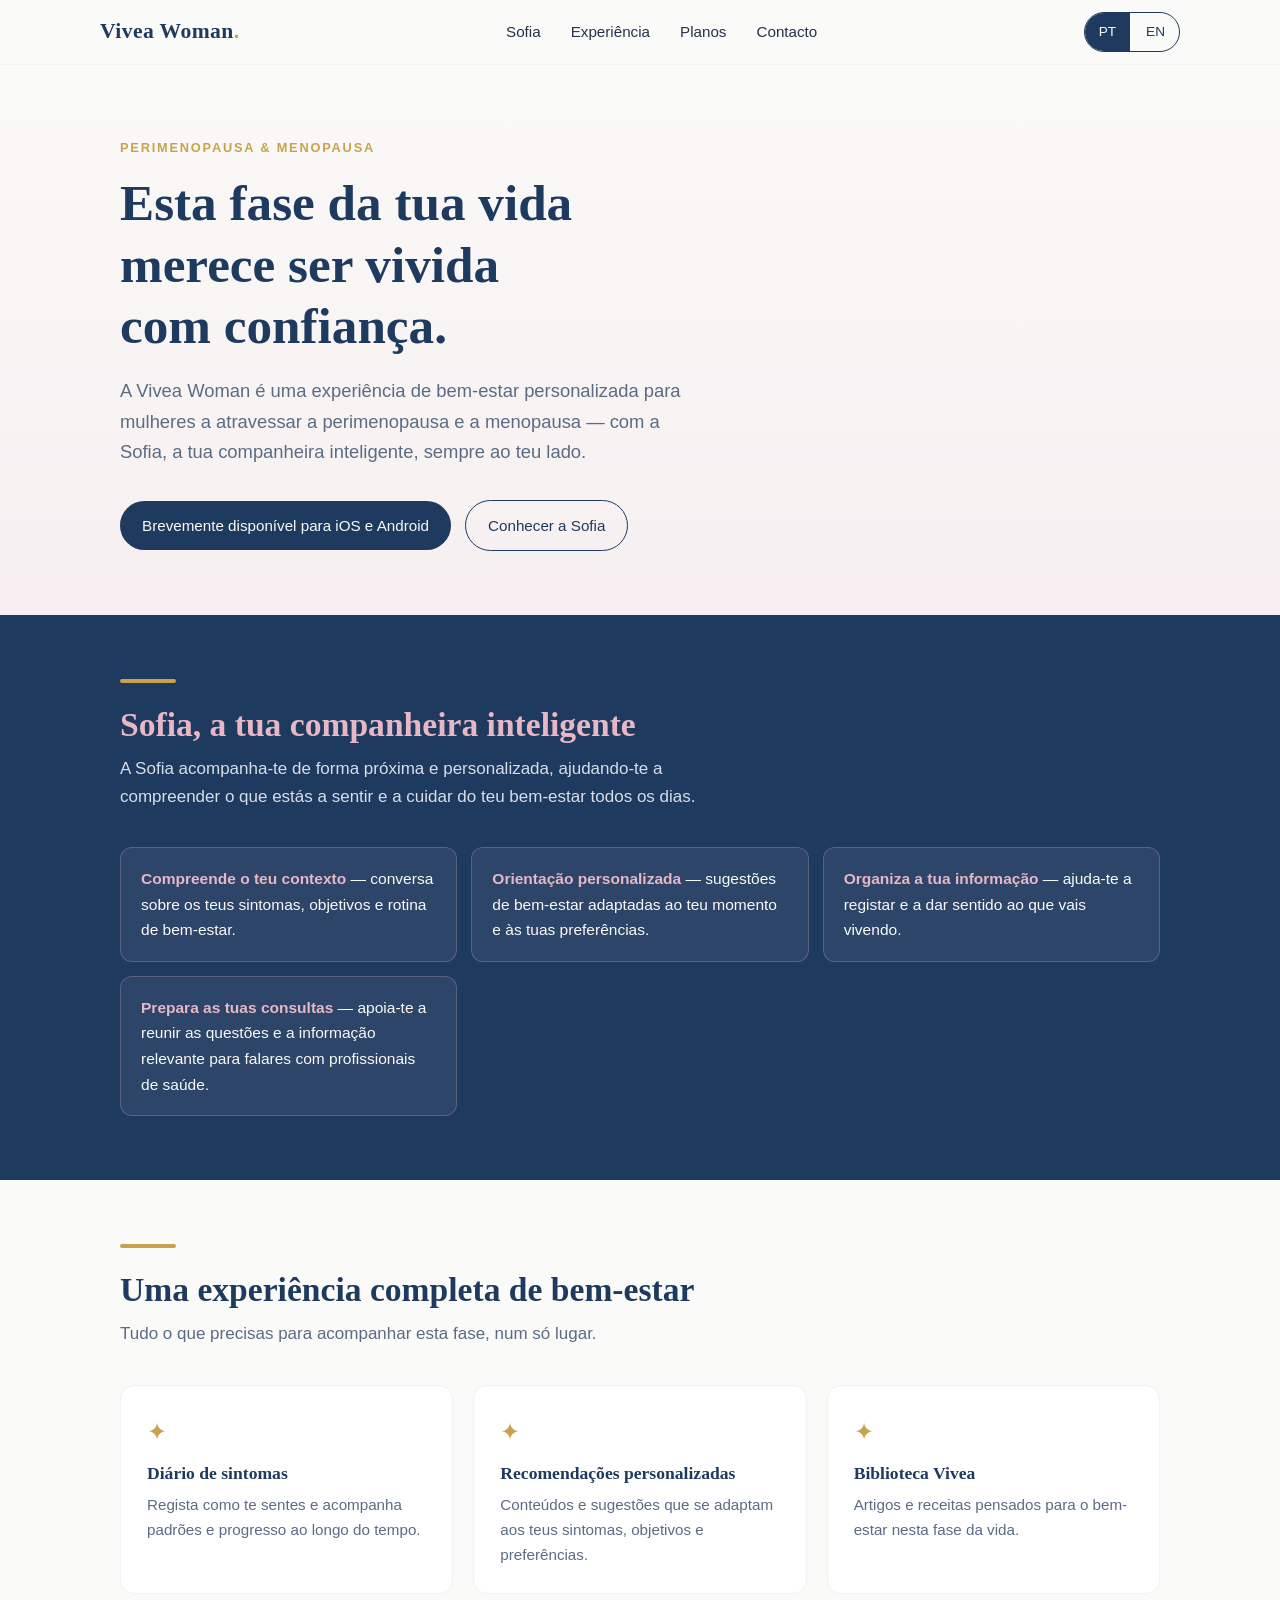
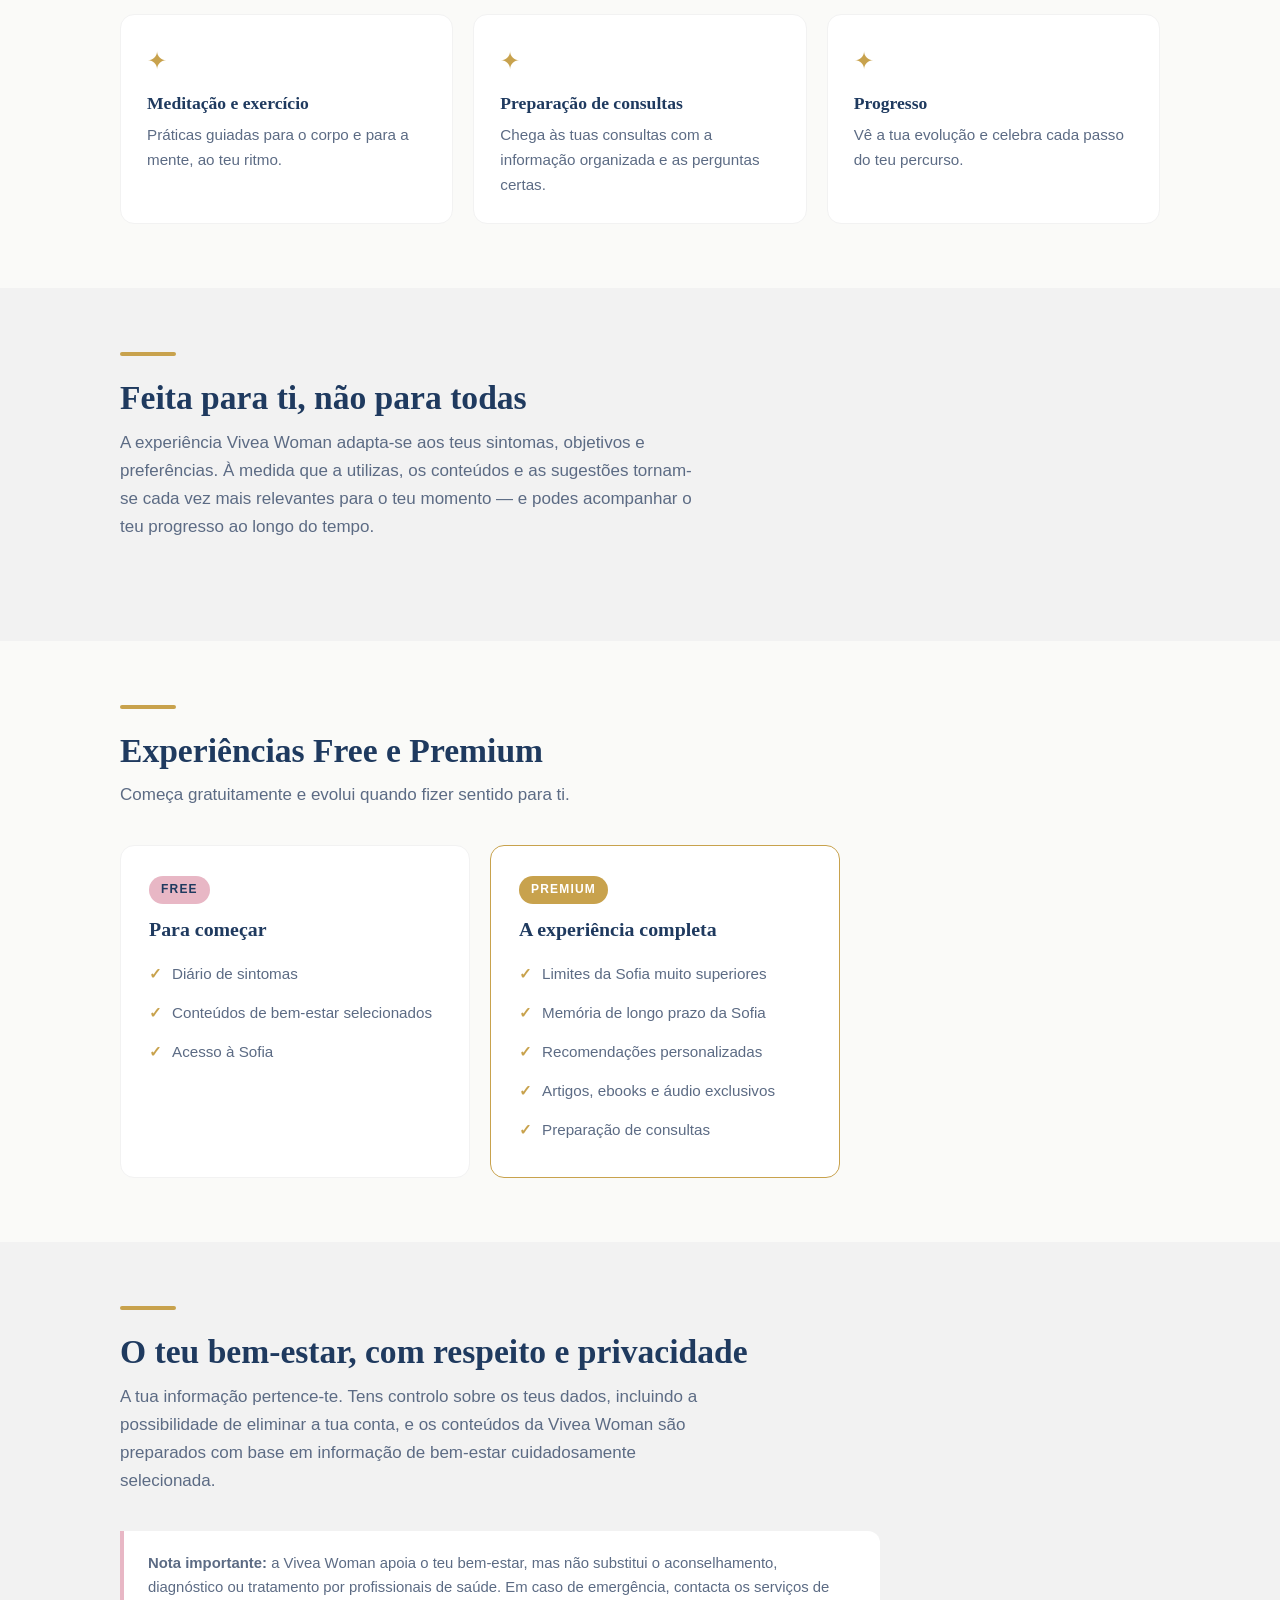
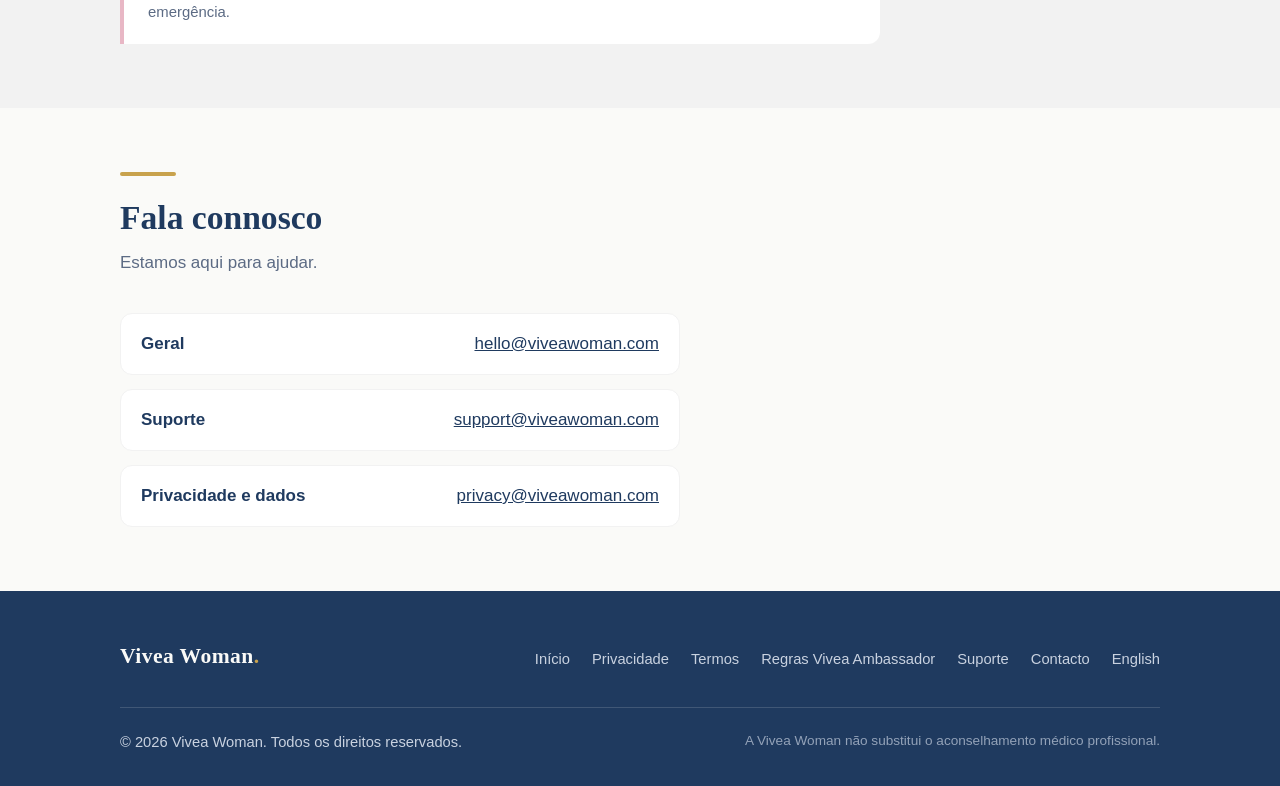
<file: index.html>
<!DOCTYPE html>
<html lang="pt-PT">
<head>
  <meta charset="UTF-8">
  <meta name="viewport" content="width=device-width, initial-scale=1">
  <title>Vivea Woman — A tua companheira na perimenopausa e menopausa</title>
  <meta name="description" content="Vivea Woman apoia mulheres na perimenopausa e menopausa com a Sofia, uma companheira inteligente, diário de sintomas, conteúdos de bem-estar e recomendações personalizadas.">
  <link rel="canonical" href="https://viveawoman.com/">
  <link rel="alternate" hreflang="pt-PT" href="https://viveawoman.com/">
  <link rel="alternate" hreflang="en" href="https://viveawoman.com/en/">
  <link rel="alternate" hreflang="x-default" href="https://viveawoman.com/">
  <meta property="og:title" content="Vivea Woman — A tua companheira na perimenopausa e menopausa">
  <meta property="og:description" content="Sofia, diário de sintomas, conteúdos de bem-estar e recomendações personalizadas para esta fase da tua vida.">
  <meta property="og:url" content="https://viveawoman.com/">
  <meta property="og:site_name" content="Vivea Woman">
  <meta property="og:type" content="website">
  <meta property="og:locale" content="pt_PT">
  <link rel="icon" type="image/svg+xml" href="/assets/favicon.svg">
  <link rel="stylesheet" href="/assets/style.css">
</head>
<body>
  <header class="site-header">
    <div class="container header-inner">
      <a class="brand" href="/">Vivea Woman<span class="dot">.</span></a>
      <nav class="main-nav" aria-label="Navegação principal">
        <a href="#sofia">Sofia</a>
        <a href="#experiencia">Experiência</a>
        <a href="#planos">Planos</a>
        <a href="#contacto">Contacto</a>
      </nav>
      <nav class="lang-switch" aria-label="Idioma">
        <span aria-current="page" lang="pt-PT">PT</span>
        <a href="/en/" lang="en" hreflang="en">EN</a>
      </nav>
    </div>
  </header>

  <main>
    <section class="hero">
      <div class="container">
        <p class="eyebrow">Perimenopausa &amp; Menopausa</p>
        <h1>Esta fase da tua vida merece ser vivida com confiança.</h1>
        <p class="lead">A Vivea Woman é uma experiência de bem-estar personalizada para mulheres a atravessar a perimenopausa e a menopausa — com a Sofia, a tua companheira inteligente, sempre ao teu lado.</p>
        <div class="cta-row">
          <span class="pill">Brevemente disponível para iOS e Android</span>
          <a class="pill outline" href="#sofia">Conhecer a Sofia</a>
        </div>
      </div>
    </section>

    <section id="sofia" class="sofia">
      <div class="container">
        <div class="accent-bar"></div>
        <h2 class="section-title">Sofia, a tua companheira inteligente</h2>
        <p class="section-sub">A Sofia acompanha-te de forma próxima e personalizada, ajudando-te a compreender o que estás a sentir e a cuidar do teu bem-estar todos os dias.</p>
        <ul>
          <li><strong>Compreende o teu contexto</strong> — conversa sobre os teus sintomas, objetivos e rotina de bem-estar.</li>
          <li><strong>Orientação personalizada</strong> — sugestões de bem-estar adaptadas ao teu momento e às tuas preferências.</li>
          <li><strong>Organiza a tua informação</strong> — ajuda-te a registar e a dar sentido ao que vais vivendo.</li>
          <li><strong>Prepara as tuas consultas</strong> — apoia-te a reunir as questões e a informação relevante para falares com profissionais de saúde.</li>
        </ul>
      </div>
    </section>

    <section id="experiencia">
      <div class="container">
        <div class="accent-bar"></div>
        <h2 class="section-title">Uma experiência completa de bem-estar</h2>
        <p class="section-sub">Tudo o que precisas para acompanhar esta fase, num só lugar.</p>
        <div class="grid">
          <div class="card"><div class="icon" aria-hidden="true">✦</div><h3>Diário de sintomas</h3><p>Regista como te sentes e acompanha padrões e progresso ao longo do tempo.</p></div>
          <div class="card"><div class="icon" aria-hidden="true">✦</div><h3>Recomendações personalizadas</h3><p>Conteúdos e sugestões que se adaptam aos teus sintomas, objetivos e preferências.</p></div>
          <div class="card"><div class="icon" aria-hidden="true">✦</div><h3>Biblioteca Vivea</h3><p>Artigos e receitas pensados para o bem-estar nesta fase da vida.</p></div>
          <div class="card"><div class="icon" aria-hidden="true">✦</div><h3>Meditação e exercício</h3><p>Práticas guiadas para o corpo e para a mente, ao teu ritmo.</p></div>
          <div class="card"><div class="icon" aria-hidden="true">✦</div><h3>Preparação de consultas</h3><p>Chega às tuas consultas com a informação organizada e as perguntas certas.</p></div>
          <div class="card"><div class="icon" aria-hidden="true">✦</div><h3>Progresso</h3><p>Vê a tua evolução e celebra cada passo do teu percurso.</p></div>
        </div>
      </div>
    </section>

    <section class="alt">
      <div class="container">
        <div class="accent-bar"></div>
        <h2 class="section-title">Feita para ti, não para todas</h2>
        <p class="section-sub">A experiência Vivea Woman adapta-se aos teus sintomas, objetivos e preferências. À medida que a utilizas, os conteúdos e as sugestões tornam-se cada vez mais relevantes para o teu momento — e podes acompanhar o teu progresso ao longo do tempo.</p>
      </div>
    </section>

    <section id="planos">
      <div class="container">
        <div class="accent-bar"></div>
        <h2 class="section-title">Experiências Free e Premium</h2>
        <p class="section-sub">Começa gratuitamente e evolui quando fizer sentido para ti.</p>
        <div class="plans">
          <div class="plan">
            <span class="tag">Free</span>
            <h3>Para começar</h3>
            <ul>
              <li>Diário de sintomas</li>
              <li>Conteúdos de bem-estar selecionados</li>
              <li>Acesso à Sofia</li>
            </ul>
          </div>
          <div class="plan premium">
            <span class="tag">Premium</span>
            <h3>A experiência completa</h3>
            <ul>
              <li>Limites da Sofia muito superiores</li>
              <li>Memória de longo prazo da Sofia</li>
              <li>Recomendações personalizadas</li>
              <li>Artigos, ebooks e áudio exclusivos</li>
              <li>Preparação de consultas</li>
            </ul>
          </div>
        </div>
      </div>
    </section>

    <section class="alt">
      <div class="container">
        <div class="accent-bar"></div>
        <h2 class="section-title">O teu bem-estar, com respeito e privacidade</h2>
        <p class="section-sub">A tua informação pertence-te. Tens controlo sobre os teus dados, incluindo a possibilidade de eliminar a tua conta, e os conteúdos da Vivea Woman são preparados com base em informação de bem-estar cuidadosamente selecionada.</p>
        <div class="disclaimer">
          <p><strong>Nota importante:</strong> a Vivea Woman apoia o teu bem-estar, mas não substitui o aconselhamento, diagnóstico ou tratamento por profissionais de saúde. Em caso de emergência, contacta os serviços de emergência.</p>
        </div>
      </div>
    </section>

    <section id="contacto">
      <div class="container">
        <div class="accent-bar"></div>
        <h2 class="section-title">Fala connosco</h2>
        <p class="section-sub">Estamos aqui para ajudar.</p>
        <ul class="contact-list">
          <li><span class="label">Geral</span><a href="mailto:hello@viveawoman.com">hello@viveawoman.com</a></li>
          <li><span class="label">Suporte</span><a href="mailto:support@viveawoman.com">support@viveawoman.com</a></li>
          <li><span class="label">Privacidade e dados</span><a href="mailto:privacy@viveawoman.com">privacy@viveawoman.com</a></li>
        </ul>
      </div>
    </section>
  </main>

  <footer class="site-footer">
    <div class="container">
      <div class="footer-grid">
        <a class="brand" href="/">Vivea Woman<span class="dot">.</span></a>
        <ul class="footer-nav">
          <li><a href="/">Início</a></li>
          <li><a href="/privacy/">Privacidade</a></li>
          <li><a href="/terms/">Termos</a></li>
          <li><a href="/ambassador-rules/">Regras Vivea Ambassador</a></li>
          <li><a href="/support/">Suporte</a></li>
          <li><a href="#contacto">Contacto</a></li>
          <li><a href="/en/" lang="en" hreflang="en">English</a></li>
        </ul>
      </div>
      <div class="footer-bottom">
        <p>© 2026 Vivea Woman. Todos os direitos reservados.</p>
        <p class="small">A Vivea Woman não substitui o aconselhamento médico profissional.</p>
      </div>
    </div>
  </footer>
</body>
</html>
</file>
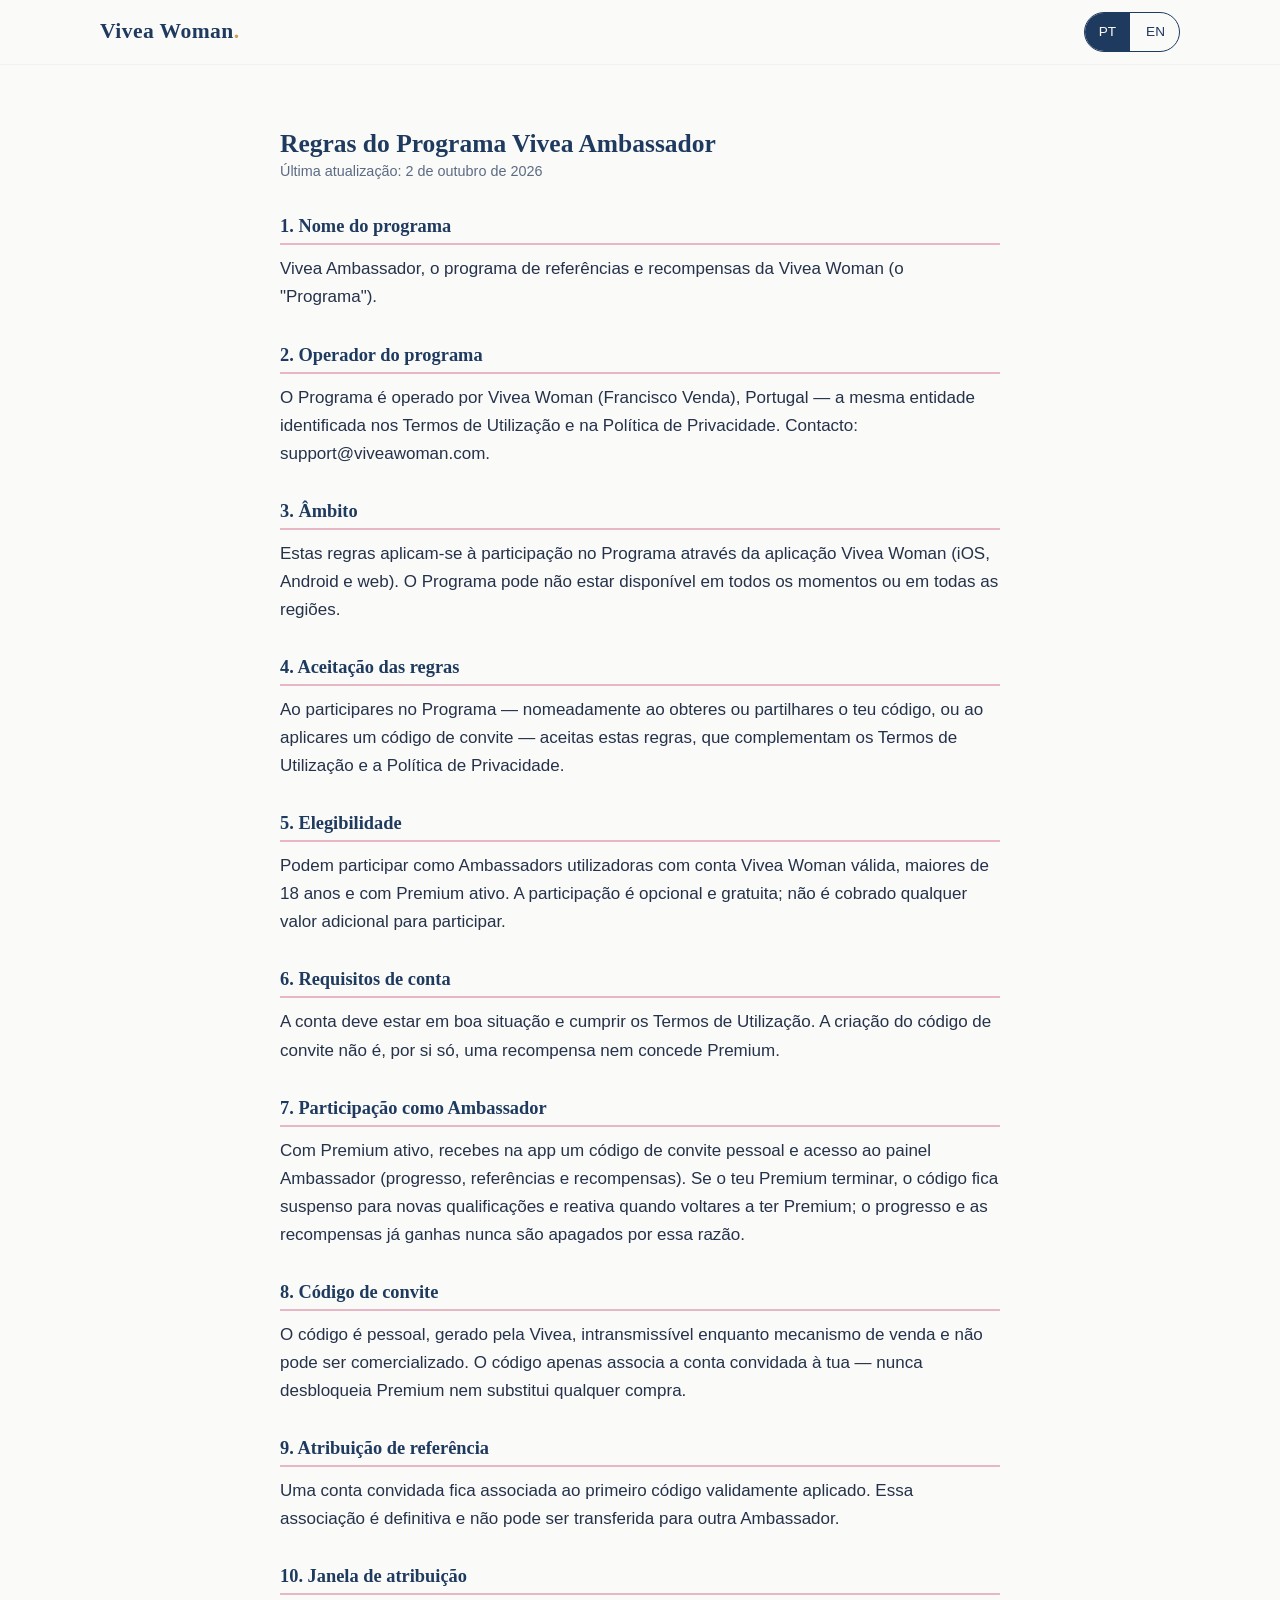
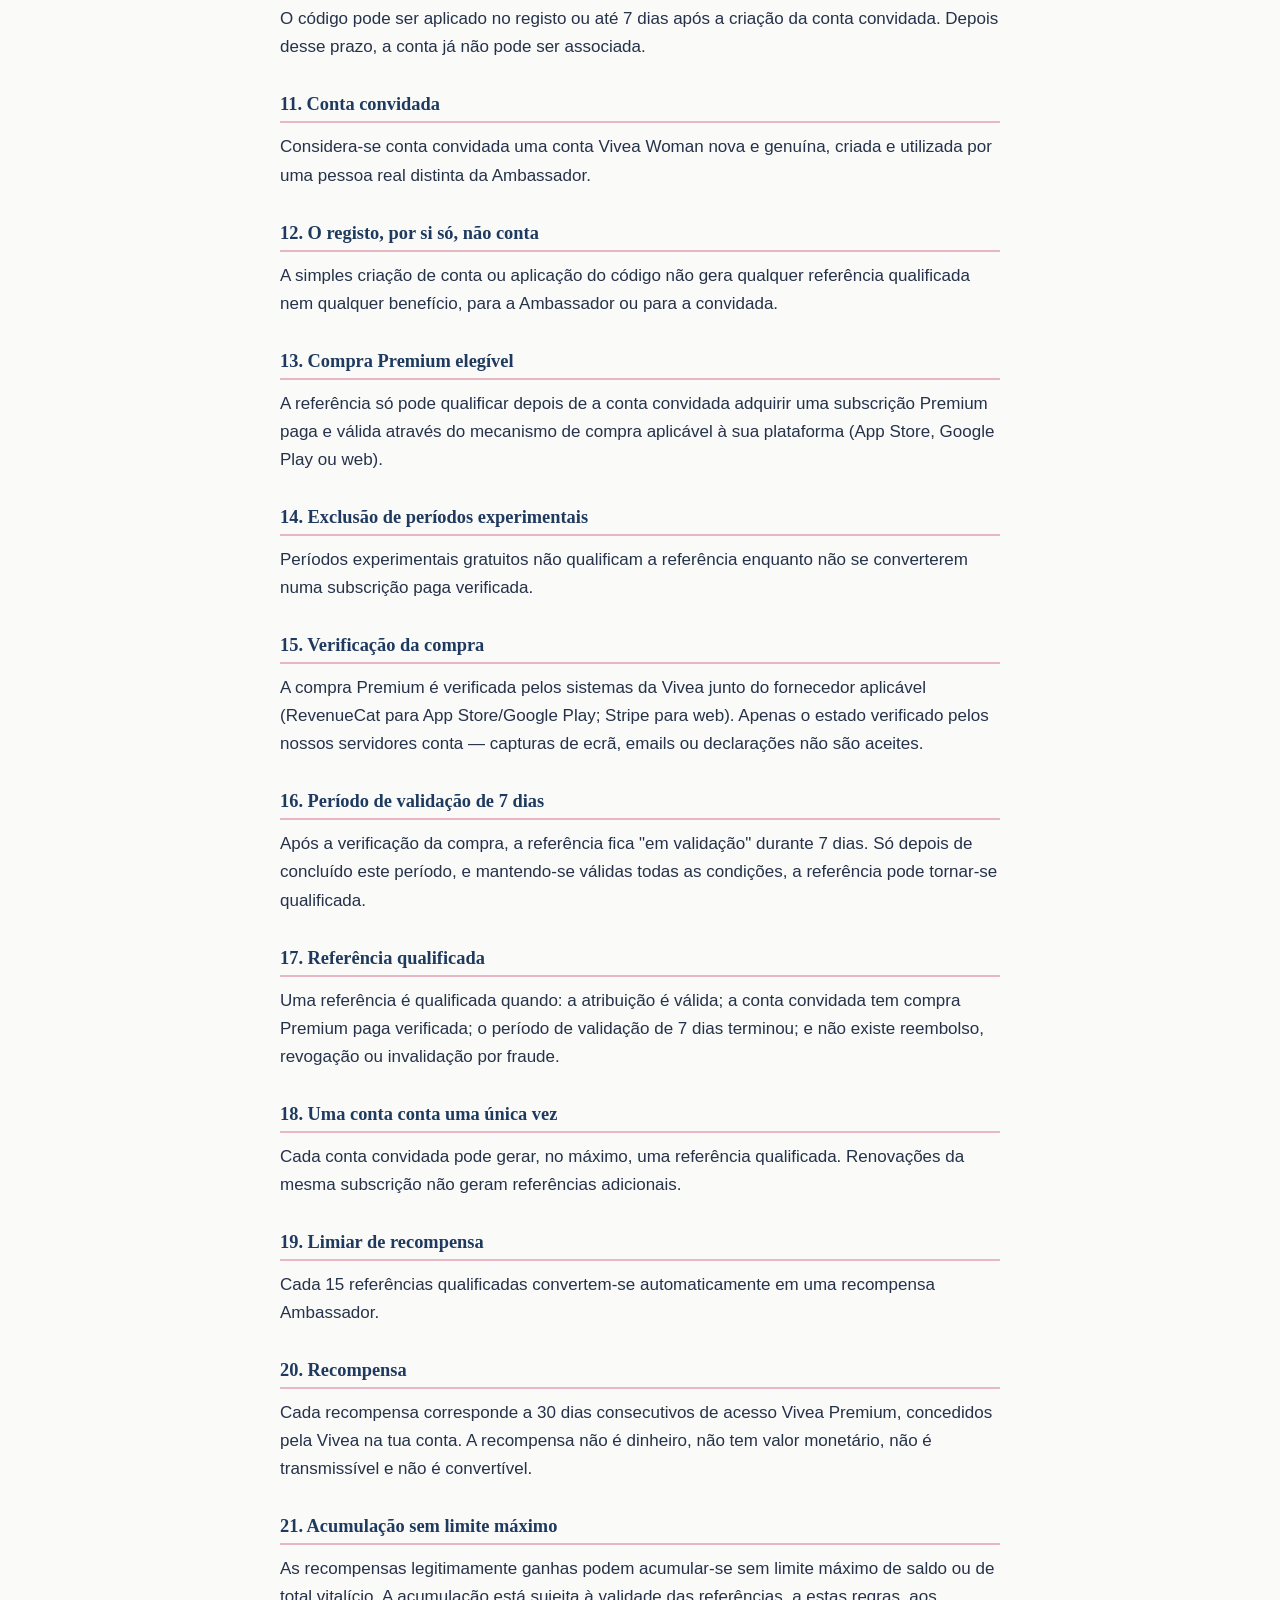
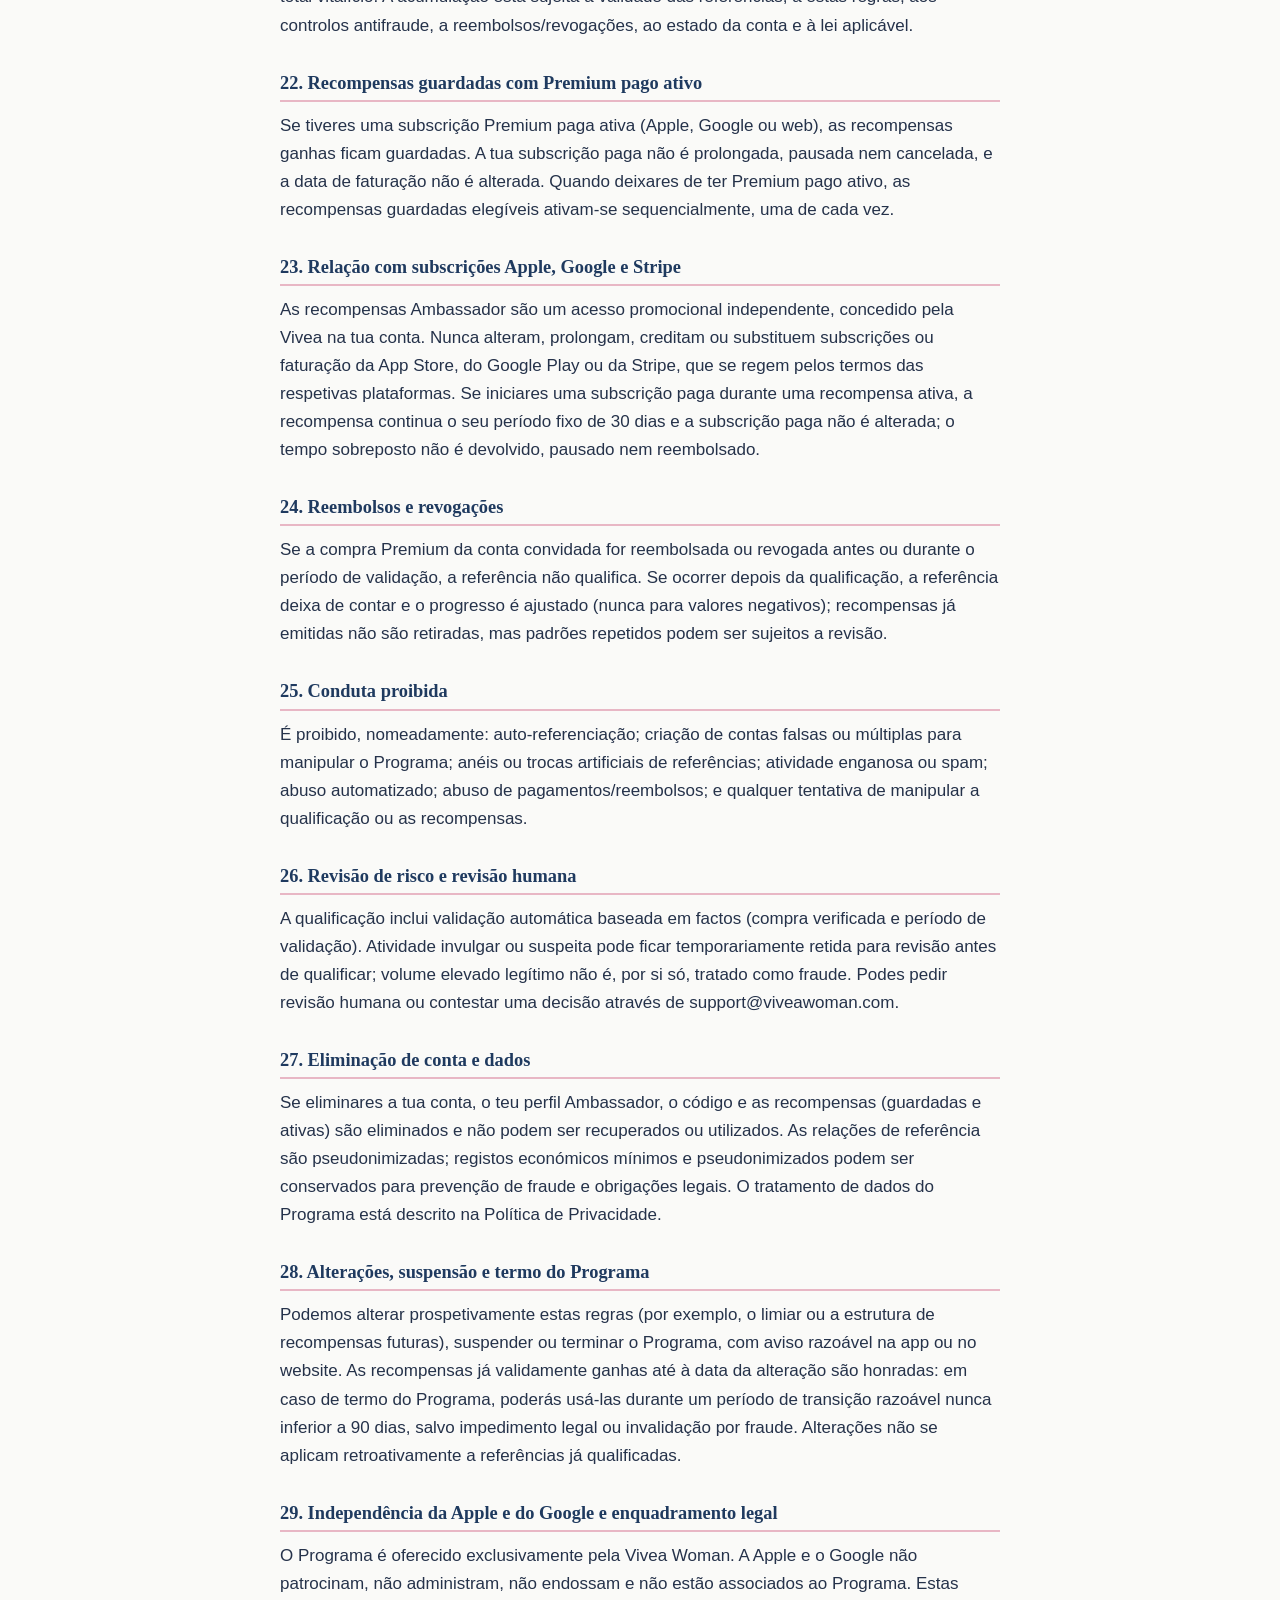
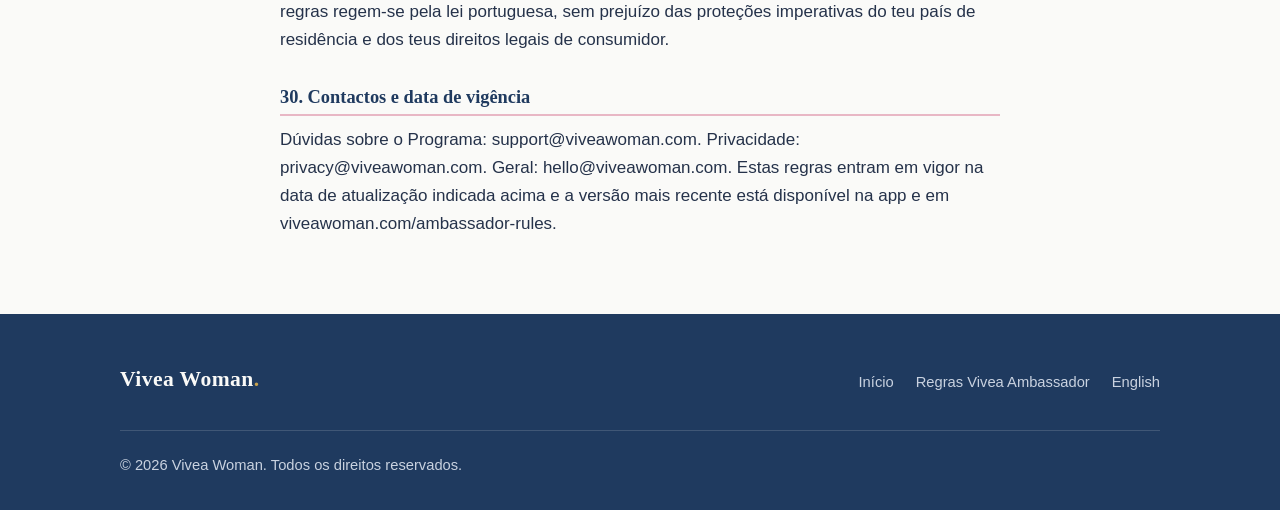
<file: ambassador-rules/index.html>
<!DOCTYPE html>
<html lang="pt-PT">
<head>
  <meta charset="UTF-8">
  <meta name="viewport" content="width=device-width, initial-scale=1">
  <title>Regras do Programa Vivea Ambassador — Vivea Woman</title>
  <meta name="description" content="Regras oficiais do programa de referências Vivea Ambassador: elegibilidade, referências válidas, recompensas de 30 dias e proteção antifraude.">
  <link rel="canonical" href="https://viveawoman.com/ambassador-rules/">
  <link rel="alternate" hreflang="pt-PT" href="https://viveawoman.com/ambassador-rules/">
  <link rel="alternate" hreflang="en" href="https://viveawoman.com/en/ambassador-rules/">
  <link rel="alternate" hreflang="x-default" href="https://viveawoman.com/ambassador-rules/">
  <meta property="og:title" content="Regras do Programa Vivea Ambassador — Vivea Woman">
  <meta property="og:url" content="https://viveawoman.com/ambassador-rules/">
  <meta property="og:site_name" content="Vivea Woman">
  <meta property="og:type" content="article">
  <link rel="icon" type="image/svg+xml" href="/assets/favicon.svg">
  <link rel="stylesheet" href="/assets/style.css">
  <style>
    .policy{max-width:760px}
    .policy h2{font-size:1.15rem;margin:32px 0 10px;border-bottom:2px solid var(--blush);padding-bottom:6px}
    .policy p{margin-bottom:12px;color:var(--ink)}
    .policy .updated{color:var(--muted);font-size:.9rem;margin-bottom:8px}
  </style>
</head>
<body>
  <header class="site-header">
    <div class="container header-inner">
      <a class="brand" href="/">Vivea Woman<span class="dot">.</span></a>
      <nav class="lang-switch" aria-label="Idioma">
        <span aria-current="page" lang="pt-PT">PT</span>
        <a href="/en/ambassador-rules/" lang="en" hreflang="en">EN</a>
      </nav>
    </div>
  </header>
  <main>
    <section>
      <div class="container policy">
        <h1>Regras do Programa Vivea Ambassador</h1>
        <p class="updated">Última atualização: 2 de outubro de 2026</p>
        <h2>1. Nome do programa</h2>
        <p>Vivea Ambassador, o programa de referências e recompensas da Vivea Woman (o "Programa").</p>
        <h2>2. Operador do programa</h2>
        <p>O Programa é operado por Vivea Woman (Francisco Venda), Portugal — a mesma entidade identificada nos Termos de Utilização e na Política de Privacidade. Contacto: support@viveawoman.com.</p>
        <h2>3. Âmbito</h2>
        <p>Estas regras aplicam-se à participação no Programa através da aplicação Vivea Woman (iOS, Android e web). O Programa pode não estar disponível em todos os momentos ou em todas as regiões.</p>
        <h2>4. Aceitação das regras</h2>
        <p>Ao participares no Programa — nomeadamente ao obteres ou partilhares o teu código, ou ao aplicares um código de convite — aceitas estas regras, que complementam os Termos de Utilização e a Política de Privacidade.</p>
        <h2>5. Elegibilidade</h2>
        <p>Podem participar como Ambassadors utilizadoras com conta Vivea Woman válida, maiores de 18 anos e com Premium ativo. A participação é opcional e gratuita; não é cobrado qualquer valor adicional para participar.</p>
        <h2>6. Requisitos de conta</h2>
        <p>A conta deve estar em boa situação e cumprir os Termos de Utilização. A criação do código de convite não é, por si só, uma recompensa nem concede Premium.</p>
        <h2>7. Participação como Ambassador</h2>
        <p>Com Premium ativo, recebes na app um código de convite pessoal e acesso ao painel Ambassador (progresso, referências e recompensas). Se o teu Premium terminar, o código fica suspenso para novas qualificações e reativa quando voltares a ter Premium; o progresso e as recompensas já ganhas nunca são apagados por essa razão.</p>
        <h2>8. Código de convite</h2>
        <p>O código é pessoal, gerado pela Vivea, intransmissível enquanto mecanismo de venda e não pode ser comercializado. O código apenas associa a conta convidada à tua — nunca desbloqueia Premium nem substitui qualquer compra.</p>
        <h2>9. Atribuição de referência</h2>
        <p>Uma conta convidada fica associada ao primeiro código validamente aplicado. Essa associação é definitiva e não pode ser transferida para outra Ambassador.</p>
        <h2>10. Janela de atribuição</h2>
        <p>O código pode ser aplicado no registo ou até 7 dias após a criação da conta convidada. Depois desse prazo, a conta já não pode ser associada.</p>
        <h2>11. Conta convidada</h2>
        <p>Considera-se conta convidada uma conta Vivea Woman nova e genuína, criada e utilizada por uma pessoa real distinta da Ambassador.</p>
        <h2>12. O registo, por si só, não conta</h2>
        <p>A simples criação de conta ou aplicação do código não gera qualquer referência qualificada nem qualquer benefício, para a Ambassador ou para a convidada.</p>
        <h2>13. Compra Premium elegível</h2>
        <p>A referência só pode qualificar depois de a conta convidada adquirir uma subscrição Premium paga e válida através do mecanismo de compra aplicável à sua plataforma (App Store, Google Play ou web).</p>
        <h2>14. Exclusão de períodos experimentais</h2>
        <p>Períodos experimentais gratuitos não qualificam a referência enquanto não se converterem numa subscrição paga verificada.</p>
        <h2>15. Verificação da compra</h2>
        <p>A compra Premium é verificada pelos sistemas da Vivea junto do fornecedor aplicável (RevenueCat para App Store/Google Play; Stripe para web). Apenas o estado verificado pelos nossos servidores conta — capturas de ecrã, emails ou declarações não são aceites.</p>
        <h2>16. Período de validação de 7 dias</h2>
        <p>Após a verificação da compra, a referência fica "em validação" durante 7 dias. Só depois de concluído este período, e mantendo-se válidas todas as condições, a referência pode tornar-se qualificada.</p>
        <h2>17. Referência qualificada</h2>
        <p>Uma referência é qualificada quando: a atribuição é válida; a conta convidada tem compra Premium paga verificada; o período de validação de 7 dias terminou; e não existe reembolso, revogação ou invalidação por fraude.</p>
        <h2>18. Uma conta conta uma única vez</h2>
        <p>Cada conta convidada pode gerar, no máximo, uma referência qualificada. Renovações da mesma subscrição não geram referências adicionais.</p>
        <h2>19. Limiar de recompensa</h2>
        <p>Cada 15 referências qualificadas convertem-se automaticamente em uma recompensa Ambassador.</p>
        <h2>20. Recompensa</h2>
        <p>Cada recompensa corresponde a 30 dias consecutivos de acesso Vivea Premium, concedidos pela Vivea na tua conta. A recompensa não é dinheiro, não tem valor monetário, não é transmissível e não é convertível.</p>
        <h2>21. Acumulação sem limite máximo</h2>
        <p>As recompensas legitimamente ganhas podem acumular-se sem limite máximo de saldo ou de total vitalício. A acumulação está sujeita à validade das referências, a estas regras, aos controlos antifraude, a reembolsos/revogações, ao estado da conta e à lei aplicável.</p>
        <h2>22. Recompensas guardadas com Premium pago ativo</h2>
        <p>Se tiveres uma subscrição Premium paga ativa (Apple, Google ou web), as recompensas ganhas ficam guardadas. A tua subscrição paga não é prolongada, pausada nem cancelada, e a data de faturação não é alterada. Quando deixares de ter Premium pago ativo, as recompensas guardadas elegíveis ativam-se sequencialmente, uma de cada vez.</p>
        <h2>23. Relação com subscrições Apple, Google e Stripe</h2>
        <p>As recompensas Ambassador são um acesso promocional independente, concedido pela Vivea na tua conta. Nunca alteram, prolongam, creditam ou substituem subscrições ou faturação da App Store, do Google Play ou da Stripe, que se regem pelos termos das respetivas plataformas. Se iniciares uma subscrição paga durante uma recompensa ativa, a recompensa continua o seu período fixo de 30 dias e a subscrição paga não é alterada; o tempo sobreposto não é devolvido, pausado nem reembolsado.</p>
        <h2>24. Reembolsos e revogações</h2>
        <p>Se a compra Premium da conta convidada for reembolsada ou revogada antes ou durante o período de validação, a referência não qualifica. Se ocorrer depois da qualificação, a referência deixa de contar e o progresso é ajustado (nunca para valores negativos); recompensas já emitidas não são retiradas, mas padrões repetidos podem ser sujeitos a revisão.</p>
        <h2>25. Conduta proibida</h2>
        <p>É proibido, nomeadamente: auto-referenciação; criação de contas falsas ou múltiplas para manipular o Programa; anéis ou trocas artificiais de referências; atividade enganosa ou spam; abuso automatizado; abuso de pagamentos/reembolsos; e qualquer tentativa de manipular a qualificação ou as recompensas.</p>
        <h2>26. Revisão de risco e revisão humana</h2>
        <p>A qualificação inclui validação automática baseada em factos (compra verificada e período de validação). Atividade invulgar ou suspeita pode ficar temporariamente retida para revisão antes de qualificar; volume elevado legítimo não é, por si só, tratado como fraude. Podes pedir revisão humana ou contestar uma decisão através de support@viveawoman.com.</p>
        <h2>27. Eliminação de conta e dados</h2>
        <p>Se eliminares a tua conta, o teu perfil Ambassador, o código e as recompensas (guardadas e ativas) são eliminados e não podem ser recuperados ou utilizados. As relações de referência são pseudonimizadas; registos económicos mínimos e pseudonimizados podem ser conservados para prevenção de fraude e obrigações legais. O tratamento de dados do Programa está descrito na Política de Privacidade.</p>
        <h2>28. Alterações, suspensão e termo do Programa</h2>
        <p>Podemos alterar prospetivamente estas regras (por exemplo, o limiar ou a estrutura de recompensas futuras), suspender ou terminar o Programa, com aviso razoável na app ou no website. As recompensas já validamente ganhas até à data da alteração são honradas: em caso de termo do Programa, poderás usá-las durante um período de transição razoável nunca inferior a 90 dias, salvo impedimento legal ou invalidação por fraude. Alterações não se aplicam retroativamente a referências já qualificadas.</p>
        <h2>29. Independência da Apple e do Google e enquadramento legal</h2>
        <p>O Programa é oferecido exclusivamente pela Vivea Woman. A Apple e o Google não patrocinam, não administram, não endossam e não estão associados ao Programa. Estas regras regem-se pela lei portuguesa, sem prejuízo das proteções imperativas do teu país de residência e dos teus direitos legais de consumidor.</p>
        <h2>30. Contactos e data de vigência</h2>
        <p>Dúvidas sobre o Programa: support@viveawoman.com. Privacidade: privacy@viveawoman.com. Geral: hello@viveawoman.com. Estas regras entram em vigor na data de atualização indicada acima e a versão mais recente está disponível na app e em viveawoman.com/ambassador-rules.</p>
      </div>
    </section>
  </main>
  <footer class="site-footer">
    <div class="container">
      <div class="footer-grid">
        <a class="brand" href="/">Vivea Woman<span class="dot">.</span></a>
        <ul class="footer-nav">
          <li><a href="/">Início</a></li>
          <li><a href="/ambassador-rules/" aria-current="page">Regras Vivea Ambassador</a></li>
          <li><a href="/en/ambassador-rules/" lang="en" hreflang="en">English</a></li>
        </ul>
      </div>
      <div class="footer-bottom">
        <p>© 2026 Vivea Woman. Todos os direitos reservados.</p>
      </div>
    </div>
  </footer>
</body>
</html>
</file>
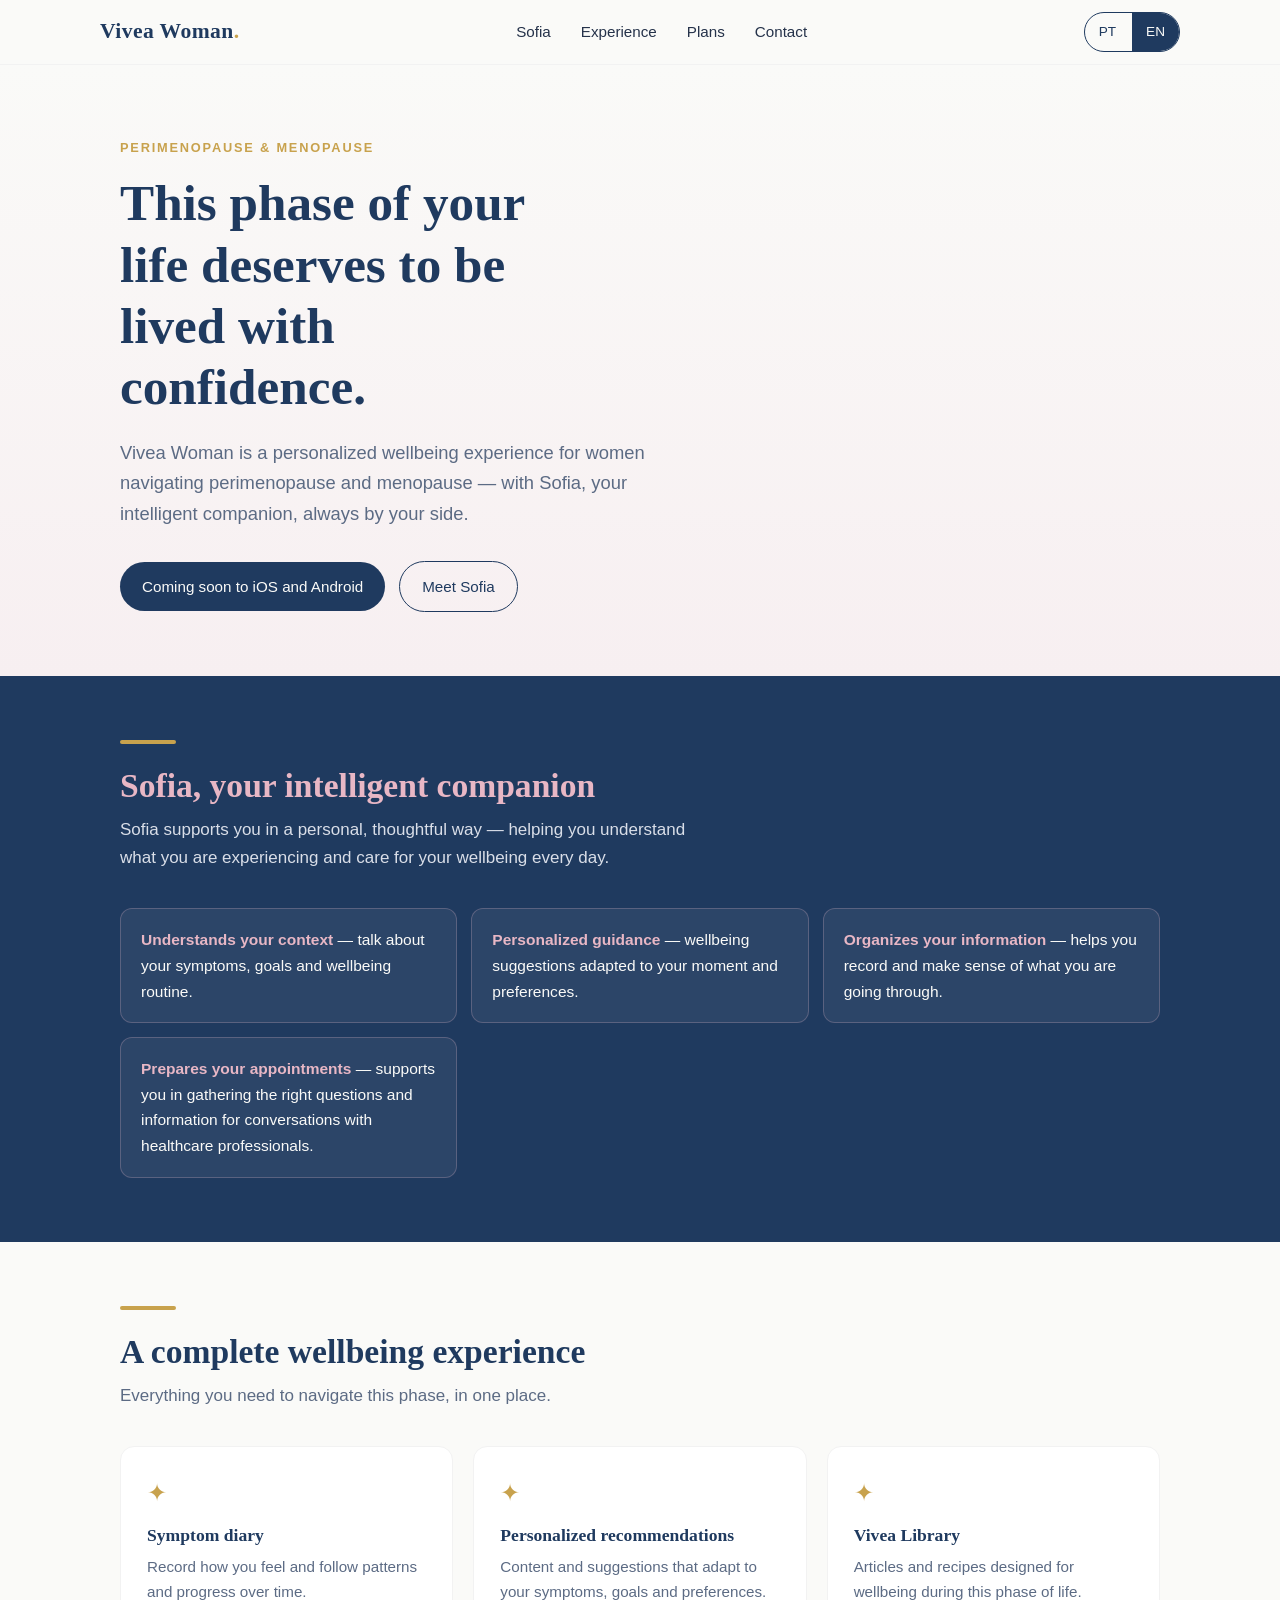
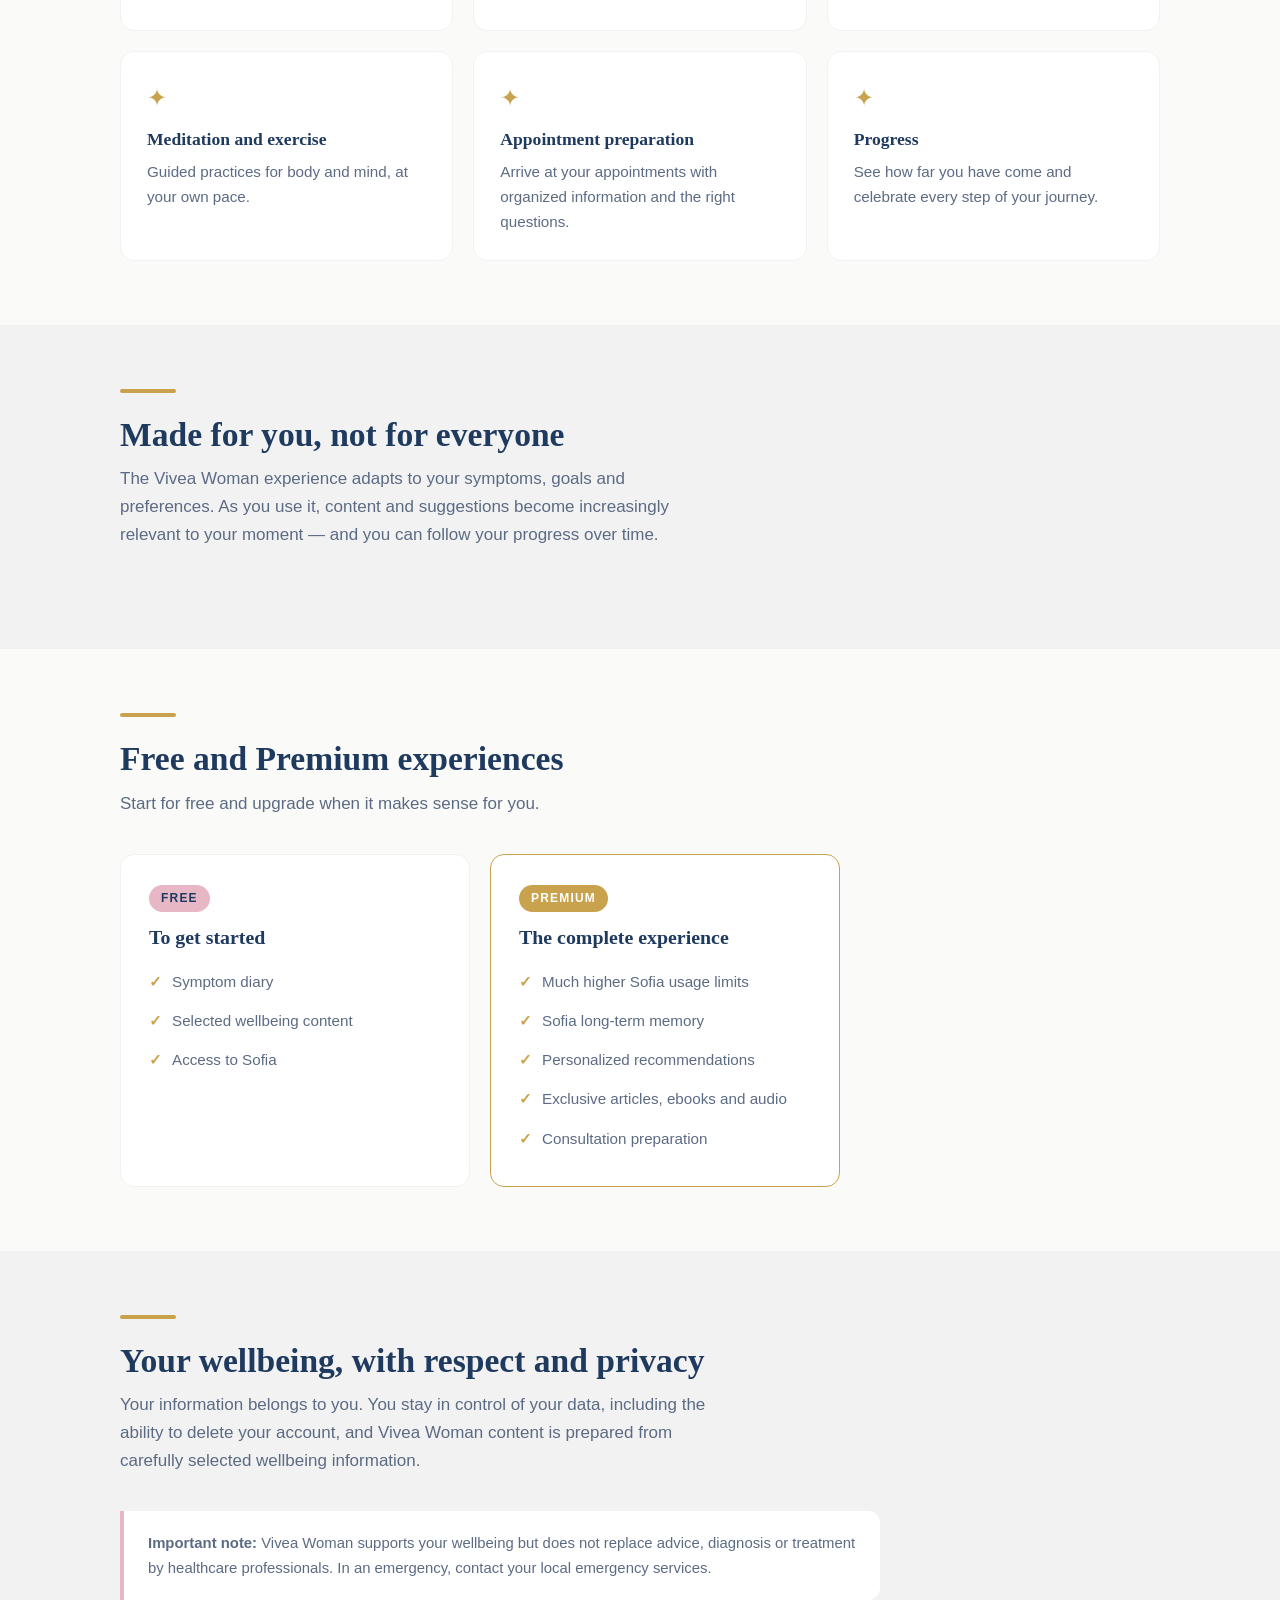
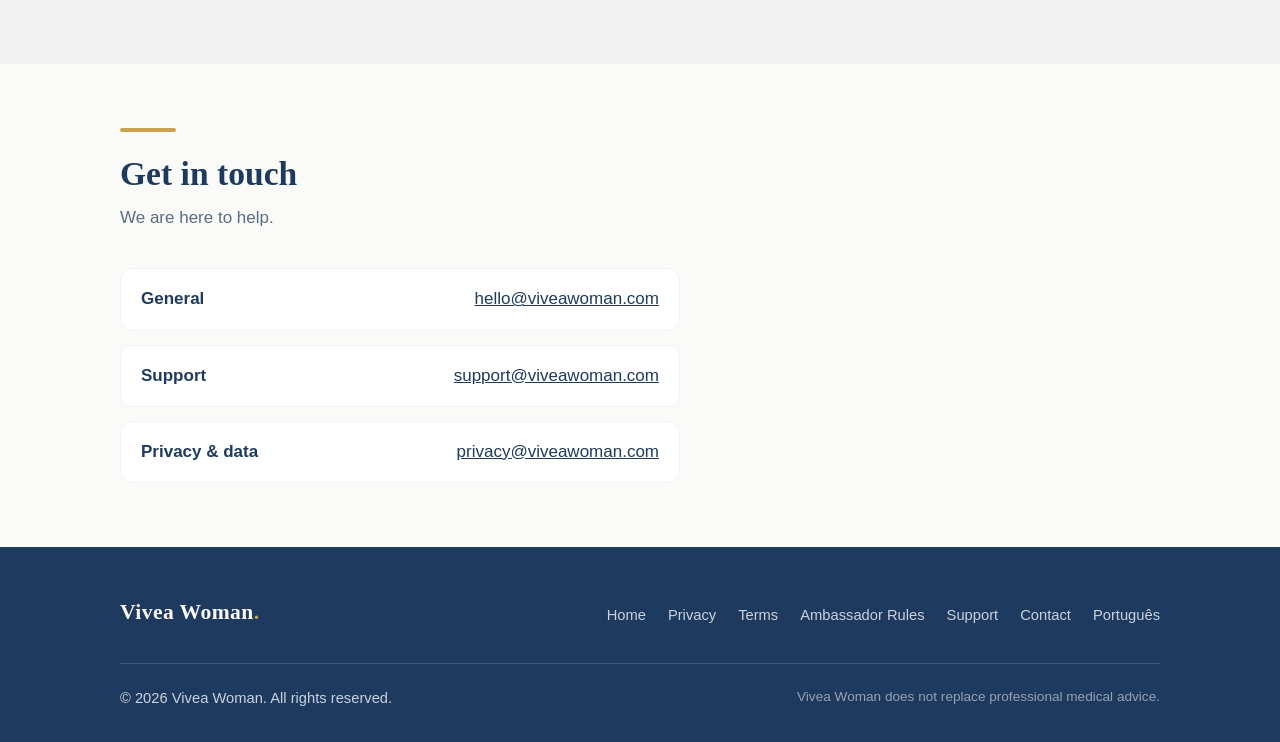
<file: en/index.html>
<!DOCTYPE html>
<html lang="en">
<head>
  <meta charset="UTF-8">
  <meta name="viewport" content="width=device-width, initial-scale=1">
  <title>Vivea Woman — Your companion through perimenopause and menopause</title>
  <meta name="description" content="Vivea Woman supports women through perimenopause and menopause with Sofia, an intelligent companion, a symptom diary, wellbeing content and personalized recommendations.">
  <link rel="canonical" href="https://viveawoman.com/en/">
  <link rel="alternate" hreflang="pt-PT" href="https://viveawoman.com/">
  <link rel="alternate" hreflang="en" href="https://viveawoman.com/en/">
  <link rel="alternate" hreflang="x-default" href="https://viveawoman.com/">
  <meta property="og:title" content="Vivea Woman — Your companion through perimenopause and menopause">
  <meta property="og:description" content="Sofia, a symptom diary, wellbeing content and personalized recommendations for this phase of your life.">
  <meta property="og:url" content="https://viveawoman.com/en/">
  <meta property="og:site_name" content="Vivea Woman">
  <meta property="og:type" content="website">
  <meta property="og:locale" content="en_US">
  <link rel="icon" type="image/svg+xml" href="/assets/favicon.svg">
  <link rel="stylesheet" href="/assets/style.css">
</head>
<body>
  <header class="site-header">
    <div class="container header-inner">
      <a class="brand" href="/en/">Vivea Woman<span class="dot">.</span></a>
      <nav class="main-nav" aria-label="Main navigation">
        <a href="#sofia">Sofia</a>
        <a href="#experience">Experience</a>
        <a href="#plans">Plans</a>
        <a href="#contact">Contact</a>
      </nav>
      <nav class="lang-switch" aria-label="Language">
        <a href="/" lang="pt-PT" hreflang="pt-PT">PT</a>
        <span aria-current="page" lang="en">EN</span>
      </nav>
    </div>
  </header>

  <main>
    <section class="hero">
      <div class="container">
        <p class="eyebrow">Perimenopause &amp; Menopause</p>
        <h1>This phase of your life deserves to be lived with confidence.</h1>
        <p class="lead">Vivea Woman is a personalized wellbeing experience for women navigating perimenopause and menopause — with Sofia, your intelligent companion, always by your side.</p>
        <div class="cta-row">
          <span class="pill">Coming soon to iOS and Android</span>
          <a class="pill outline" href="#sofia">Meet Sofia</a>
        </div>
      </div>
    </section>

    <section id="sofia" class="sofia">
      <div class="container">
        <div class="accent-bar"></div>
        <h2 class="section-title">Sofia, your intelligent companion</h2>
        <p class="section-sub">Sofia supports you in a personal, thoughtful way — helping you understand what you are experiencing and care for your wellbeing every day.</p>
        <ul>
          <li><strong>Understands your context</strong> — talk about your symptoms, goals and wellbeing routine.</li>
          <li><strong>Personalized guidance</strong> — wellbeing suggestions adapted to your moment and preferences.</li>
          <li><strong>Organizes your information</strong> — helps you record and make sense of what you are going through.</li>
          <li><strong>Prepares your appointments</strong> — supports you in gathering the right questions and information for conversations with healthcare professionals.</li>
        </ul>
      </div>
    </section>

    <section id="experience">
      <div class="container">
        <div class="accent-bar"></div>
        <h2 class="section-title">A complete wellbeing experience</h2>
        <p class="section-sub">Everything you need to navigate this phase, in one place.</p>
        <div class="grid">
          <div class="card"><div class="icon" aria-hidden="true">✦</div><h3>Symptom diary</h3><p>Record how you feel and follow patterns and progress over time.</p></div>
          <div class="card"><div class="icon" aria-hidden="true">✦</div><h3>Personalized recommendations</h3><p>Content and suggestions that adapt to your symptoms, goals and preferences.</p></div>
          <div class="card"><div class="icon" aria-hidden="true">✦</div><h3>Vivea Library</h3><p>Articles and recipes designed for wellbeing during this phase of life.</p></div>
          <div class="card"><div class="icon" aria-hidden="true">✦</div><h3>Meditation and exercise</h3><p>Guided practices for body and mind, at your own pace.</p></div>
          <div class="card"><div class="icon" aria-hidden="true">✦</div><h3>Appointment preparation</h3><p>Arrive at your appointments with organized information and the right questions.</p></div>
          <div class="card"><div class="icon" aria-hidden="true">✦</div><h3>Progress</h3><p>See how far you have come and celebrate every step of your journey.</p></div>
        </div>
      </div>
    </section>

    <section class="alt">
      <div class="container">
        <div class="accent-bar"></div>
        <h2 class="section-title">Made for you, not for everyone</h2>
        <p class="section-sub">The Vivea Woman experience adapts to your symptoms, goals and preferences. As you use it, content and suggestions become increasingly relevant to your moment — and you can follow your progress over time.</p>
      </div>
    </section>

    <section id="plans">
      <div class="container">
        <div class="accent-bar"></div>
        <h2 class="section-title">Free and Premium experiences</h2>
        <p class="section-sub">Start for free and upgrade when it makes sense for you.</p>
        <div class="plans">
          <div class="plan">
            <span class="tag">Free</span>
            <h3>To get started</h3>
            <ul>
              <li>Symptom diary</li>
              <li>Selected wellbeing content</li>
              <li>Access to Sofia</li>
            </ul>
          </div>
          <div class="plan premium">
            <span class="tag">Premium</span>
            <h3>The complete experience</h3>
            <ul>
              <li>Much higher Sofia usage limits</li>
              <li>Sofia long-term memory</li>
              <li>Personalized recommendations</li>
              <li>Exclusive articles, ebooks and audio</li>
              <li>Consultation preparation</li>
            </ul>
          </div>
        </div>
      </div>
    </section>

    <section class="alt">
      <div class="container">
        <div class="accent-bar"></div>
        <h2 class="section-title">Your wellbeing, with respect and privacy</h2>
        <p class="section-sub">Your information belongs to you. You stay in control of your data, including the ability to delete your account, and Vivea Woman content is prepared from carefully selected wellbeing information.</p>
        <div class="disclaimer">
          <p><strong>Important note:</strong> Vivea Woman supports your wellbeing but does not replace advice, diagnosis or treatment by healthcare professionals. In an emergency, contact your local emergency services.</p>
        </div>
      </div>
    </section>

    <section id="contact">
      <div class="container">
        <div class="accent-bar"></div>
        <h2 class="section-title">Get in touch</h2>
        <p class="section-sub">We are here to help.</p>
        <ul class="contact-list">
          <li><span class="label">General</span><a href="mailto:hello@viveawoman.com">hello@viveawoman.com</a></li>
          <li><span class="label">Support</span><a href="mailto:support@viveawoman.com">support@viveawoman.com</a></li>
          <li><span class="label">Privacy &amp; data</span><a href="mailto:privacy@viveawoman.com">privacy@viveawoman.com</a></li>
        </ul>
      </div>
    </section>
  </main>

  <footer class="site-footer">
    <div class="container">
      <div class="footer-grid">
        <a class="brand" href="/en/">Vivea Woman<span class="dot">.</span></a>
        <ul class="footer-nav">
          <li><a href="/en/">Home</a></li>
          <li><a href="/en/privacy/">Privacy</a></li>
          <li><a href="/en/terms/">Terms</a></li>
          <li><a href="/en/ambassador-rules/">Ambassador Rules</a></li>
          <li><a href="/en/support/">Support</a></li>
          <li><a href="#contact">Contact</a></li>
          <li><a href="/" lang="pt-PT" hreflang="pt-PT">Português</a></li>
        </ul>
      </div>
      <div class="footer-bottom">
        <p>© 2026 Vivea Woman. All rights reserved.</p>
        <p class="small">Vivea Woman does not replace professional medical advice.</p>
      </div>
    </div>
  </footer>
</body>
</html>
</file>
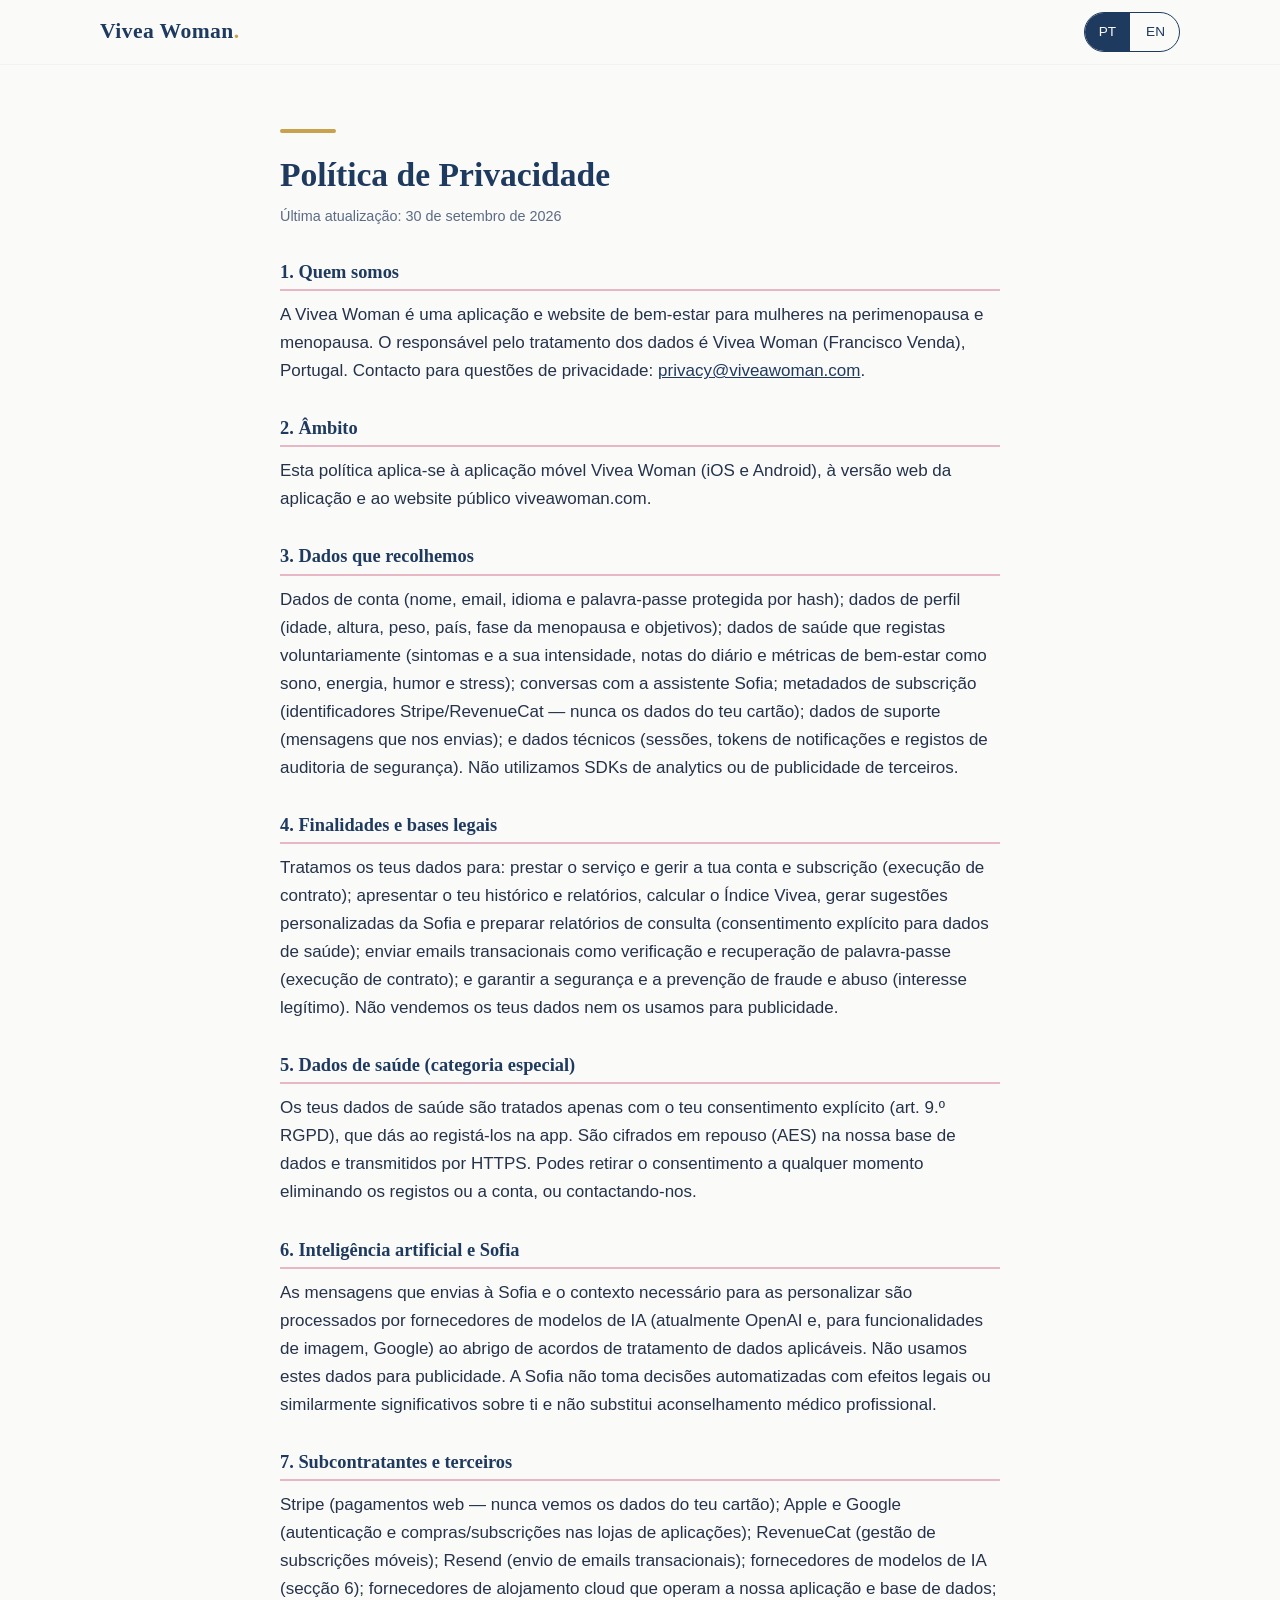
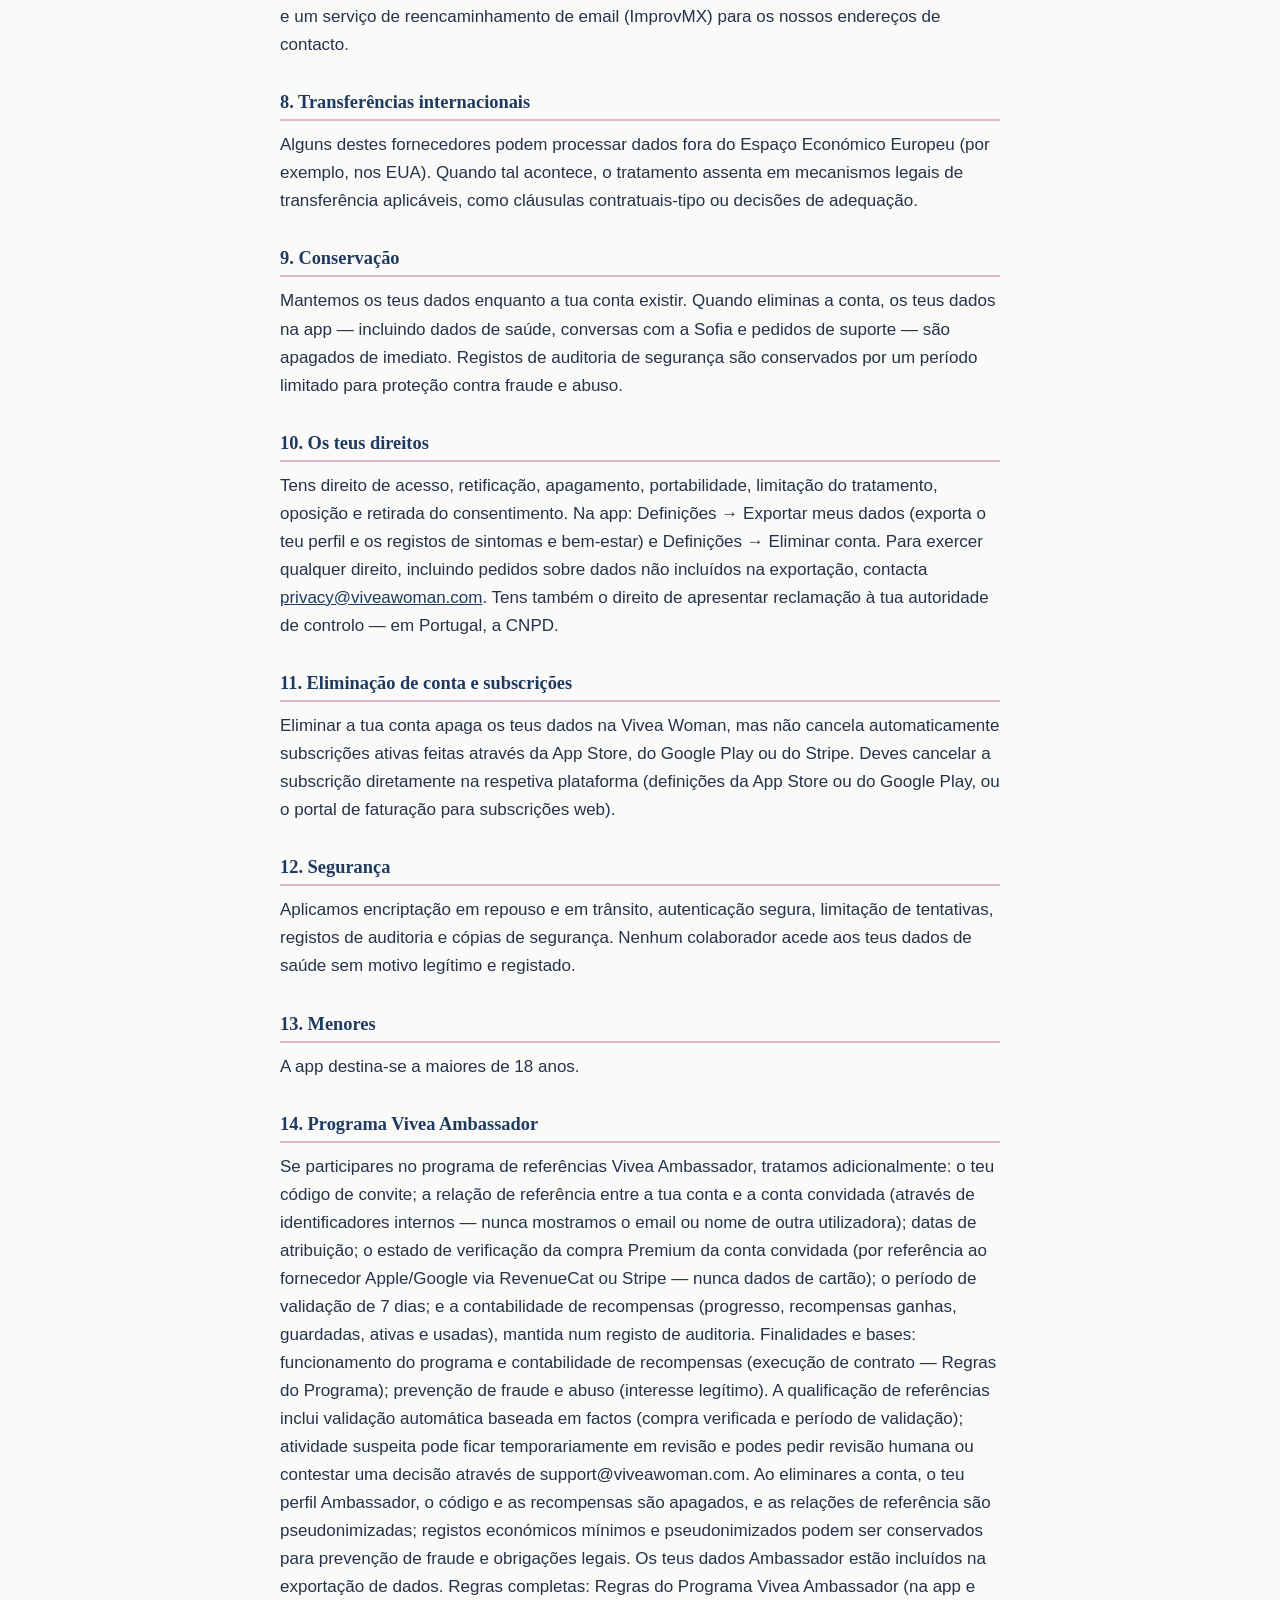
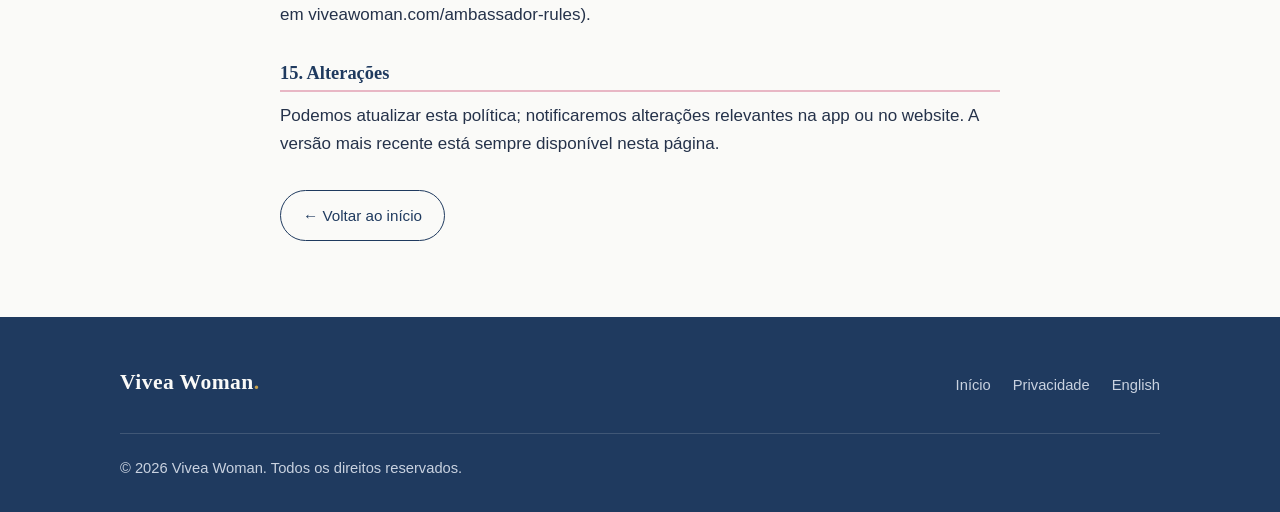
<file: privacy/index.html>
<!DOCTYPE html>
<html lang="pt-PT">
<head>
  <meta charset="UTF-8">
  <meta name="viewport" content="width=device-width, initial-scale=1">
  <title>Política de Privacidade — Vivea Woman</title>
  <meta name="description" content="Política de Privacidade da Vivea Woman: que dados tratamos, com que finalidades, os teus direitos RGPD e como nos contactar.">
  <link rel="canonical" href="https://viveawoman.com/privacy/">
  <link rel="alternate" hreflang="pt-PT" href="https://viveawoman.com/privacy/">
  <link rel="alternate" hreflang="en" href="https://viveawoman.com/en/privacy/">
  <link rel="alternate" hreflang="x-default" href="https://viveawoman.com/privacy/">
  <meta property="og:title" content="Política de Privacidade — Vivea Woman">
  <meta property="og:url" content="https://viveawoman.com/privacy/">
  <meta property="og:site_name" content="Vivea Woman">
  <meta property="og:type" content="article">
  <link rel="icon" type="image/svg+xml" href="/assets/favicon.svg">
  <link rel="stylesheet" href="/assets/style.css">
  <style>
    .policy{max-width:760px}
    .policy h2{font-size:1.15rem;margin:32px 0 10px;border-bottom:2px solid var(--blush);padding-bottom:6px}
    .policy p{margin-bottom:12px;color:var(--ink)}
    .policy .updated{color:var(--muted);font-size:.9rem;margin-bottom:8px}
  </style>
</head>
<body>
  <header class="site-header">
    <div class="container header-inner">
      <a class="brand" href="/">Vivea Woman<span class="dot">.</span></a>
      <nav class="lang-switch" aria-label="Idioma">
        <span aria-current="page" lang="pt-PT">PT</span>
        <a href="/en/privacy/" lang="en" hreflang="en">EN</a>
      </nav>
    </div>
  </header>
  <main>
    <section>
      <div class="container policy">
        <div class="accent-bar"></div>
        <h1 class="section-title">Política de Privacidade</h1>
        <p class="updated">Última atualização: 30 de setembro de 2026</p>

        <h2>1. Quem somos</h2>
        <p>A Vivea Woman é uma aplicação e website de bem-estar para mulheres na perimenopausa e menopausa. O responsável pelo tratamento dos dados é Vivea Woman (Francisco Venda), Portugal. Contacto para questões de privacidade: <a href="mailto:privacy@viveawoman.com">privacy@viveawoman.com</a>.</p>

        <h2>2. Âmbito</h2>
        <p>Esta política aplica-se à aplicação móvel Vivea Woman (iOS e Android), à versão web da aplicação e ao website público viveawoman.com.</p>

        <h2>3. Dados que recolhemos</h2>
        <p>Dados de conta (nome, email, idioma e palavra-passe protegida por hash); dados de perfil (idade, altura, peso, país, fase da menopausa e objetivos); dados de saúde que registas voluntariamente (sintomas e a sua intensidade, notas do diário e métricas de bem-estar como sono, energia, humor e stress); conversas com a assistente Sofia; metadados de subscrição (identificadores Stripe/RevenueCat — nunca os dados do teu cartão); dados de suporte (mensagens que nos envias); e dados técnicos (sessões, tokens de notificações e registos de auditoria de segurança). Não utilizamos SDKs de analytics ou de publicidade de terceiros.</p>

        <h2>4. Finalidades e bases legais</h2>
        <p>Tratamos os teus dados para: prestar o serviço e gerir a tua conta e subscrição (execução de contrato); apresentar o teu histórico e relatórios, calcular o Índice Vivea, gerar sugestões personalizadas da Sofia e preparar relatórios de consulta (consentimento explícito para dados de saúde); enviar emails transacionais como verificação e recuperação de palavra-passe (execução de contrato); e garantir a segurança e a prevenção de fraude e abuso (interesse legítimo). Não vendemos os teus dados nem os usamos para publicidade.</p>

        <h2>5. Dados de saúde (categoria especial)</h2>
        <p>Os teus dados de saúde são tratados apenas com o teu consentimento explícito (art. 9.º RGPD), que dás ao registá-los na app. São cifrados em repouso (AES) na nossa base de dados e transmitidos por HTTPS. Podes retirar o consentimento a qualquer momento eliminando os registos ou a conta, ou contactando-nos.</p>

        <h2>6. Inteligência artificial e Sofia</h2>
        <p>As mensagens que envias à Sofia e o contexto necessário para as personalizar são processados por fornecedores de modelos de IA (atualmente OpenAI e, para funcionalidades de imagem, Google) ao abrigo de acordos de tratamento de dados aplicáveis. Não usamos estes dados para publicidade. A Sofia não toma decisões automatizadas com efeitos legais ou similarmente significativos sobre ti e não substitui aconselhamento médico profissional.</p>

        <h2>7. Subcontratantes e terceiros</h2>
        <p>Stripe (pagamentos web — nunca vemos os dados do teu cartão); Apple e Google (autenticação e compras/subscrições nas lojas de aplicações); RevenueCat (gestão de subscrições móveis); Resend (envio de emails transacionais); fornecedores de modelos de IA (secção 6); fornecedores de alojamento cloud que operam a nossa aplicação e base de dados; e um serviço de reencaminhamento de email (ImprovMX) para os nossos endereços de contacto.</p>

        <h2>8. Transferências internacionais</h2>
        <p>Alguns destes fornecedores podem processar dados fora do Espaço Económico Europeu (por exemplo, nos EUA). Quando tal acontece, o tratamento assenta em mecanismos legais de transferência aplicáveis, como cláusulas contratuais-tipo ou decisões de adequação.</p>

        <h2>9. Conservação</h2>
        <p>Mantemos os teus dados enquanto a tua conta existir. Quando eliminas a conta, os teus dados na app — incluindo dados de saúde, conversas com a Sofia e pedidos de suporte — são apagados de imediato. Registos de auditoria de segurança são conservados por um período limitado para proteção contra fraude e abuso.</p>

        <h2>10. Os teus direitos</h2>
        <p>Tens direito de acesso, retificação, apagamento, portabilidade, limitação do tratamento, oposição e retirada do consentimento. Na app: Definições → Exportar meus dados (exporta o teu perfil e os registos de sintomas e bem-estar) e Definições → Eliminar conta. Para exercer qualquer direito, incluindo pedidos sobre dados não incluídos na exportação, contacta <a href="mailto:privacy@viveawoman.com">privacy@viveawoman.com</a>. Tens também o direito de apresentar reclamação à tua autoridade de controlo — em Portugal, a CNPD.</p>

        <h2>11. Eliminação de conta e subscrições</h2>
        <p>Eliminar a tua conta apaga os teus dados na Vivea Woman, mas não cancela automaticamente subscrições ativas feitas através da App Store, do Google Play ou do Stripe. Deves cancelar a subscrição diretamente na respetiva plataforma (definições da App Store ou do Google Play, ou o portal de faturação para subscrições web).</p>

        <h2>12. Segurança</h2>
        <p>Aplicamos encriptação em repouso e em trânsito, autenticação segura, limitação de tentativas, registos de auditoria e cópias de segurança. Nenhum colaborador acede aos teus dados de saúde sem motivo legítimo e registado.</p>

        <h2>13. Menores</h2>
        <p>A app destina-se a maiores de 18 anos.</p>

        <h2>14. Programa Vivea Ambassador</h2>
        <p>Se participares no programa de referências Vivea Ambassador, tratamos adicionalmente: o teu código de convite; a relação de referência entre a tua conta e a conta convidada (através de identificadores internos — nunca mostramos o email ou nome de outra utilizadora); datas de atribuição; o estado de verificação da compra Premium da conta convidada (por referência ao fornecedor Apple/Google via RevenueCat ou Stripe — nunca dados de cartão); o período de validação de 7 dias; e a contabilidade de recompensas (progresso, recompensas ganhas, guardadas, ativas e usadas), mantida num registo de auditoria. Finalidades e bases: funcionamento do programa e contabilidade de recompensas (execução de contrato — Regras do Programa); prevenção de fraude e abuso (interesse legítimo). A qualificação de referências inclui validação automática baseada em factos (compra verificada e período de validação); atividade suspeita pode ficar temporariamente em revisão e podes pedir revisão humana ou contestar uma decisão através de support@viveawoman.com. Ao eliminares a conta, o teu perfil Ambassador, o código e as recompensas são apagados, e as relações de referência são pseudonimizadas; registos económicos mínimos e pseudonimizados podem ser conservados para prevenção de fraude e obrigações legais. Os teus dados Ambassador estão incluídos na exportação de dados. Regras completas: Regras do Programa Vivea Ambassador (na app e em viveawoman.com/ambassador-rules).</p>
        <h2>15. Alterações</h2>
        <p>Podemos atualizar esta política; notificaremos alterações relevantes na app ou no website. A versão mais recente está sempre disponível nesta página.</p>

        <p style="margin-top:32px"><a class="pill outline" href="/">← Voltar ao início</a></p>
      </div>
    </section>
  </main>
  <footer class="site-footer">
    <div class="container">
      <div class="footer-grid">
        <a class="brand" href="/">Vivea Woman<span class="dot">.</span></a>
        <ul class="footer-nav">
          <li><a href="/">Início</a></li>
          <li><a href="/privacy/" aria-current="page">Privacidade</a></li>
          <li><a href="/en/privacy/" lang="en" hreflang="en">English</a></li>
        </ul>
      </div>
      <div class="footer-bottom">
        <p>© 2026 Vivea Woman. Todos os direitos reservados.</p>
      </div>
    </div>
  </footer>
</body>
</html>
</file>
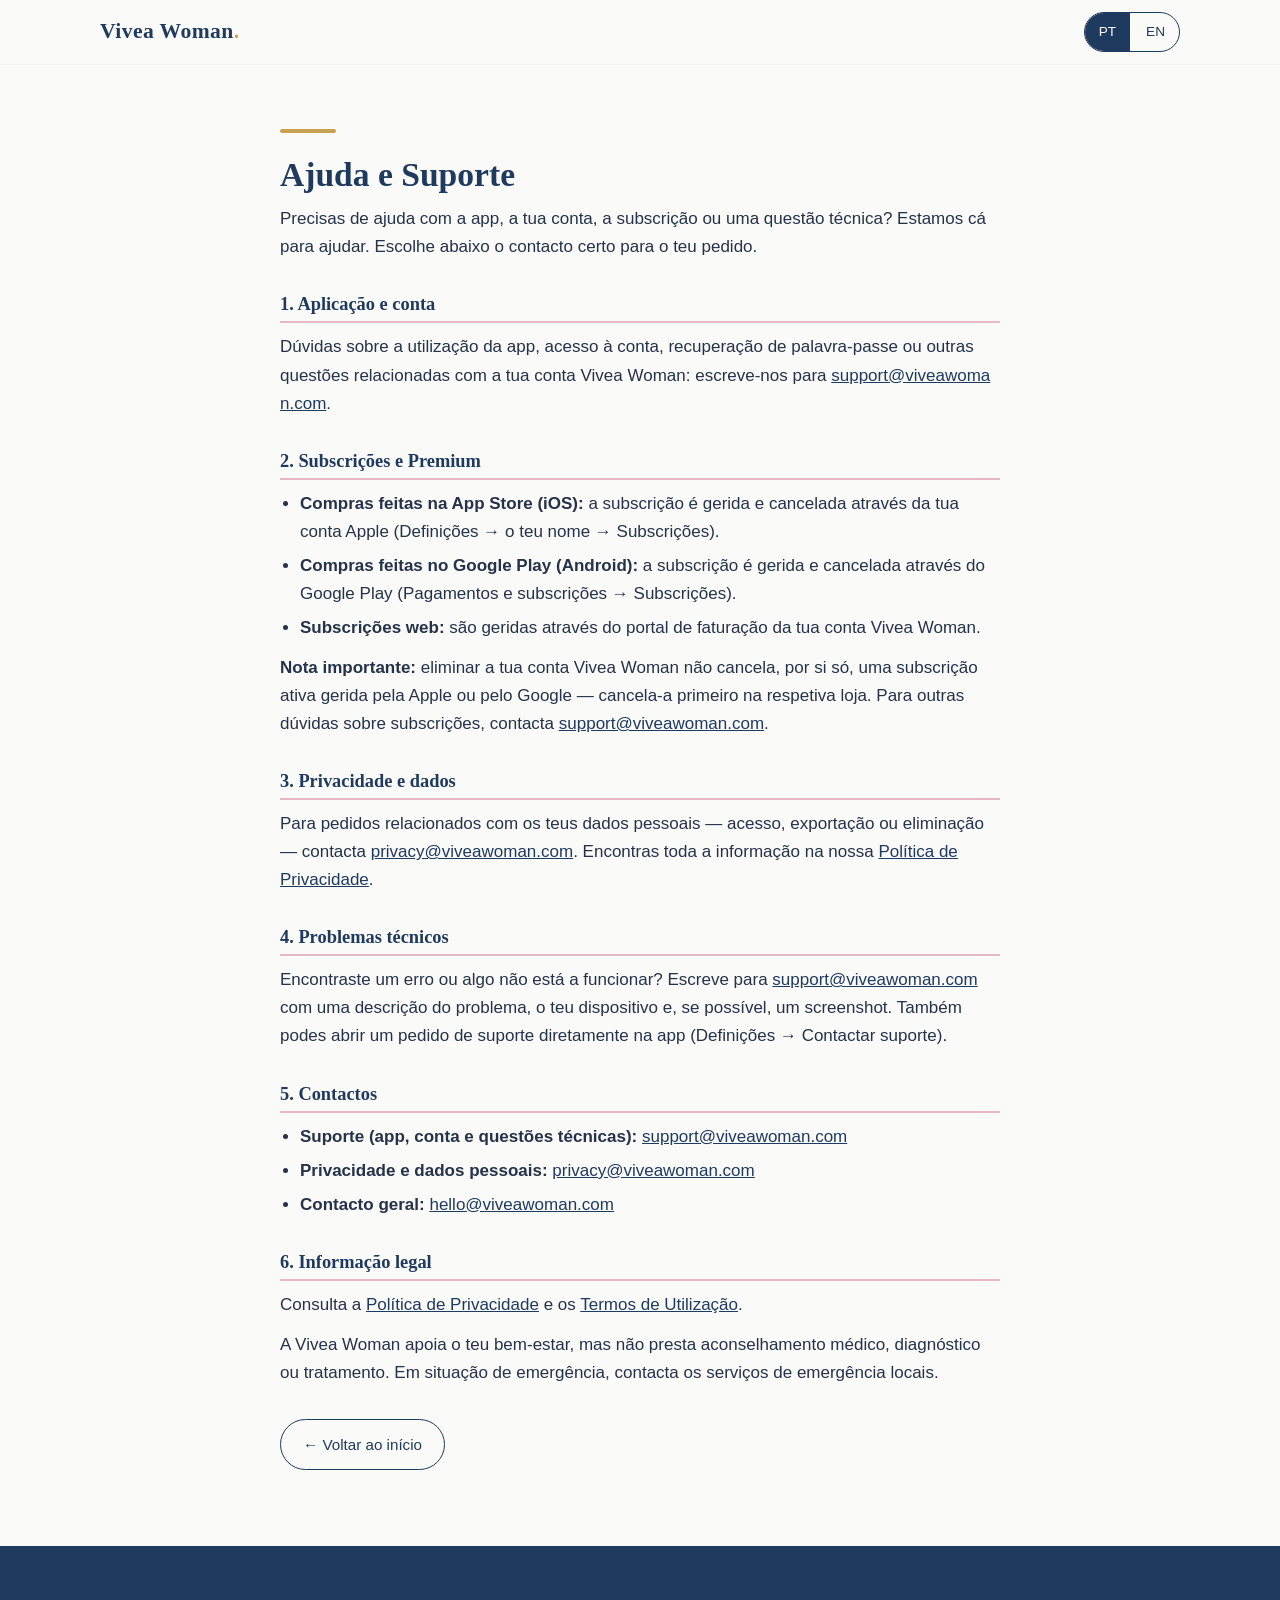
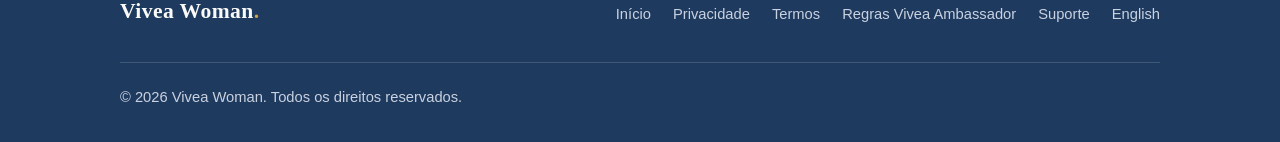
<file: support/index.html>
<!DOCTYPE html>
<html lang="pt-PT">
<head>
  <meta charset="UTF-8">
  <meta name="viewport" content="width=device-width, initial-scale=1">
  <title>Ajuda e Suporte — Vivea Woman</title>
  <meta name="description" content="Ajuda e suporte da Vivea Woman: aplicação e conta, subscrições e Premium, privacidade e dados, problemas técnicos e contactos oficiais.">
  <link rel="canonical" href="https://viveawoman.com/support/">
  <link rel="alternate" hreflang="pt-PT" href="https://viveawoman.com/support/">
  <link rel="alternate" hreflang="en" href="https://viveawoman.com/en/support/">
  <link rel="alternate" hreflang="x-default" href="https://viveawoman.com/support/">
  <meta property="og:title" content="Ajuda e Suporte — Vivea Woman">
  <meta property="og:url" content="https://viveawoman.com/support/">
  <meta property="og:site_name" content="Vivea Woman">
  <meta property="og:type" content="website">
  <link rel="icon" type="image/svg+xml" href="/assets/favicon.svg">
  <link rel="stylesheet" href="/assets/style.css">
  <style>
    .policy{max-width:760px}
    .policy h2{font-size:1.15rem;margin:32px 0 10px;border-bottom:2px solid var(--blush);padding-bottom:6px}
    .policy p{margin-bottom:12px;color:var(--ink)}
    .policy ul{margin:0 0 12px 20px;color:var(--ink)}
    .policy li{margin-bottom:6px}
    .policy a[href^="mailto:"]{word-break:break-all}
  </style>
</head>
<body>
  <header class="site-header">
    <div class="container header-inner">
      <a class="brand" href="/">Vivea Woman<span class="dot">.</span></a>
      <nav class="lang-switch" aria-label="Idioma">
        <span aria-current="page" lang="pt-PT">PT</span>
        <a href="/en/support/" lang="en" hreflang="en">EN</a>
      </nav>
    </div>
  </header>
  <main>
    <section>
      <div class="container policy">
        <div class="accent-bar"></div>
        <h1 class="section-title">Ajuda e Suporte</h1>
        <p>Precisas de ajuda com a app, a tua conta, a subscrição ou uma questão técnica? Estamos cá para ajudar. Escolhe abaixo o contacto certo para o teu pedido.</p>

        <h2>1. Aplicação e conta</h2>
        <p>Dúvidas sobre a utilização da app, acesso à conta, recuperação de palavra-passe ou outras questões relacionadas com a tua conta Vivea Woman: escreve-nos para <a href="mailto:support@viveawoman.com">support@viveawoman.com</a>.</p>

        <h2>2. Subscrições e Premium</h2>
        <ul>
          <li><strong>Compras feitas na App Store (iOS):</strong> a subscrição é gerida e cancelada através da tua conta Apple (Definições → o teu nome → Subscrições).</li>
          <li><strong>Compras feitas no Google Play (Android):</strong> a subscrição é gerida e cancelada através do Google Play (Pagamentos e subscrições → Subscrições).</li>
          <li><strong>Subscrições web:</strong> são geridas através do portal de faturação da tua conta Vivea Woman.</li>
        </ul>
        <p><strong>Nota importante:</strong> eliminar a tua conta Vivea Woman não cancela, por si só, uma subscrição ativa gerida pela Apple ou pelo Google — cancela-a primeiro na respetiva loja. Para outras dúvidas sobre subscrições, contacta <a href="mailto:support@viveawoman.com">support@viveawoman.com</a>.</p>

        <h2>3. Privacidade e dados</h2>
        <p>Para pedidos relacionados com os teus dados pessoais — acesso, exportação ou eliminação — contacta <a href="mailto:privacy@viveawoman.com">privacy@viveawoman.com</a>. Encontras toda a informação na nossa <a href="/privacy/">Política de Privacidade</a>.</p>

        <h2>4. Problemas técnicos</h2>
        <p>Encontraste um erro ou algo não está a funcionar? Escreve para <a href="mailto:support@viveawoman.com">support@viveawoman.com</a> com uma descrição do problema, o teu dispositivo e, se possível, um screenshot. Também podes abrir um pedido de suporte diretamente na app (Definições → Contactar suporte).</p>

        <h2>5. Contactos</h2>
        <ul>
          <li><strong>Suporte (app, conta e questões técnicas):</strong> <a href="mailto:support@viveawoman.com">support@viveawoman.com</a></li>
          <li><strong>Privacidade e dados pessoais:</strong> <a href="mailto:privacy@viveawoman.com">privacy@viveawoman.com</a></li>
          <li><strong>Contacto geral:</strong> <a href="mailto:hello@viveawoman.com">hello@viveawoman.com</a></li>
        </ul>

        <h2>6. Informação legal</h2>
        <p>Consulta a <a href="/privacy/">Política de Privacidade</a> e os <a href="/terms/">Termos de Utilização</a>.</p>
        <p>A Vivea Woman apoia o teu bem-estar, mas não presta aconselhamento médico, diagnóstico ou tratamento. Em situação de emergência, contacta os serviços de emergência locais.</p>

        <p style="margin-top:32px"><a class="pill outline" href="/">← Voltar ao início</a></p>
      </div>
    </section>
  </main>
  <footer class="site-footer">
    <div class="container">
      <div class="footer-grid">
        <a class="brand" href="/">Vivea Woman<span class="dot">.</span></a>
        <ul class="footer-nav">
          <li><a href="/">Início</a></li>
          <li><a href="/privacy/">Privacidade</a></li>
          <li><a href="/terms/">Termos</a></li>
          <li><a href="/ambassador-rules/">Regras Vivea Ambassador</a></li>
          <li><a href="/support/" aria-current="page">Suporte</a></li>
          <li><a href="/en/support/" lang="en" hreflang="en">English</a></li>
        </ul>
      </div>
      <div class="footer-bottom">
        <p>© 2026 Vivea Woman. Todos os direitos reservados.</p>
      </div>
    </div>
  </footer>
</body>
</html>
</file>
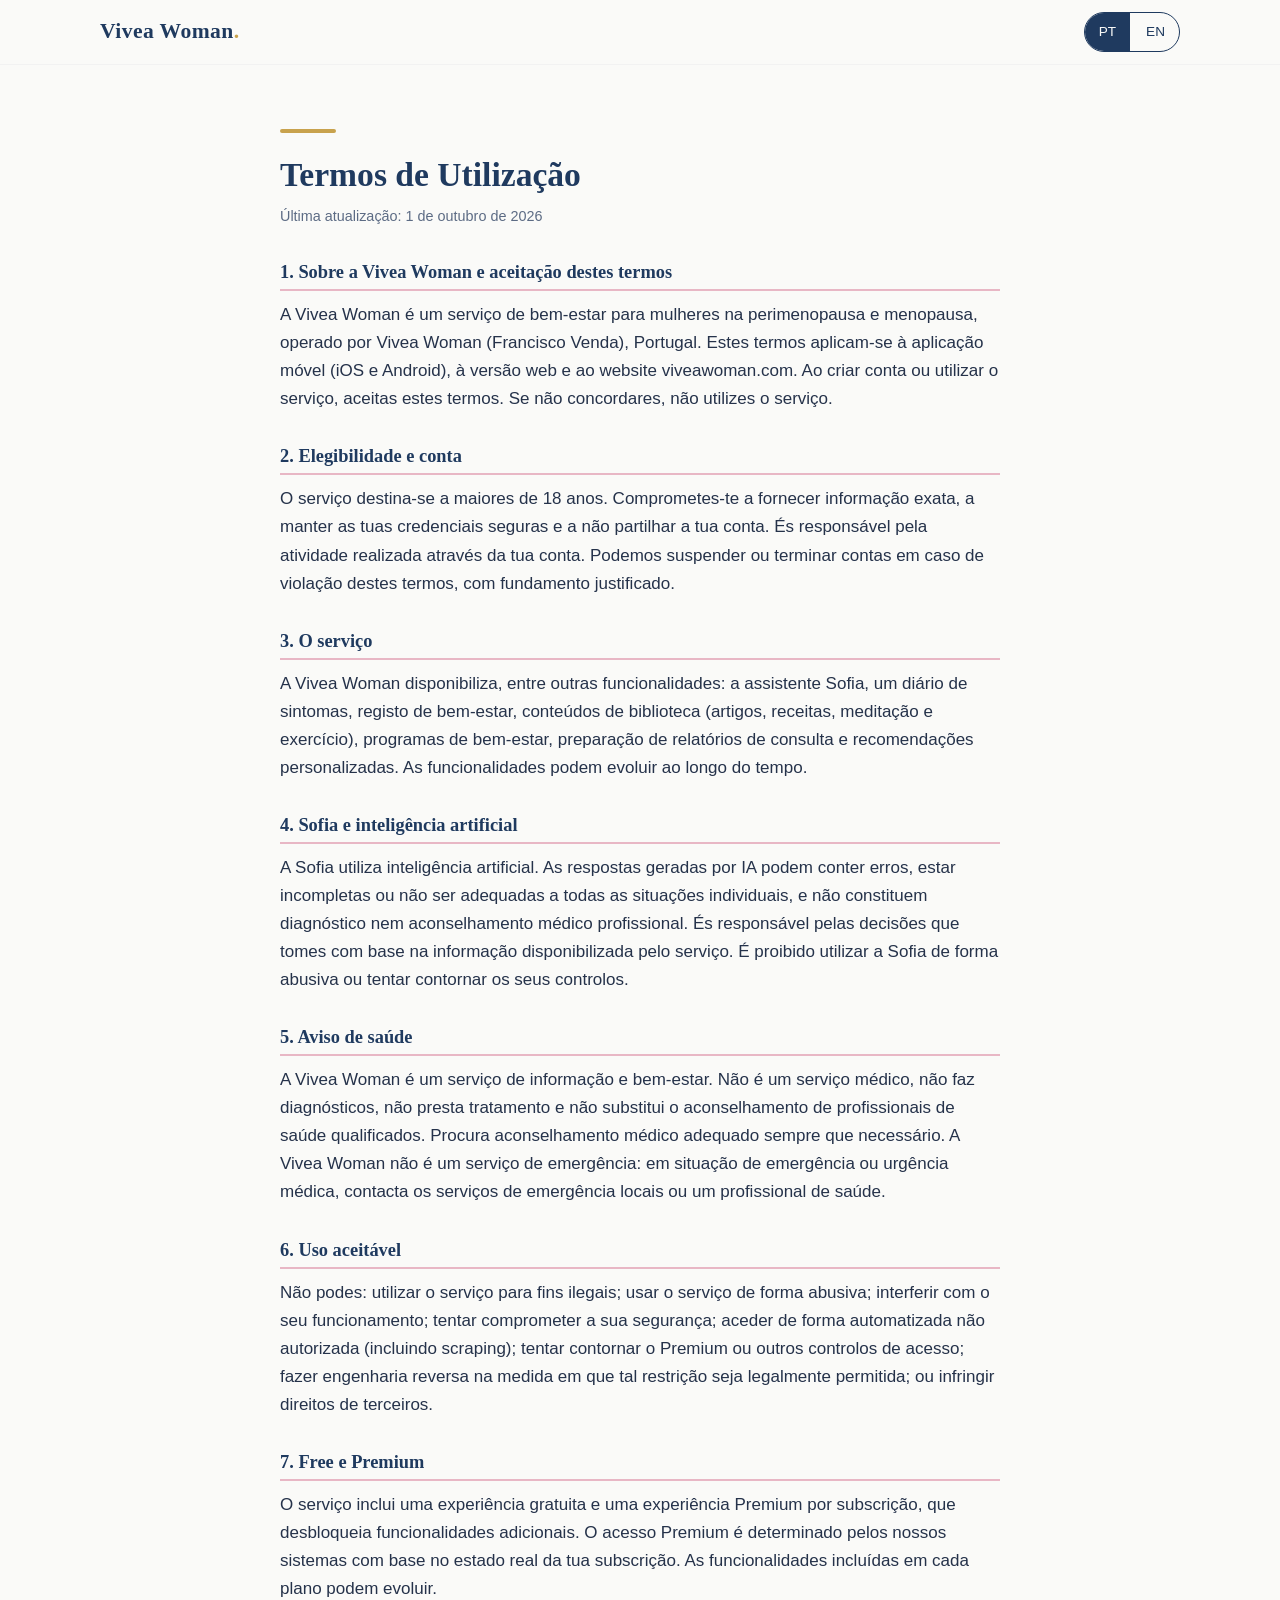
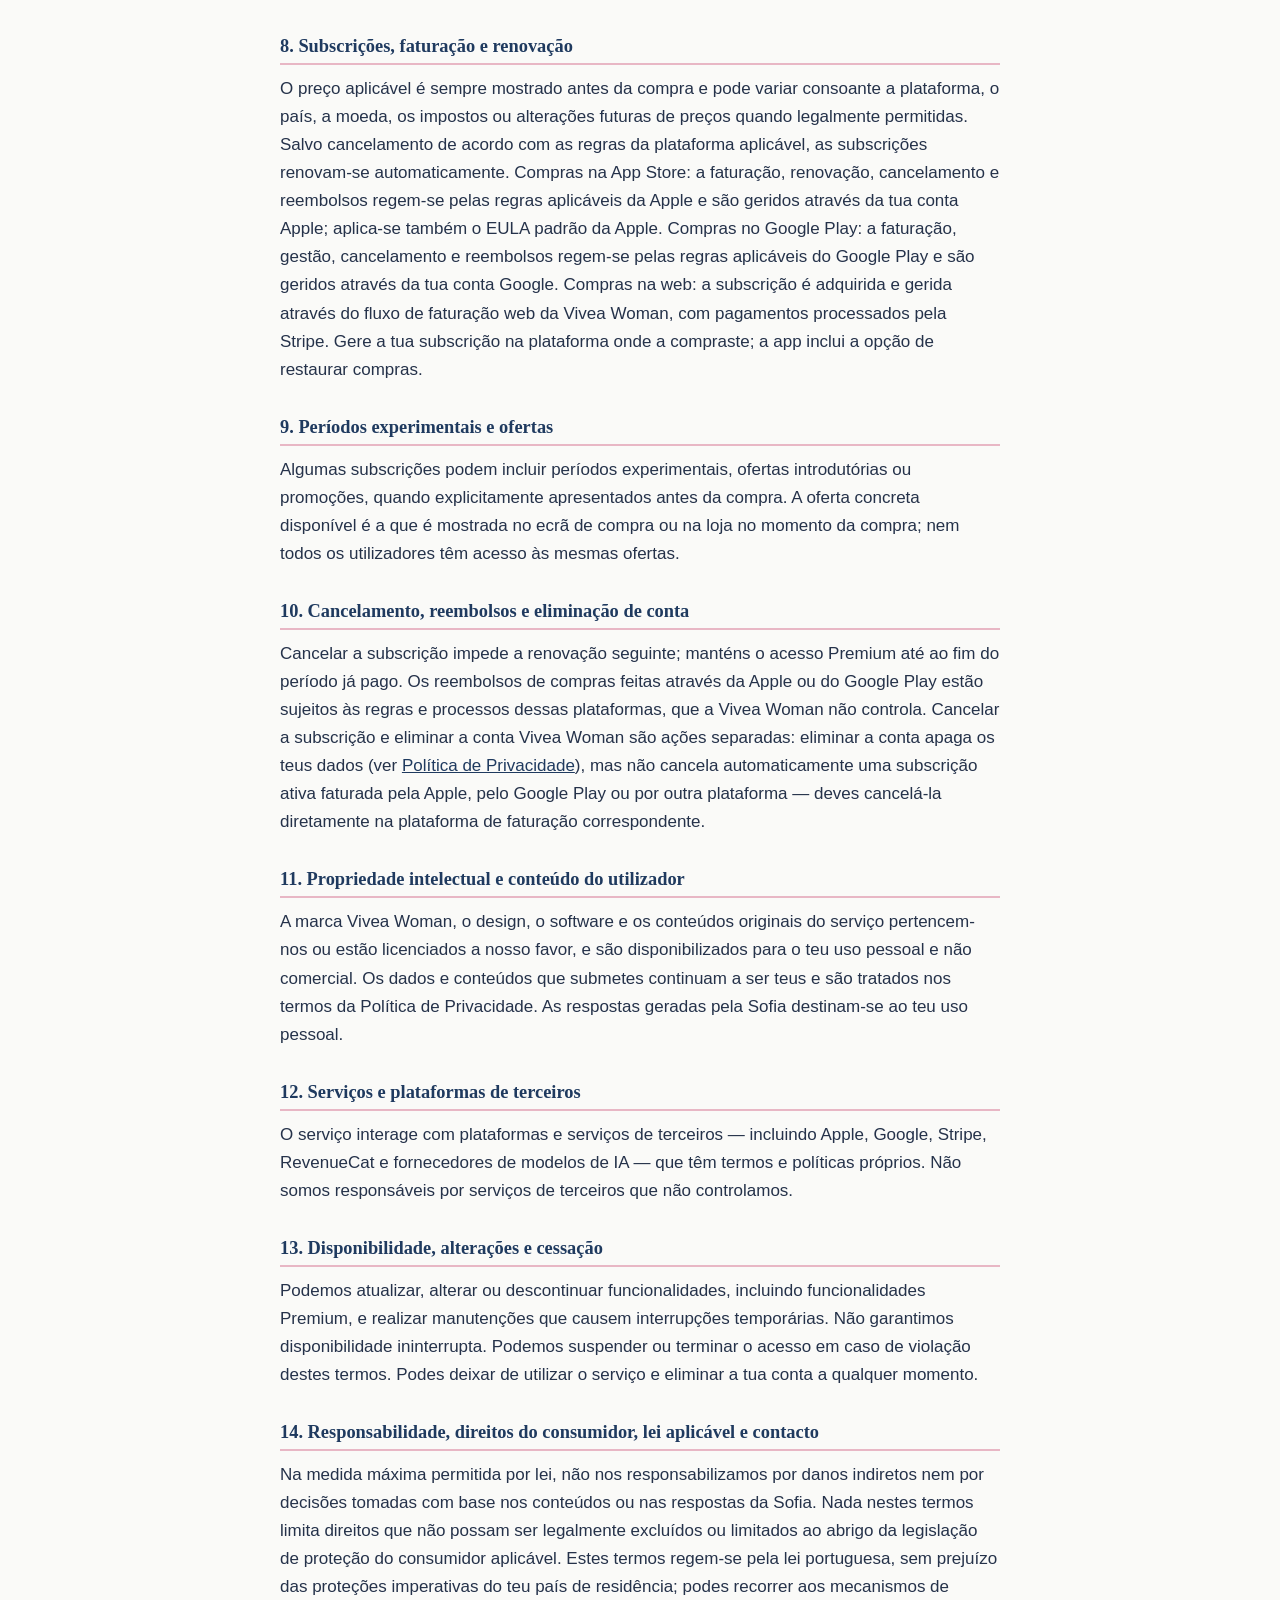
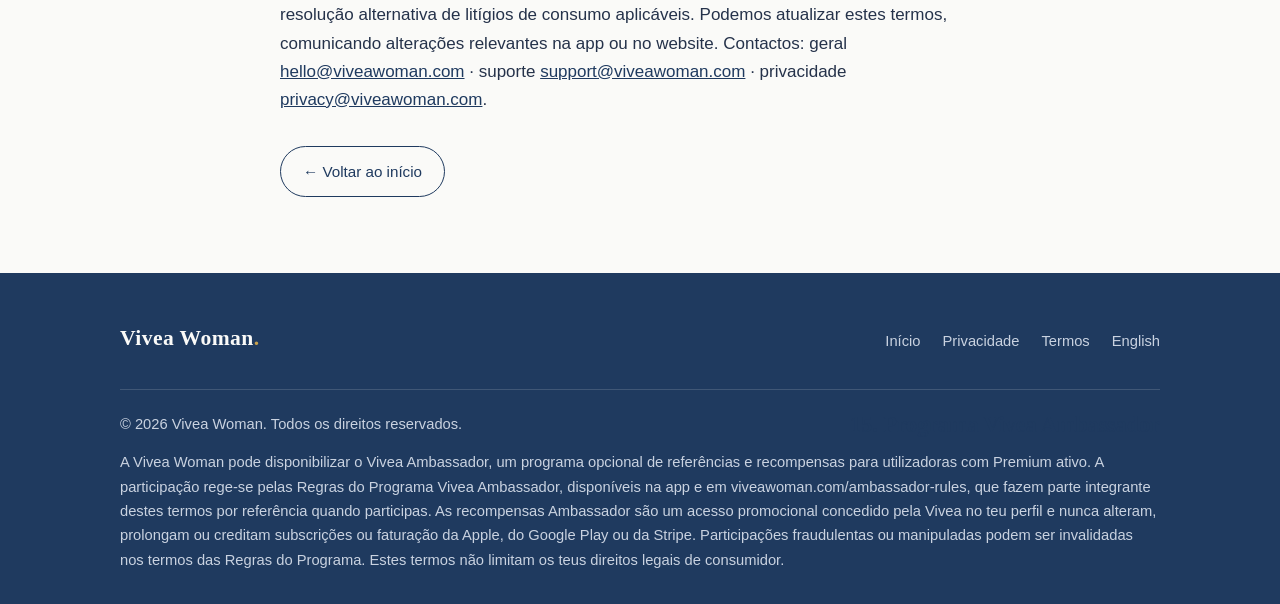
<file: terms/index.html>
<!DOCTYPE html>
<html lang="pt-PT">
<head>
  <meta charset="UTF-8">
  <meta name="viewport" content="width=device-width, initial-scale=1">
  <title>Termos de Utilização — Vivea Woman</title>
  <meta name="description" content="Termos de Utilização da Vivea Woman: conta, Sofia e IA, aviso de saúde, subscrições Apple/Google/web, cancelamento e direitos do consumidor.">
  <link rel="canonical" href="https://viveawoman.com/terms/">
  <link rel="alternate" hreflang="pt-PT" href="https://viveawoman.com/terms/">
  <link rel="alternate" hreflang="en" href="https://viveawoman.com/en/terms/">
  <link rel="alternate" hreflang="x-default" href="https://viveawoman.com/terms/">
  <meta property="og:title" content="Termos de Utilização — Vivea Woman">
  <meta property="og:url" content="https://viveawoman.com/terms/">
  <meta property="og:site_name" content="Vivea Woman">
  <meta property="og:type" content="article">
  <link rel="icon" type="image/svg+xml" href="/assets/favicon.svg">
  <link rel="stylesheet" href="/assets/style.css">
  <style>
    .policy{max-width:760px}
    .policy h2{font-size:1.15rem;margin:32px 0 10px;border-bottom:2px solid var(--blush);padding-bottom:6px}
    .policy p{margin-bottom:12px;color:var(--ink)}
    .policy .updated{color:var(--muted);font-size:.9rem;margin-bottom:8px}
  </style>
</head>
<body>
  <header class="site-header">
    <div class="container header-inner">
      <a class="brand" href="/">Vivea Woman<span class="dot">.</span></a>
      <nav class="lang-switch" aria-label="Idioma">
        <span aria-current="page" lang="pt-PT">PT</span>
        <a href="/en/terms/" lang="en" hreflang="en">EN</a>
      </nav>
    </div>
  </header>
  <main>
    <section>
      <div class="container policy">
        <div class="accent-bar"></div>
        <h1 class="section-title">Termos de Utilização</h1>
        <p class="updated">Última atualização: 1 de outubro de 2026</p>

        <h2>1. Sobre a Vivea Woman e aceitação destes termos</h2>
        <p>A Vivea Woman é um serviço de bem-estar para mulheres na perimenopausa e menopausa, operado por Vivea Woman (Francisco Venda), Portugal. Estes termos aplicam-se à aplicação móvel (iOS e Android), à versão web e ao website viveawoman.com. Ao criar conta ou utilizar o serviço, aceitas estes termos. Se não concordares, não utilizes o serviço.</p>

        <h2>2. Elegibilidade e conta</h2>
        <p>O serviço destina-se a maiores de 18 anos. Comprometes-te a fornecer informação exata, a manter as tuas credenciais seguras e a não partilhar a tua conta. És responsável pela atividade realizada através da tua conta. Podemos suspender ou terminar contas em caso de violação destes termos, com fundamento justificado.</p>

        <h2>3. O serviço</h2>
        <p>A Vivea Woman disponibiliza, entre outras funcionalidades: a assistente Sofia, um diário de sintomas, registo de bem-estar, conteúdos de biblioteca (artigos, receitas, meditação e exercício), programas de bem-estar, preparação de relatórios de consulta e recomendações personalizadas. As funcionalidades podem evoluir ao longo do tempo.</p>

        <h2>4. Sofia e inteligência artificial</h2>
        <p>A Sofia utiliza inteligência artificial. As respostas geradas por IA podem conter erros, estar incompletas ou não ser adequadas a todas as situações individuais, e não constituem diagnóstico nem aconselhamento médico profissional. És responsável pelas decisões que tomes com base na informação disponibilizada pelo serviço. É proibido utilizar a Sofia de forma abusiva ou tentar contornar os seus controlos.</p>

        <h2>5. Aviso de saúde</h2>
        <p>A Vivea Woman é um serviço de informação e bem-estar. Não é um serviço médico, não faz diagnósticos, não presta tratamento e não substitui o aconselhamento de profissionais de saúde qualificados. Procura aconselhamento médico adequado sempre que necessário. A Vivea Woman não é um serviço de emergência: em situação de emergência ou urgência médica, contacta os serviços de emergência locais ou um profissional de saúde.</p>

        <h2>6. Uso aceitável</h2>
        <p>Não podes: utilizar o serviço para fins ilegais; usar o serviço de forma abusiva; interferir com o seu funcionamento; tentar comprometer a sua segurança; aceder de forma automatizada não autorizada (incluindo scraping); tentar contornar o Premium ou outros controlos de acesso; fazer engenharia reversa na medida em que tal restrição seja legalmente permitida; ou infringir direitos de terceiros.</p>

        <h2>7. Free e Premium</h2>
        <p>O serviço inclui uma experiência gratuita e uma experiência Premium por subscrição, que desbloqueia funcionalidades adicionais. O acesso Premium é determinado pelos nossos sistemas com base no estado real da tua subscrição. As funcionalidades incluídas em cada plano podem evoluir.</p>

        <h2>8. Subscrições, faturação e renovação</h2>
        <p>O preço aplicável é sempre mostrado antes da compra e pode variar consoante a plataforma, o país, a moeda, os impostos ou alterações futuras de preços quando legalmente permitidas. Salvo cancelamento de acordo com as regras da plataforma aplicável, as subscrições renovam-se automaticamente. Compras na App Store: a faturação, renovação, cancelamento e reembolsos regem-se pelas regras aplicáveis da Apple e são geridos através da tua conta Apple; aplica-se também o EULA padrão da Apple. Compras no Google Play: a faturação, gestão, cancelamento e reembolsos regem-se pelas regras aplicáveis do Google Play e são geridos através da tua conta Google. Compras na web: a subscrição é adquirida e gerida através do fluxo de faturação web da Vivea Woman, com pagamentos processados pela Stripe. Gere a tua subscrição na plataforma onde a compraste; a app inclui a opção de restaurar compras.</p>

        <h2>9. Períodos experimentais e ofertas</h2>
        <p>Algumas subscrições podem incluir períodos experimentais, ofertas introdutórias ou promoções, quando explicitamente apresentados antes da compra. A oferta concreta disponível é a que é mostrada no ecrã de compra ou na loja no momento da compra; nem todos os utilizadores têm acesso às mesmas ofertas.</p>

        <h2>10. Cancelamento, reembolsos e eliminação de conta</h2>
        <p>Cancelar a subscrição impede a renovação seguinte; manténs o acesso Premium até ao fim do período já pago. Os reembolsos de compras feitas através da Apple ou do Google Play estão sujeitos às regras e processos dessas plataformas, que a Vivea Woman não controla. Cancelar a subscrição e eliminar a conta Vivea Woman são ações separadas: eliminar a conta apaga os teus dados (ver <a href="/privacy/">Política de Privacidade</a>), mas não cancela automaticamente uma subscrição ativa faturada pela Apple, pelo Google Play ou por outra plataforma — deves cancelá-la diretamente na plataforma de faturação correspondente.</p>

        <h2>11. Propriedade intelectual e conteúdo do utilizador</h2>
        <p>A marca Vivea Woman, o design, o software e os conteúdos originais do serviço pertencem-nos ou estão licenciados a nosso favor, e são disponibilizados para o teu uso pessoal e não comercial. Os dados e conteúdos que submetes continuam a ser teus e são tratados nos termos da Política de Privacidade. As respostas geradas pela Sofia destinam-se ao teu uso pessoal.</p>

        <h2>12. Serviços e plataformas de terceiros</h2>
        <p>O serviço interage com plataformas e serviços de terceiros — incluindo Apple, Google, Stripe, RevenueCat e fornecedores de modelos de IA — que têm termos e políticas próprios. Não somos responsáveis por serviços de terceiros que não controlamos.</p>

        <h2>13. Disponibilidade, alterações e cessação</h2>
        <p>Podemos atualizar, alterar ou descontinuar funcionalidades, incluindo funcionalidades Premium, e realizar manutenções que causem interrupções temporárias. Não garantimos disponibilidade ininterrupta. Podemos suspender ou terminar o acesso em caso de violação destes termos. Podes deixar de utilizar o serviço e eliminar a tua conta a qualquer momento.</p>

        <h2>14. Responsabilidade, direitos do consumidor, lei aplicável e contacto</h2>
        <p>Na medida máxima permitida por lei, não nos responsabilizamos por danos indiretos nem por decisões tomadas com base nos conteúdos ou nas respostas da Sofia. Nada nestes termos limita direitos que não possam ser legalmente excluídos ou limitados ao abrigo da legislação de proteção do consumidor aplicável. Estes termos regem-se pela lei portuguesa, sem prejuízo das proteções imperativas do teu país de residência; podes recorrer aos mecanismos de resolução alternativa de litígios de consumo aplicáveis. Podemos atualizar estes termos, comunicando alterações relevantes na app ou no website. Contactos: geral <a href="mailto:hello@viveawoman.com">hello@viveawoman.com</a> · suporte <a href="mailto:support@viveawoman.com">support@viveawoman.com</a> · privacidade <a href="mailto:privacy@viveawoman.com">privacy@viveawoman.com</a>.</p>

        <p style="margin-top:32px"><a class="pill outline" href="/">← Voltar ao início</a></p>
      </div>
    </section>
  </main>
  <footer class="site-footer">
    <div class="container">
      <div class="footer-grid">
        <a class="brand" href="/">Vivea Woman<span class="dot">.</span></a>
        <ul class="footer-nav">
          <li><a href="/">Início</a></li>
          <li><a href="/privacy/">Privacidade</a></li>
          <li><a href="/terms/" aria-current="page">Termos</a></li>
          <li><a href="/en/terms/" lang="en" hreflang="en">English</a></li>
        </ul>
      </div>
      <div class="footer-bottom">
        <p>© 2026 Vivea Woman. Todos os direitos reservados.</p>
        <h2>15. Programa Vivea Ambassador</h2>
        <p>A Vivea Woman pode disponibilizar o Vivea Ambassador, um programa opcional de referências e recompensas para utilizadoras com Premium ativo. A participação rege-se pelas Regras do Programa Vivea Ambassador, disponíveis na app e em viveawoman.com/ambassador-rules, que fazem parte integrante destes termos por referência quando participas. As recompensas Ambassador são um acesso promocional concedido pela Vivea no teu perfil e nunca alteram, prolongam ou creditam subscrições ou faturação da Apple, do Google Play ou da Stripe. Participações fraudulentas ou manipuladas podem ser invalidadas nos termos das Regras do Programa. Estes termos não limitam os teus direitos legais de consumidor.</p>
      </div>
    </div>
  </footer>
</body>
</html>
</file>
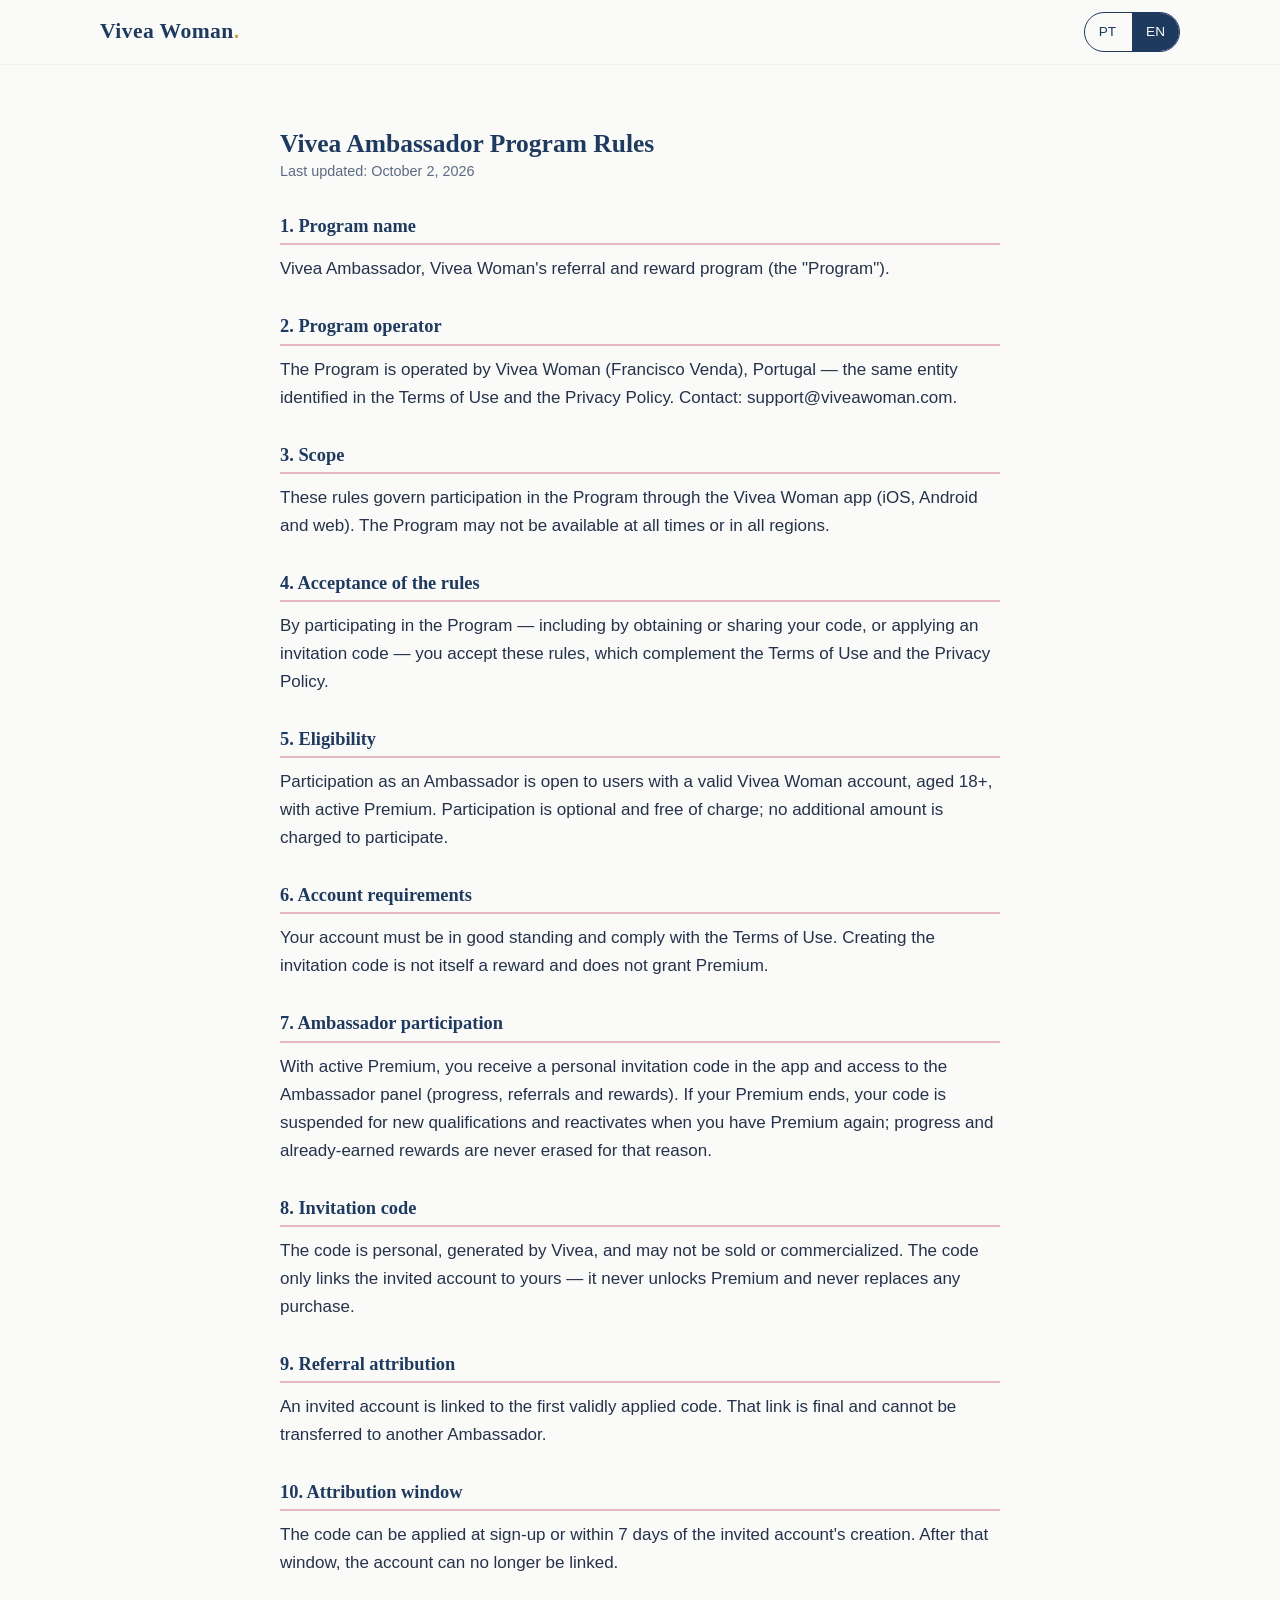
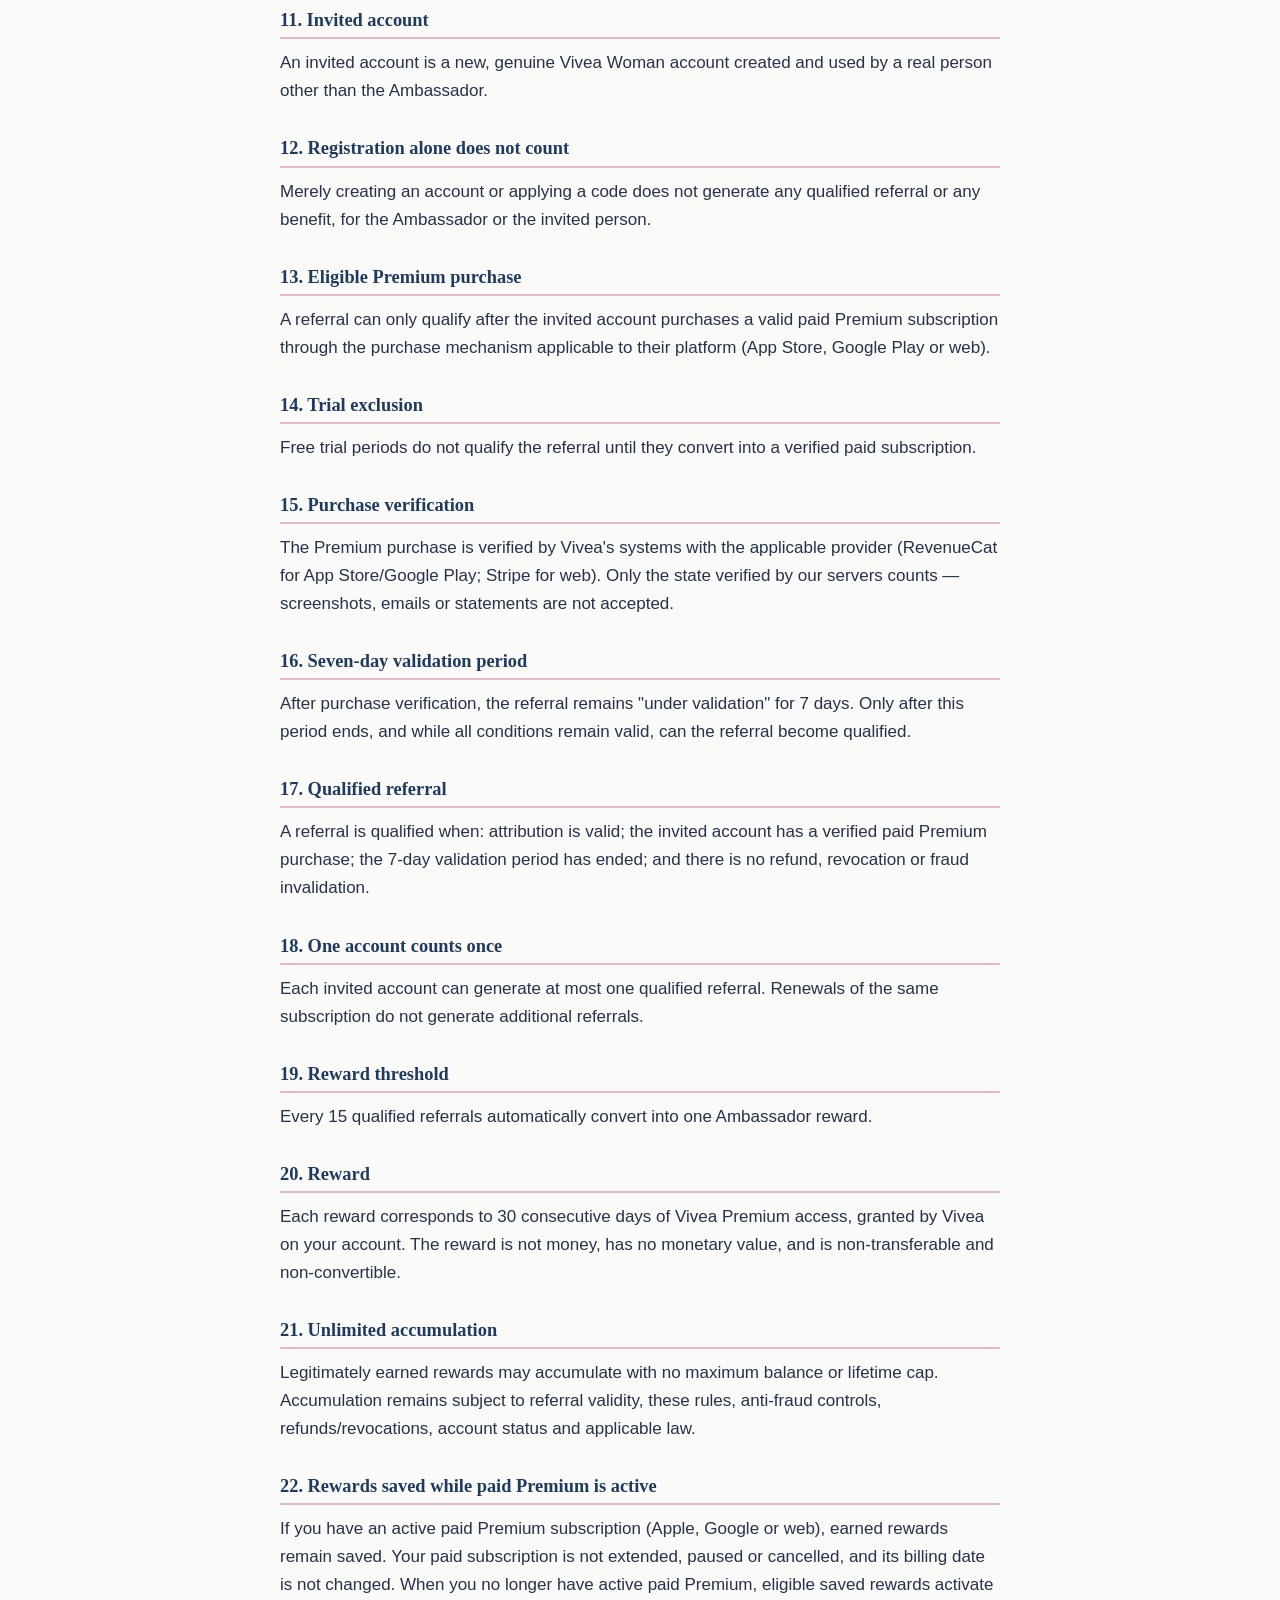
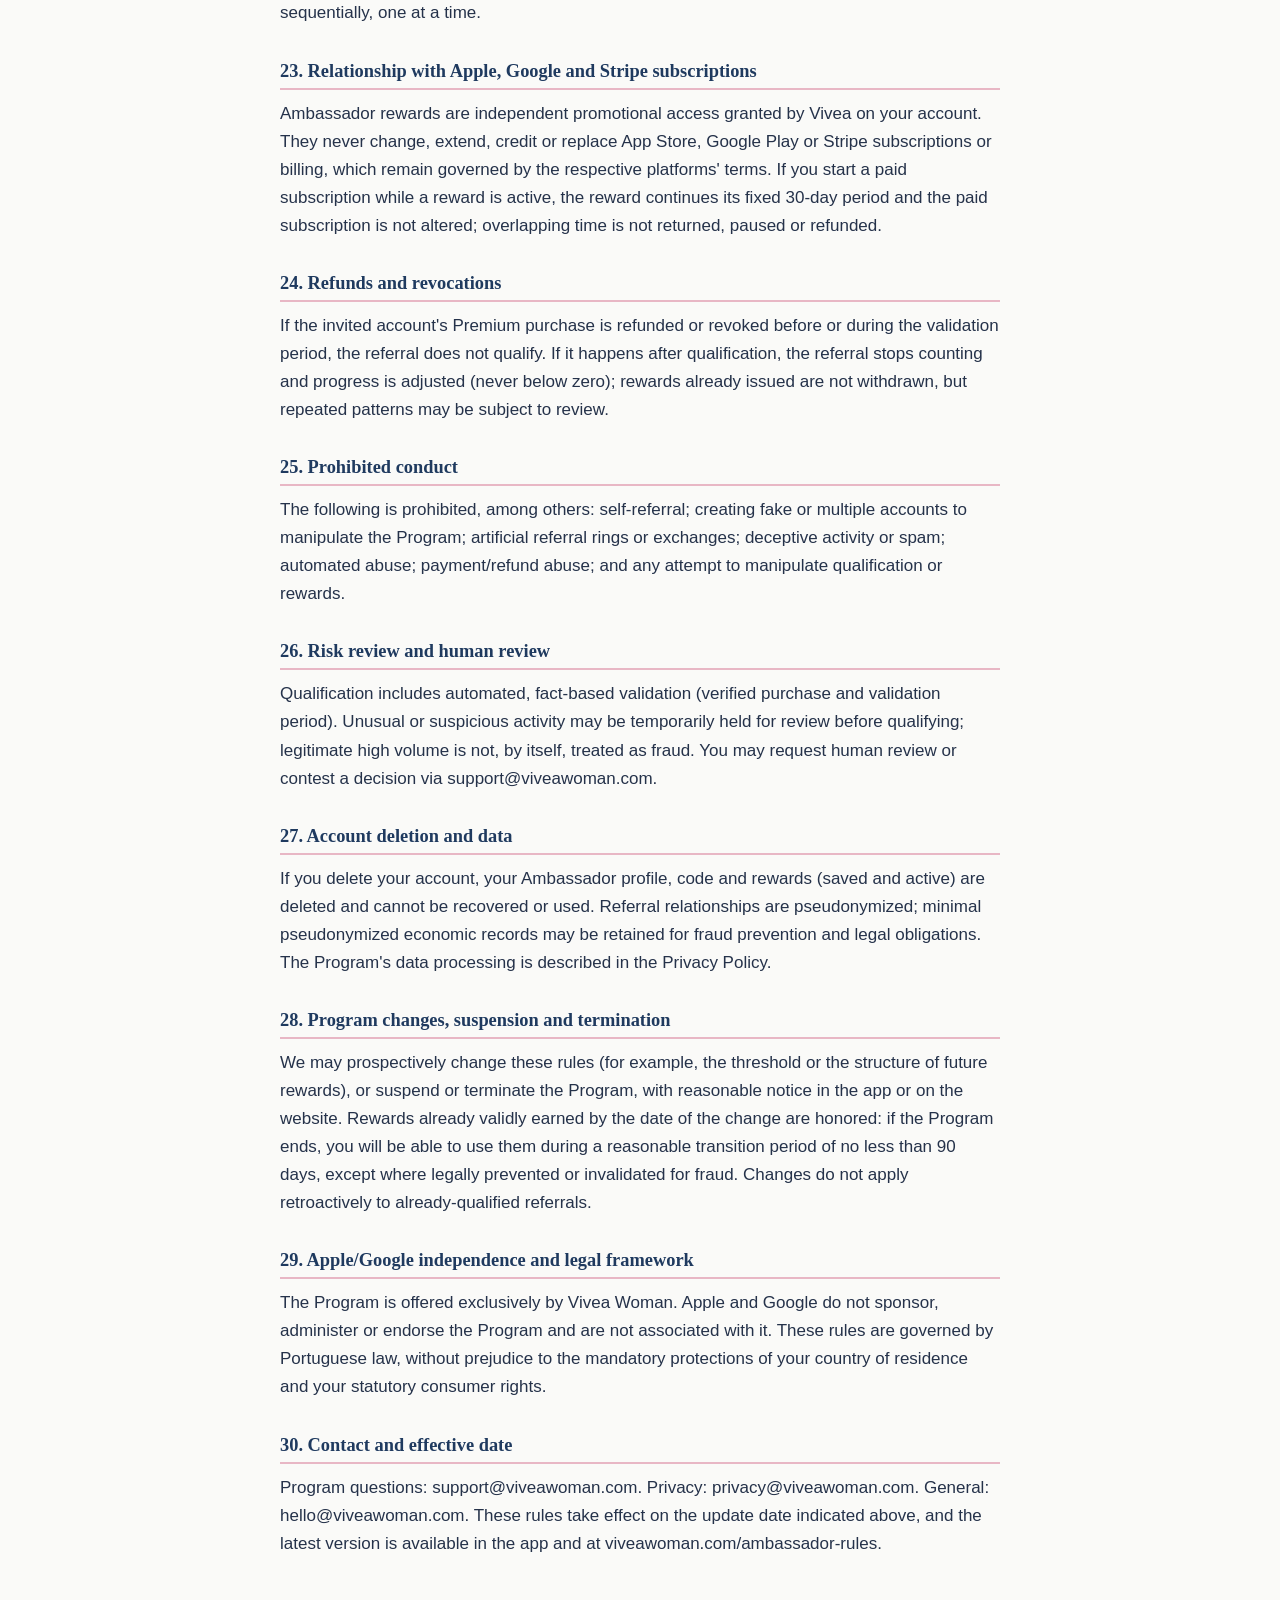
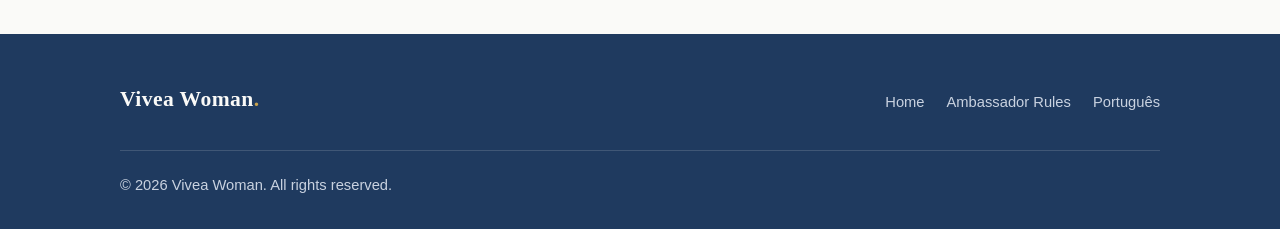
<file: en/ambassador-rules/index.html>
<!DOCTYPE html>
<html lang="en">
<head>
  <meta charset="UTF-8">
  <meta name="viewport" content="width=device-width, initial-scale=1">
  <title>Vivea Ambassador Program Rules — Vivea Woman</title>
  <meta name="description" content="Official rules of the Vivea Ambassador referral program: eligibility, valid referrals, 30-day rewards and anti-fraud protection.">
  <link rel="canonical" href="https://viveawoman.com/en/ambassador-rules/">
  <link rel="alternate" hreflang="pt-PT" href="https://viveawoman.com/ambassador-rules/">
  <link rel="alternate" hreflang="en" href="https://viveawoman.com/en/ambassador-rules/">
  <link rel="alternate" hreflang="x-default" href="https://viveawoman.com/ambassador-rules/">
  <meta property="og:title" content="Vivea Ambassador Program Rules — Vivea Woman">
  <meta property="og:url" content="https://viveawoman.com/en/ambassador-rules/">
  <meta property="og:site_name" content="Vivea Woman">
  <meta property="og:type" content="article">
  <link rel="icon" type="image/svg+xml" href="/assets/favicon.svg">
  <link rel="stylesheet" href="/assets/style.css">
  <style>
    .policy{max-width:760px}
    .policy h2{font-size:1.15rem;margin:32px 0 10px;border-bottom:2px solid var(--blush);padding-bottom:6px}
    .policy p{margin-bottom:12px;color:var(--ink)}
    .policy .updated{color:var(--muted);font-size:.9rem;margin-bottom:8px}
  </style>
</head>
<body>
  <header class="site-header">
    <div class="container header-inner">
      <a class="brand" href="/en/">Vivea Woman<span class="dot">.</span></a>
      <nav class="lang-switch" aria-label="Language">
        <a href="/ambassador-rules/" lang="pt-PT" hreflang="pt-PT">PT</a>
        <span aria-current="page" lang="en">EN</span>
      </nav>
    </div>
  </header>
  <main>
    <section>
      <div class="container policy">
        <h1>Vivea Ambassador Program Rules</h1>
        <p class="updated">Last updated: October 2, 2026</p>
        <h2>1. Program name</h2>
        <p>Vivea Ambassador, Vivea Woman's referral and reward program (the "Program").</p>
        <h2>2. Program operator</h2>
        <p>The Program is operated by Vivea Woman (Francisco Venda), Portugal — the same entity identified in the Terms of Use and the Privacy Policy. Contact: support@viveawoman.com.</p>
        <h2>3. Scope</h2>
        <p>These rules govern participation in the Program through the Vivea Woman app (iOS, Android and web). The Program may not be available at all times or in all regions.</p>
        <h2>4. Acceptance of the rules</h2>
        <p>By participating in the Program — including by obtaining or sharing your code, or applying an invitation code — you accept these rules, which complement the Terms of Use and the Privacy Policy.</p>
        <h2>5. Eligibility</h2>
        <p>Participation as an Ambassador is open to users with a valid Vivea Woman account, aged 18+, with active Premium. Participation is optional and free of charge; no additional amount is charged to participate.</p>
        <h2>6. Account requirements</h2>
        <p>Your account must be in good standing and comply with the Terms of Use. Creating the invitation code is not itself a reward and does not grant Premium.</p>
        <h2>7. Ambassador participation</h2>
        <p>With active Premium, you receive a personal invitation code in the app and access to the Ambassador panel (progress, referrals and rewards). If your Premium ends, your code is suspended for new qualifications and reactivates when you have Premium again; progress and already-earned rewards are never erased for that reason.</p>
        <h2>8. Invitation code</h2>
        <p>The code is personal, generated by Vivea, and may not be sold or commercialized. The code only links the invited account to yours — it never unlocks Premium and never replaces any purchase.</p>
        <h2>9. Referral attribution</h2>
        <p>An invited account is linked to the first validly applied code. That link is final and cannot be transferred to another Ambassador.</p>
        <h2>10. Attribution window</h2>
        <p>The code can be applied at sign-up or within 7 days of the invited account's creation. After that window, the account can no longer be linked.</p>
        <h2>11. Invited account</h2>
        <p>An invited account is a new, genuine Vivea Woman account created and used by a real person other than the Ambassador.</p>
        <h2>12. Registration alone does not count</h2>
        <p>Merely creating an account or applying a code does not generate any qualified referral or any benefit, for the Ambassador or the invited person.</p>
        <h2>13. Eligible Premium purchase</h2>
        <p>A referral can only qualify after the invited account purchases a valid paid Premium subscription through the purchase mechanism applicable to their platform (App Store, Google Play or web).</p>
        <h2>14. Trial exclusion</h2>
        <p>Free trial periods do not qualify the referral until they convert into a verified paid subscription.</p>
        <h2>15. Purchase verification</h2>
        <p>The Premium purchase is verified by Vivea's systems with the applicable provider (RevenueCat for App Store/Google Play; Stripe for web). Only the state verified by our servers counts — screenshots, emails or statements are not accepted.</p>
        <h2>16. Seven-day validation period</h2>
        <p>After purchase verification, the referral remains "under validation" for 7 days. Only after this period ends, and while all conditions remain valid, can the referral become qualified.</p>
        <h2>17. Qualified referral</h2>
        <p>A referral is qualified when: attribution is valid; the invited account has a verified paid Premium purchase; the 7-day validation period has ended; and there is no refund, revocation or fraud invalidation.</p>
        <h2>18. One account counts once</h2>
        <p>Each invited account can generate at most one qualified referral. Renewals of the same subscription do not generate additional referrals.</p>
        <h2>19. Reward threshold</h2>
        <p>Every 15 qualified referrals automatically convert into one Ambassador reward.</p>
        <h2>20. Reward</h2>
        <p>Each reward corresponds to 30 consecutive days of Vivea Premium access, granted by Vivea on your account. The reward is not money, has no monetary value, and is non-transferable and non-convertible.</p>
        <h2>21. Unlimited accumulation</h2>
        <p>Legitimately earned rewards may accumulate with no maximum balance or lifetime cap. Accumulation remains subject to referral validity, these rules, anti-fraud controls, refunds/revocations, account status and applicable law.</p>
        <h2>22. Rewards saved while paid Premium is active</h2>
        <p>If you have an active paid Premium subscription (Apple, Google or web), earned rewards remain saved. Your paid subscription is not extended, paused or cancelled, and its billing date is not changed. When you no longer have active paid Premium, eligible saved rewards activate sequentially, one at a time.</p>
        <h2>23. Relationship with Apple, Google and Stripe subscriptions</h2>
        <p>Ambassador rewards are independent promotional access granted by Vivea on your account. They never change, extend, credit or replace App Store, Google Play or Stripe subscriptions or billing, which remain governed by the respective platforms' terms. If you start a paid subscription while a reward is active, the reward continues its fixed 30-day period and the paid subscription is not altered; overlapping time is not returned, paused or refunded.</p>
        <h2>24. Refunds and revocations</h2>
        <p>If the invited account's Premium purchase is refunded or revoked before or during the validation period, the referral does not qualify. If it happens after qualification, the referral stops counting and progress is adjusted (never below zero); rewards already issued are not withdrawn, but repeated patterns may be subject to review.</p>
        <h2>25. Prohibited conduct</h2>
        <p>The following is prohibited, among others: self-referral; creating fake or multiple accounts to manipulate the Program; artificial referral rings or exchanges; deceptive activity or spam; automated abuse; payment/refund abuse; and any attempt to manipulate qualification or rewards.</p>
        <h2>26. Risk review and human review</h2>
        <p>Qualification includes automated, fact-based validation (verified purchase and validation period). Unusual or suspicious activity may be temporarily held for review before qualifying; legitimate high volume is not, by itself, treated as fraud. You may request human review or contest a decision via support@viveawoman.com.</p>
        <h2>27. Account deletion and data</h2>
        <p>If you delete your account, your Ambassador profile, code and rewards (saved and active) are deleted and cannot be recovered or used. Referral relationships are pseudonymized; minimal pseudonymized economic records may be retained for fraud prevention and legal obligations. The Program's data processing is described in the Privacy Policy.</p>
        <h2>28. Program changes, suspension and termination</h2>
        <p>We may prospectively change these rules (for example, the threshold or the structure of future rewards), or suspend or terminate the Program, with reasonable notice in the app or on the website. Rewards already validly earned by the date of the change are honored: if the Program ends, you will be able to use them during a reasonable transition period of no less than 90 days, except where legally prevented or invalidated for fraud. Changes do not apply retroactively to already-qualified referrals.</p>
        <h2>29. Apple/Google independence and legal framework</h2>
        <p>The Program is offered exclusively by Vivea Woman. Apple and Google do not sponsor, administer or endorse the Program and are not associated with it. These rules are governed by Portuguese law, without prejudice to the mandatory protections of your country of residence and your statutory consumer rights.</p>
        <h2>30. Contact and effective date</h2>
        <p>Program questions: support@viveawoman.com. Privacy: privacy@viveawoman.com. General: hello@viveawoman.com. These rules take effect on the update date indicated above, and the latest version is available in the app and at viveawoman.com/ambassador-rules.</p>
      </div>
    </section>
  </main>
  <footer class="site-footer">
    <div class="container">
      <div class="footer-grid">
        <a class="brand" href="/en/">Vivea Woman<span class="dot">.</span></a>
        <ul class="footer-nav">
          <li><a href="/en/">Home</a></li>
          <li><a href="/en/ambassador-rules/" aria-current="page">Ambassador Rules</a></li>
          <li><a href="/ambassador-rules/" lang="pt-PT" hreflang="pt-PT">Português</a></li>
        </ul>
      </div>
      <div class="footer-bottom">
        <p>© 2026 Vivea Woman. All rights reserved.</p>
      </div>
    </div>
  </footer>
</body>
</html>
</file>
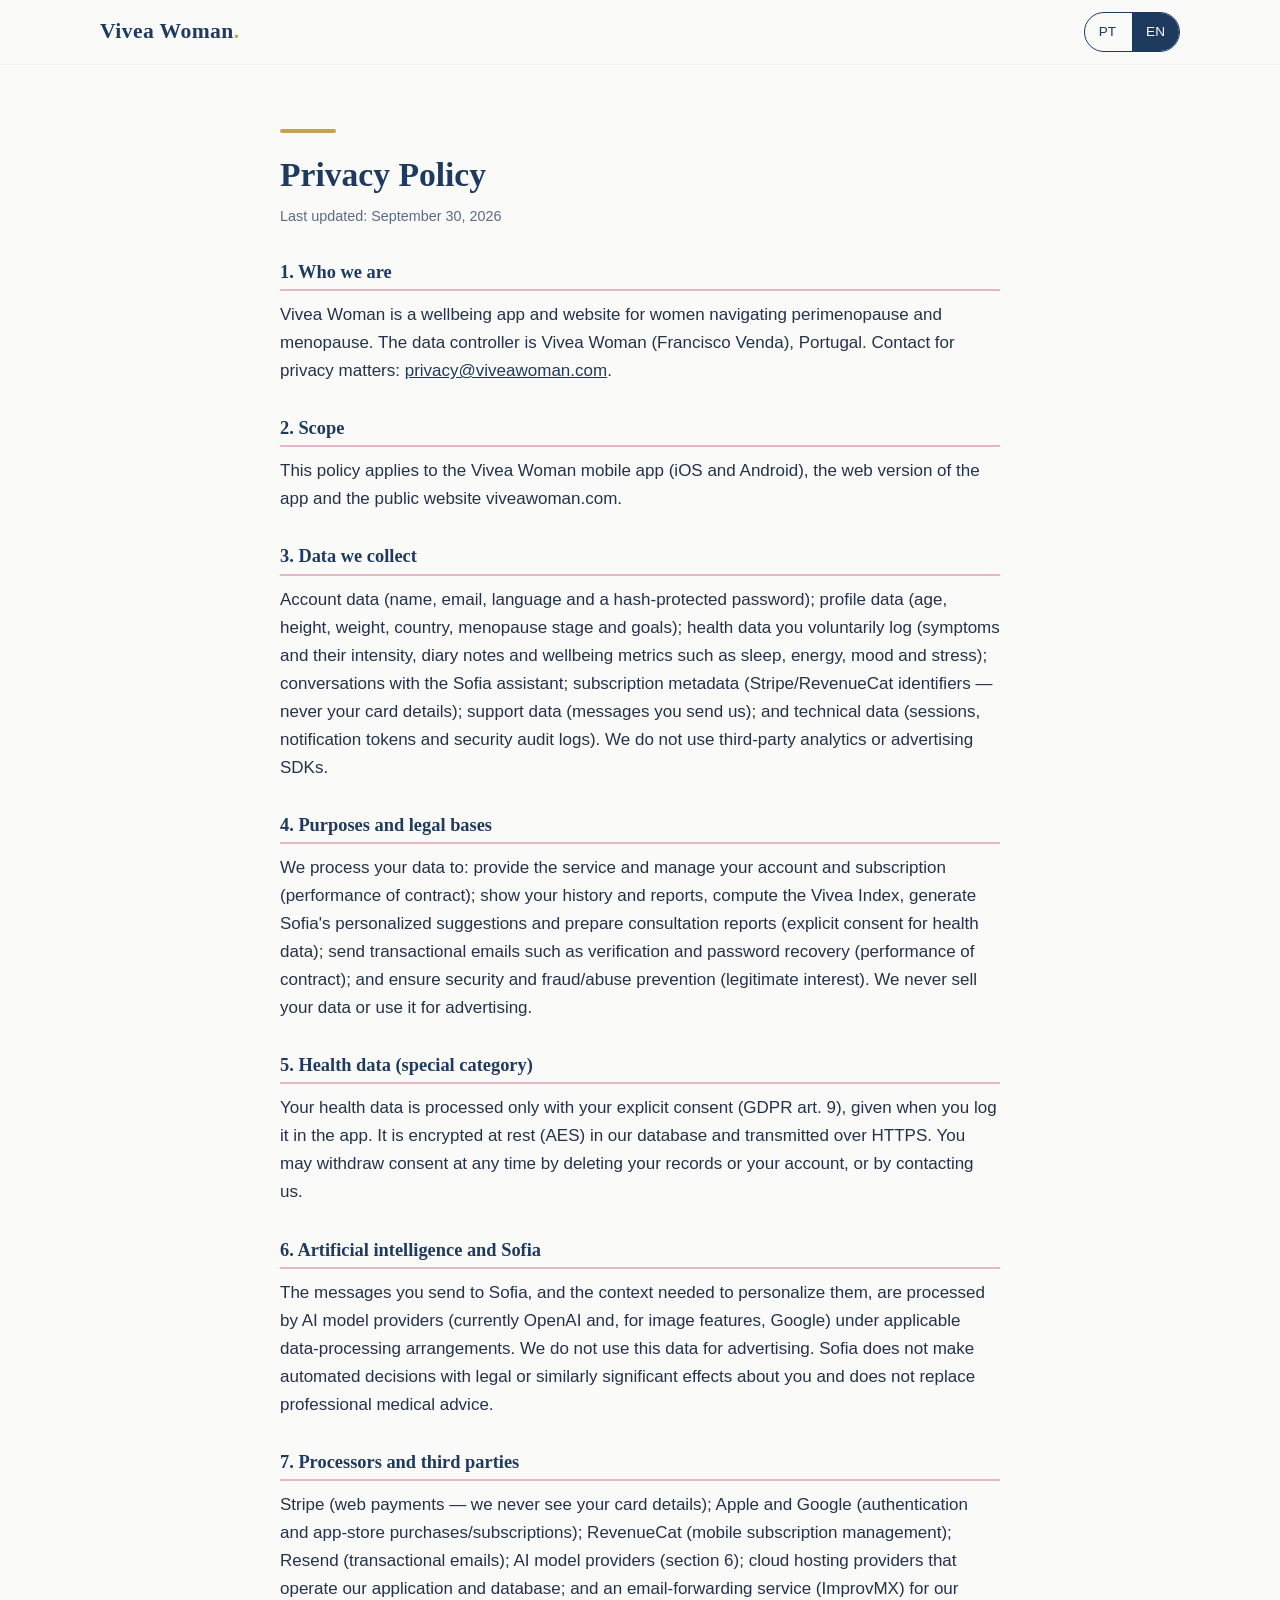
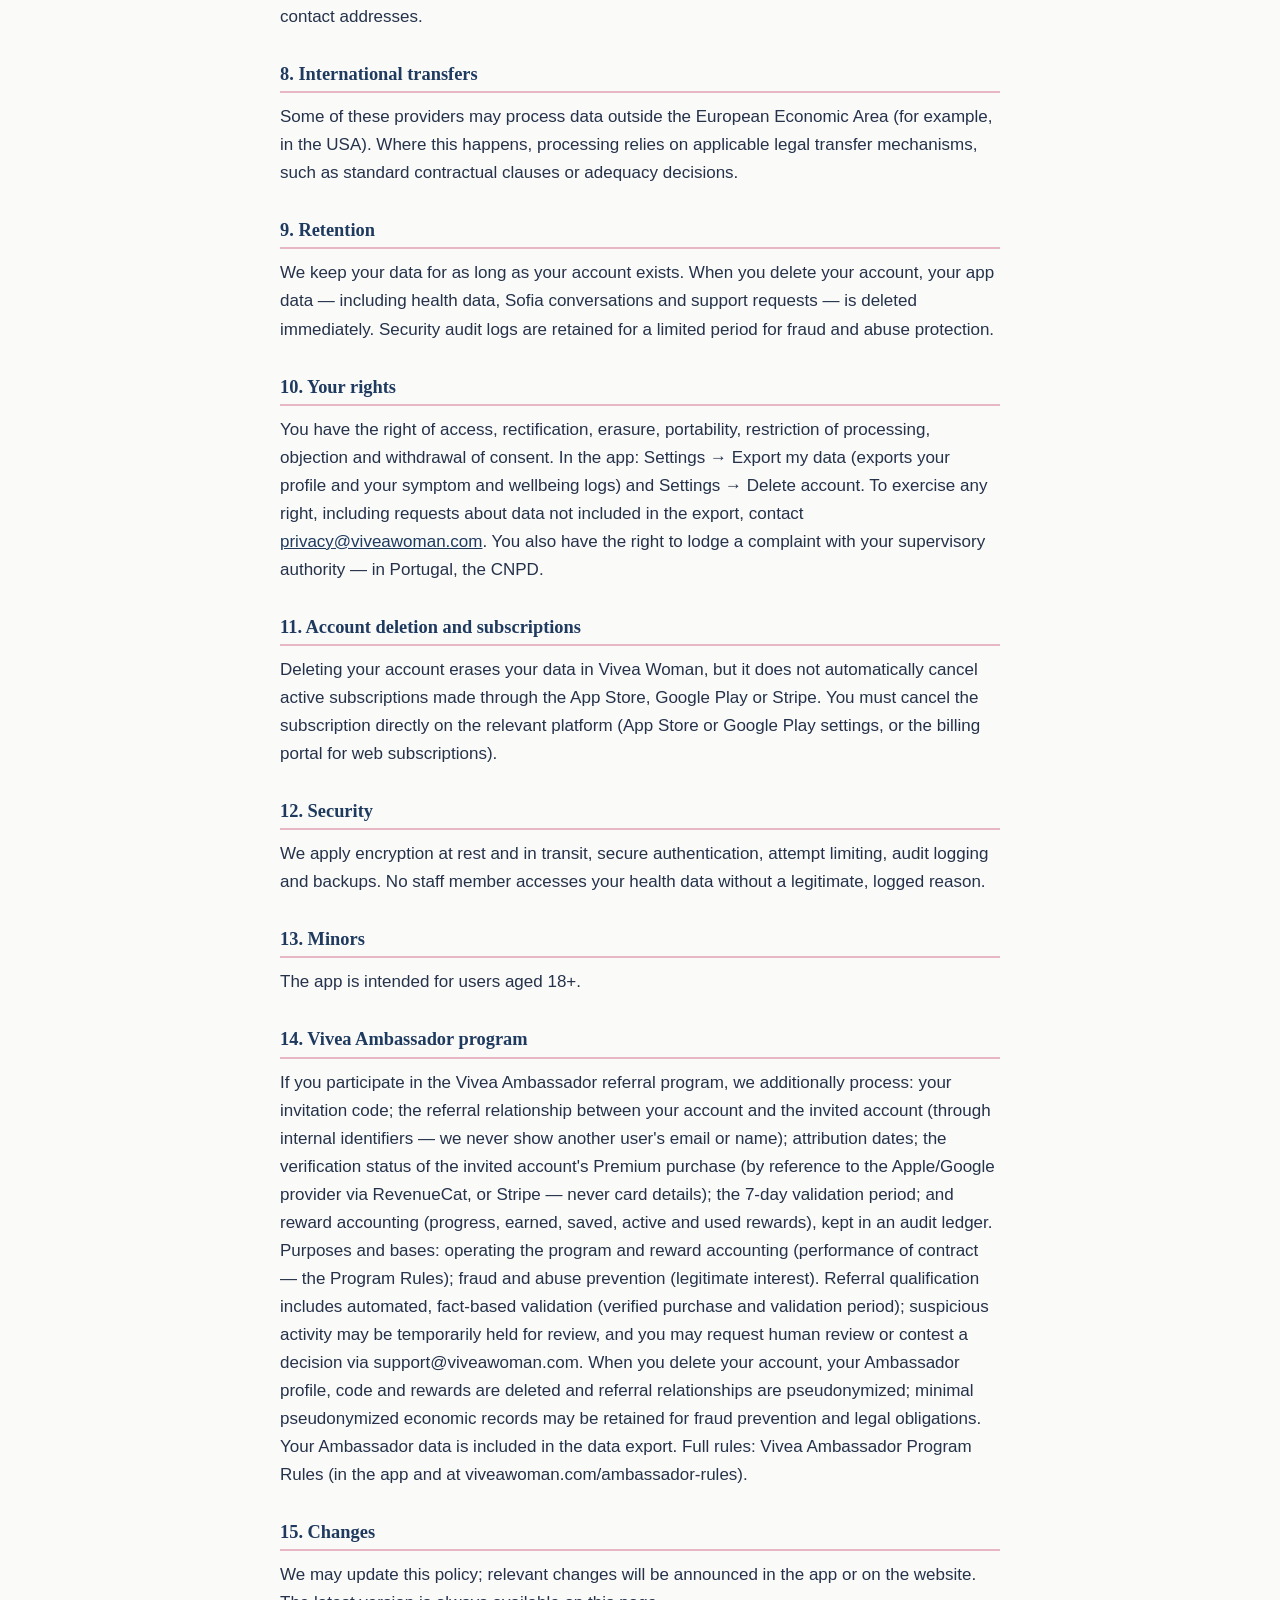
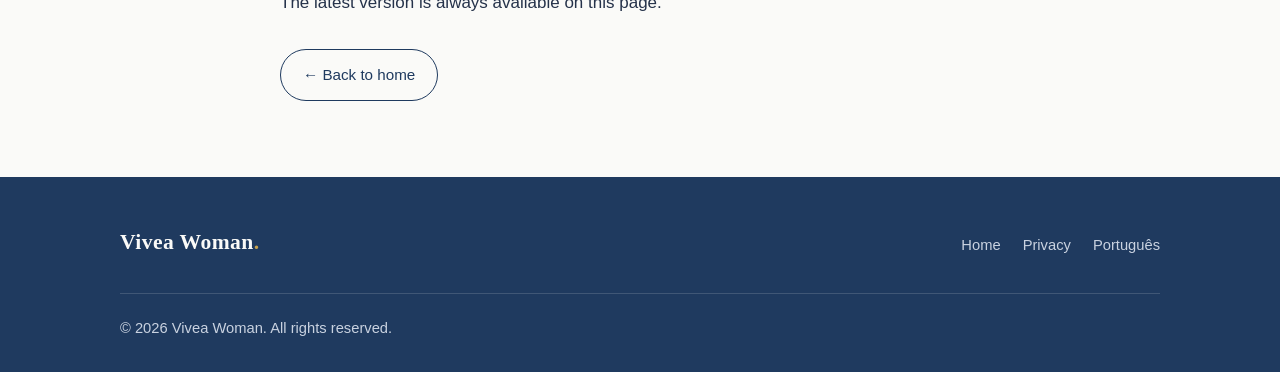
<file: en/privacy/index.html>
<!DOCTYPE html>
<html lang="en">
<head>
  <meta charset="UTF-8">
  <meta name="viewport" content="width=device-width, initial-scale=1">
  <title>Privacy Policy — Vivea Woman</title>
  <meta name="description" content="Vivea Woman Privacy Policy: what data we process, for which purposes, your GDPR rights and how to contact us.">
  <link rel="canonical" href="https://viveawoman.com/en/privacy/">
  <link rel="alternate" hreflang="pt-PT" href="https://viveawoman.com/privacy/">
  <link rel="alternate" hreflang="en" href="https://viveawoman.com/en/privacy/">
  <link rel="alternate" hreflang="x-default" href="https://viveawoman.com/privacy/">
  <meta property="og:title" content="Privacy Policy — Vivea Woman">
  <meta property="og:url" content="https://viveawoman.com/en/privacy/">
  <meta property="og:site_name" content="Vivea Woman">
  <meta property="og:type" content="article">
  <link rel="icon" type="image/svg+xml" href="/assets/favicon.svg">
  <link rel="stylesheet" href="/assets/style.css">
  <style>
    .policy{max-width:760px}
    .policy h2{font-size:1.15rem;margin:32px 0 10px;border-bottom:2px solid var(--blush);padding-bottom:6px}
    .policy p{margin-bottom:12px;color:var(--ink)}
    .policy .updated{color:var(--muted);font-size:.9rem;margin-bottom:8px}
  </style>
</head>
<body>
  <header class="site-header">
    <div class="container header-inner">
      <a class="brand" href="/en/">Vivea Woman<span class="dot">.</span></a>
      <nav class="lang-switch" aria-label="Language">
        <a href="/privacy/" lang="pt-PT" hreflang="pt-PT">PT</a>
        <span aria-current="page" lang="en">EN</span>
      </nav>
    </div>
  </header>
  <main>
    <section>
      <div class="container policy">
        <div class="accent-bar"></div>
        <h1 class="section-title">Privacy Policy</h1>
        <p class="updated">Last updated: September 30, 2026</p>

        <h2>1. Who we are</h2>
        <p>Vivea Woman is a wellbeing app and website for women navigating perimenopause and menopause. The data controller is Vivea Woman (Francisco Venda), Portugal. Contact for privacy matters: <a href="mailto:privacy@viveawoman.com">privacy@viveawoman.com</a>.</p>

        <h2>2. Scope</h2>
        <p>This policy applies to the Vivea Woman mobile app (iOS and Android), the web version of the app and the public website viveawoman.com.</p>

        <h2>3. Data we collect</h2>
        <p>Account data (name, email, language and a hash-protected password); profile data (age, height, weight, country, menopause stage and goals); health data you voluntarily log (symptoms and their intensity, diary notes and wellbeing metrics such as sleep, energy, mood and stress); conversations with the Sofia assistant; subscription metadata (Stripe/RevenueCat identifiers — never your card details); support data (messages you send us); and technical data (sessions, notification tokens and security audit logs). We do not use third-party analytics or advertising SDKs.</p>

        <h2>4. Purposes and legal bases</h2>
        <p>We process your data to: provide the service and manage your account and subscription (performance of contract); show your history and reports, compute the Vivea Index, generate Sofia's personalized suggestions and prepare consultation reports (explicit consent for health data); send transactional emails such as verification and password recovery (performance of contract); and ensure security and fraud/abuse prevention (legitimate interest). We never sell your data or use it for advertising.</p>

        <h2>5. Health data (special category)</h2>
        <p>Your health data is processed only with your explicit consent (GDPR art. 9), given when you log it in the app. It is encrypted at rest (AES) in our database and transmitted over HTTPS. You may withdraw consent at any time by deleting your records or your account, or by contacting us.</p>

        <h2>6. Artificial intelligence and Sofia</h2>
        <p>The messages you send to Sofia, and the context needed to personalize them, are processed by AI model providers (currently OpenAI and, for image features, Google) under applicable data-processing arrangements. We do not use this data for advertising. Sofia does not make automated decisions with legal or similarly significant effects about you and does not replace professional medical advice.</p>

        <h2>7. Processors and third parties</h2>
        <p>Stripe (web payments — we never see your card details); Apple and Google (authentication and app-store purchases/subscriptions); RevenueCat (mobile subscription management); Resend (transactional emails); AI model providers (section 6); cloud hosting providers that operate our application and database; and an email-forwarding service (ImprovMX) for our contact addresses.</p>

        <h2>8. International transfers</h2>
        <p>Some of these providers may process data outside the European Economic Area (for example, in the USA). Where this happens, processing relies on applicable legal transfer mechanisms, such as standard contractual clauses or adequacy decisions.</p>

        <h2>9. Retention</h2>
        <p>We keep your data for as long as your account exists. When you delete your account, your app data — including health data, Sofia conversations and support requests — is deleted immediately. Security audit logs are retained for a limited period for fraud and abuse protection.</p>

        <h2>10. Your rights</h2>
        <p>You have the right of access, rectification, erasure, portability, restriction of processing, objection and withdrawal of consent. In the app: Settings → Export my data (exports your profile and your symptom and wellbeing logs) and Settings → Delete account. To exercise any right, including requests about data not included in the export, contact <a href="mailto:privacy@viveawoman.com">privacy@viveawoman.com</a>. You also have the right to lodge a complaint with your supervisory authority — in Portugal, the CNPD.</p>

        <h2>11. Account deletion and subscriptions</h2>
        <p>Deleting your account erases your data in Vivea Woman, but it does not automatically cancel active subscriptions made through the App Store, Google Play or Stripe. You must cancel the subscription directly on the relevant platform (App Store or Google Play settings, or the billing portal for web subscriptions).</p>

        <h2>12. Security</h2>
        <p>We apply encryption at rest and in transit, secure authentication, attempt limiting, audit logging and backups. No staff member accesses your health data without a legitimate, logged reason.</p>

        <h2>13. Minors</h2>
        <p>The app is intended for users aged 18+.</p>

        <h2>14. Vivea Ambassador program</h2>
        <p>If you participate in the Vivea Ambassador referral program, we additionally process: your invitation code; the referral relationship between your account and the invited account (through internal identifiers — we never show another user's email or name); attribution dates; the verification status of the invited account's Premium purchase (by reference to the Apple/Google provider via RevenueCat, or Stripe — never card details); the 7-day validation period; and reward accounting (progress, earned, saved, active and used rewards), kept in an audit ledger. Purposes and bases: operating the program and reward accounting (performance of contract — the Program Rules); fraud and abuse prevention (legitimate interest). Referral qualification includes automated, fact-based validation (verified purchase and validation period); suspicious activity may be temporarily held for review, and you may request human review or contest a decision via support@viveawoman.com. When you delete your account, your Ambassador profile, code and rewards are deleted and referral relationships are pseudonymized; minimal pseudonymized economic records may be retained for fraud prevention and legal obligations. Your Ambassador data is included in the data export. Full rules: Vivea Ambassador Program Rules (in the app and at viveawoman.com/ambassador-rules).</p>
        <h2>15. Changes</h2>
        <p>We may update this policy; relevant changes will be announced in the app or on the website. The latest version is always available on this page.</p>

        <p style="margin-top:32px"><a class="pill outline" href="/en/">← Back to home</a></p>
      </div>
    </section>
  </main>
  <footer class="site-footer">
    <div class="container">
      <div class="footer-grid">
        <a class="brand" href="/en/">Vivea Woman<span class="dot">.</span></a>
        <ul class="footer-nav">
          <li><a href="/en/">Home</a></li>
          <li><a href="/en/privacy/" aria-current="page">Privacy</a></li>
          <li><a href="/privacy/" lang="pt-PT" hreflang="pt-PT">Português</a></li>
        </ul>
      </div>
      <div class="footer-bottom">
        <p>© 2026 Vivea Woman. All rights reserved.</p>
      </div>
    </div>
  </footer>
</body>
</html>
</file>
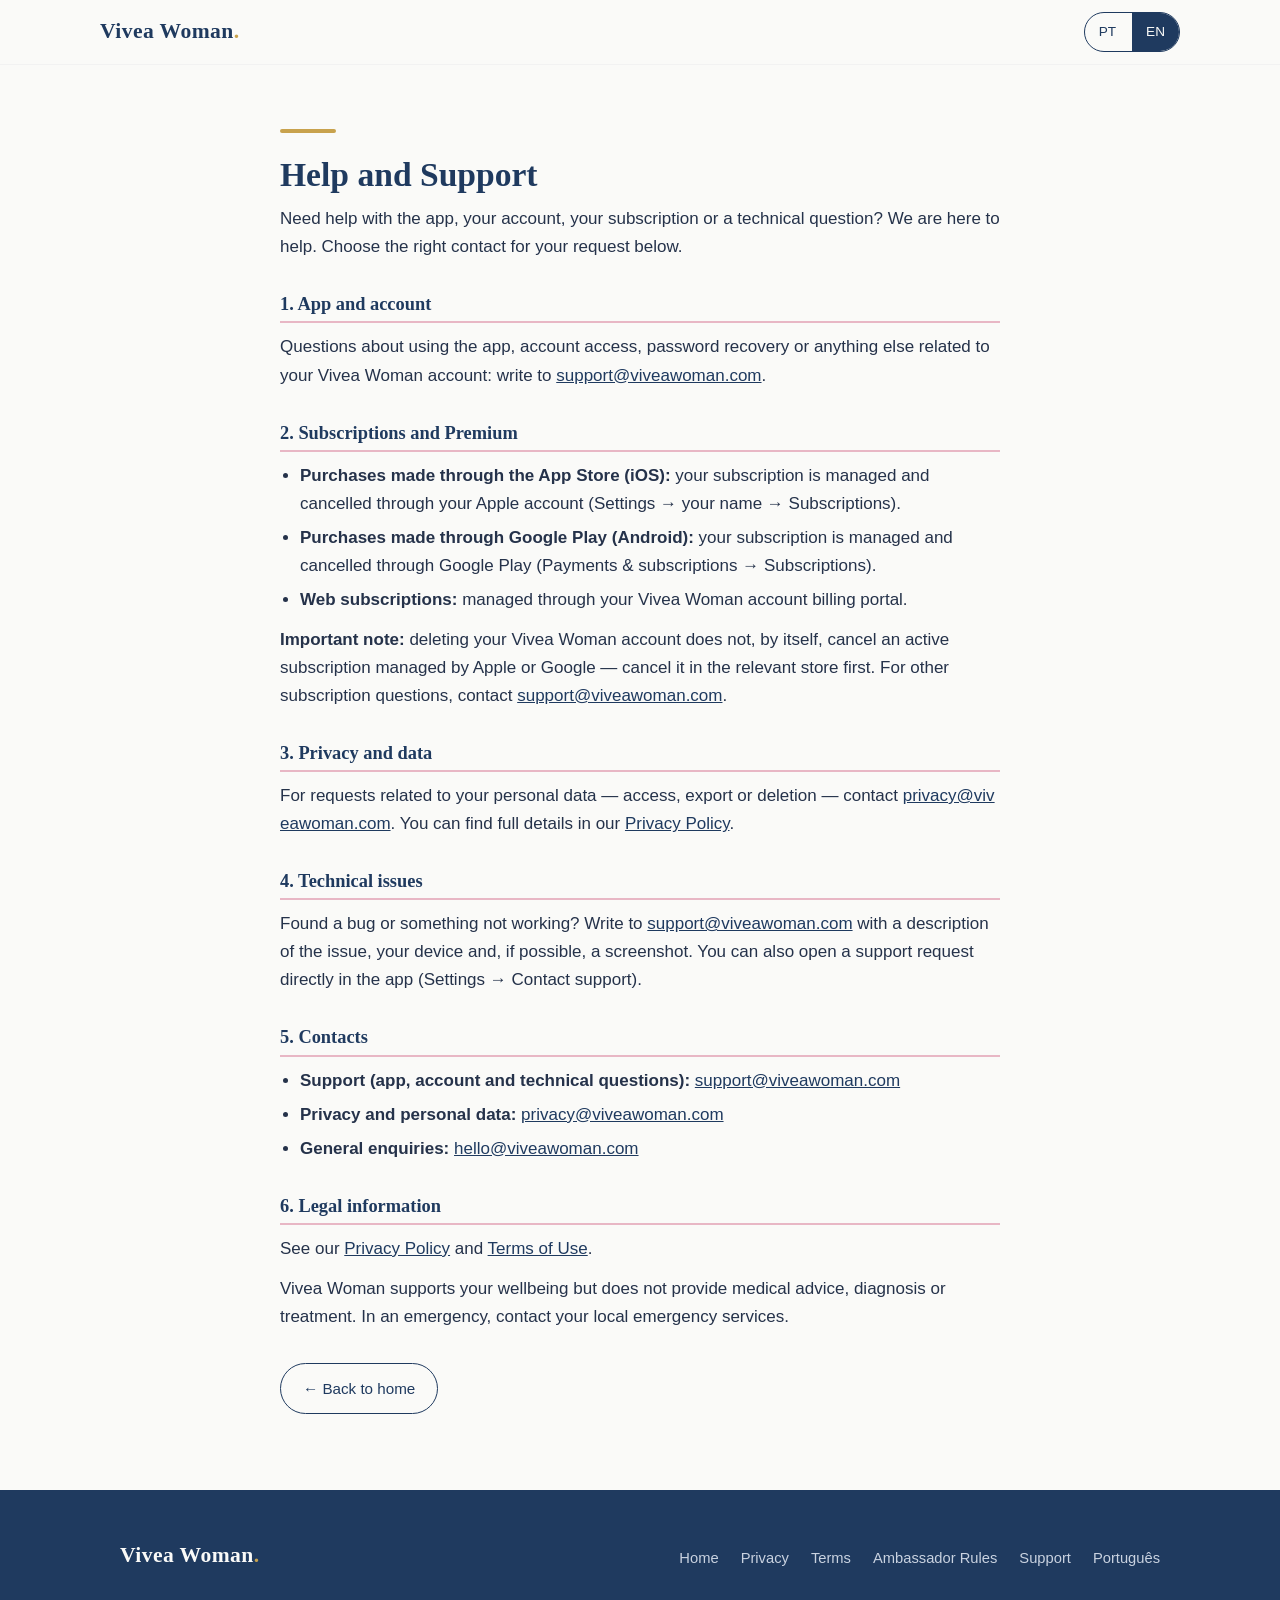
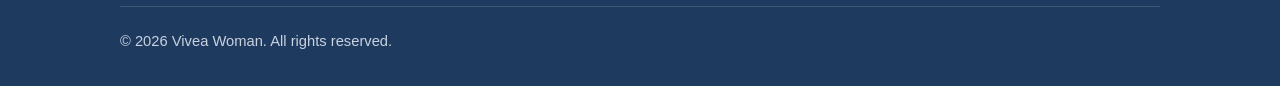
<file: en/support/index.html>
<!DOCTYPE html>
<html lang="en">
<head>
  <meta charset="UTF-8">
  <meta name="viewport" content="width=device-width, initial-scale=1">
  <title>Help and Support — Vivea Woman</title>
  <meta name="description" content="Vivea Woman help and support: app and account, subscriptions and Premium, privacy and data, technical issues and official contacts.">
  <link rel="canonical" href="https://viveawoman.com/en/support/">
  <link rel="alternate" hreflang="pt-PT" href="https://viveawoman.com/support/">
  <link rel="alternate" hreflang="en" href="https://viveawoman.com/en/support/">
  <link rel="alternate" hreflang="x-default" href="https://viveawoman.com/support/">
  <meta property="og:title" content="Help and Support — Vivea Woman">
  <meta property="og:url" content="https://viveawoman.com/en/support/">
  <meta property="og:site_name" content="Vivea Woman">
  <meta property="og:type" content="website">
  <link rel="icon" type="image/svg+xml" href="/assets/favicon.svg">
  <link rel="stylesheet" href="/assets/style.css">
  <style>
    .policy{max-width:760px}
    .policy h2{font-size:1.15rem;margin:32px 0 10px;border-bottom:2px solid var(--blush);padding-bottom:6px}
    .policy p{margin-bottom:12px;color:var(--ink)}
    .policy ul{margin:0 0 12px 20px;color:var(--ink)}
    .policy li{margin-bottom:6px}
    .policy a[href^="mailto:"]{word-break:break-all}
  </style>
</head>
<body>
  <header class="site-header">
    <div class="container header-inner">
      <a class="brand" href="/en/">Vivea Woman<span class="dot">.</span></a>
      <nav class="lang-switch" aria-label="Language">
        <a href="/support/" lang="pt-PT" hreflang="pt-PT">PT</a>
        <span aria-current="page" lang="en">EN</span>
      </nav>
    </div>
  </header>
  <main>
    <section>
      <div class="container policy">
        <div class="accent-bar"></div>
        <h1 class="section-title">Help and Support</h1>
        <p>Need help with the app, your account, your subscription or a technical question? We are here to help. Choose the right contact for your request below.</p>

        <h2>1. App and account</h2>
        <p>Questions about using the app, account access, password recovery or anything else related to your Vivea Woman account: write to <a href="mailto:support@viveawoman.com">support@viveawoman.com</a>.</p>

        <h2>2. Subscriptions and Premium</h2>
        <ul>
          <li><strong>Purchases made through the App Store (iOS):</strong> your subscription is managed and cancelled through your Apple account (Settings → your name → Subscriptions).</li>
          <li><strong>Purchases made through Google Play (Android):</strong> your subscription is managed and cancelled through Google Play (Payments &amp; subscriptions → Subscriptions).</li>
          <li><strong>Web subscriptions:</strong> managed through your Vivea Woman account billing portal.</li>
        </ul>
        <p><strong>Important note:</strong> deleting your Vivea Woman account does not, by itself, cancel an active subscription managed by Apple or Google — cancel it in the relevant store first. For other subscription questions, contact <a href="mailto:support@viveawoman.com">support@viveawoman.com</a>.</p>

        <h2>3. Privacy and data</h2>
        <p>For requests related to your personal data — access, export or deletion — contact <a href="mailto:privacy@viveawoman.com">privacy@viveawoman.com</a>. You can find full details in our <a href="/en/privacy/">Privacy Policy</a>.</p>

        <h2>4. Technical issues</h2>
        <p>Found a bug or something not working? Write to <a href="mailto:support@viveawoman.com">support@viveawoman.com</a> with a description of the issue, your device and, if possible, a screenshot. You can also open a support request directly in the app (Settings → Contact support).</p>

        <h2>5. Contacts</h2>
        <ul>
          <li><strong>Support (app, account and technical questions):</strong> <a href="mailto:support@viveawoman.com">support@viveawoman.com</a></li>
          <li><strong>Privacy and personal data:</strong> <a href="mailto:privacy@viveawoman.com">privacy@viveawoman.com</a></li>
          <li><strong>General enquiries:</strong> <a href="mailto:hello@viveawoman.com">hello@viveawoman.com</a></li>
        </ul>

        <h2>6. Legal information</h2>
        <p>See our <a href="/en/privacy/">Privacy Policy</a> and <a href="/en/terms/">Terms of Use</a>.</p>
        <p>Vivea Woman supports your wellbeing but does not provide medical advice, diagnosis or treatment. In an emergency, contact your local emergency services.</p>

        <p style="margin-top:32px"><a class="pill outline" href="/en/">← Back to home</a></p>
      </div>
    </section>
  </main>
  <footer class="site-footer">
    <div class="container">
      <div class="footer-grid">
        <a class="brand" href="/en/">Vivea Woman<span class="dot">.</span></a>
        <ul class="footer-nav">
          <li><a href="/en/">Home</a></li>
          <li><a href="/en/privacy/">Privacy</a></li>
          <li><a href="/en/terms/">Terms</a></li>
          <li><a href="/en/ambassador-rules/">Ambassador Rules</a></li>
          <li><a href="/en/support/" aria-current="page">Support</a></li>
          <li><a href="/support/" lang="pt-PT" hreflang="pt-PT">Português</a></li>
        </ul>
      </div>
      <div class="footer-bottom">
        <p>© 2026 Vivea Woman. All rights reserved.</p>
      </div>
    </div>
  </footer>
</body>
</html>
</file>
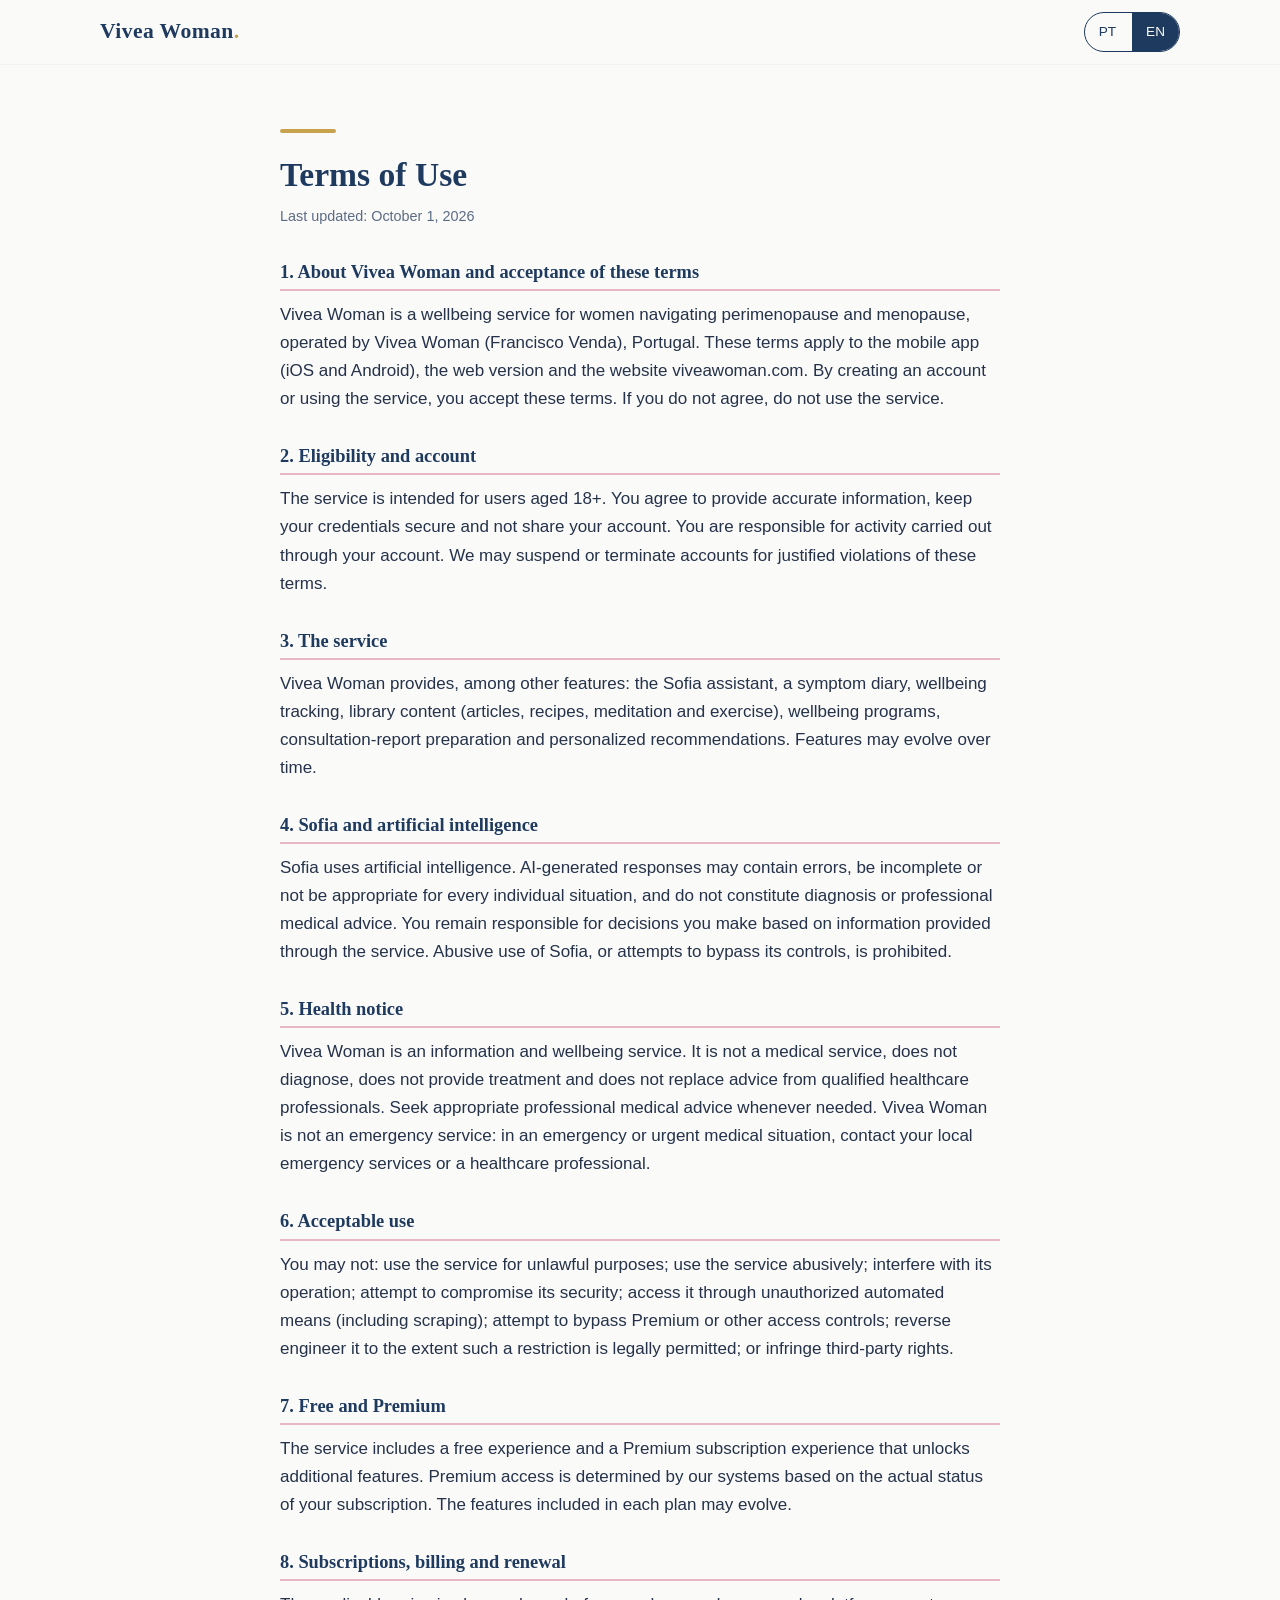
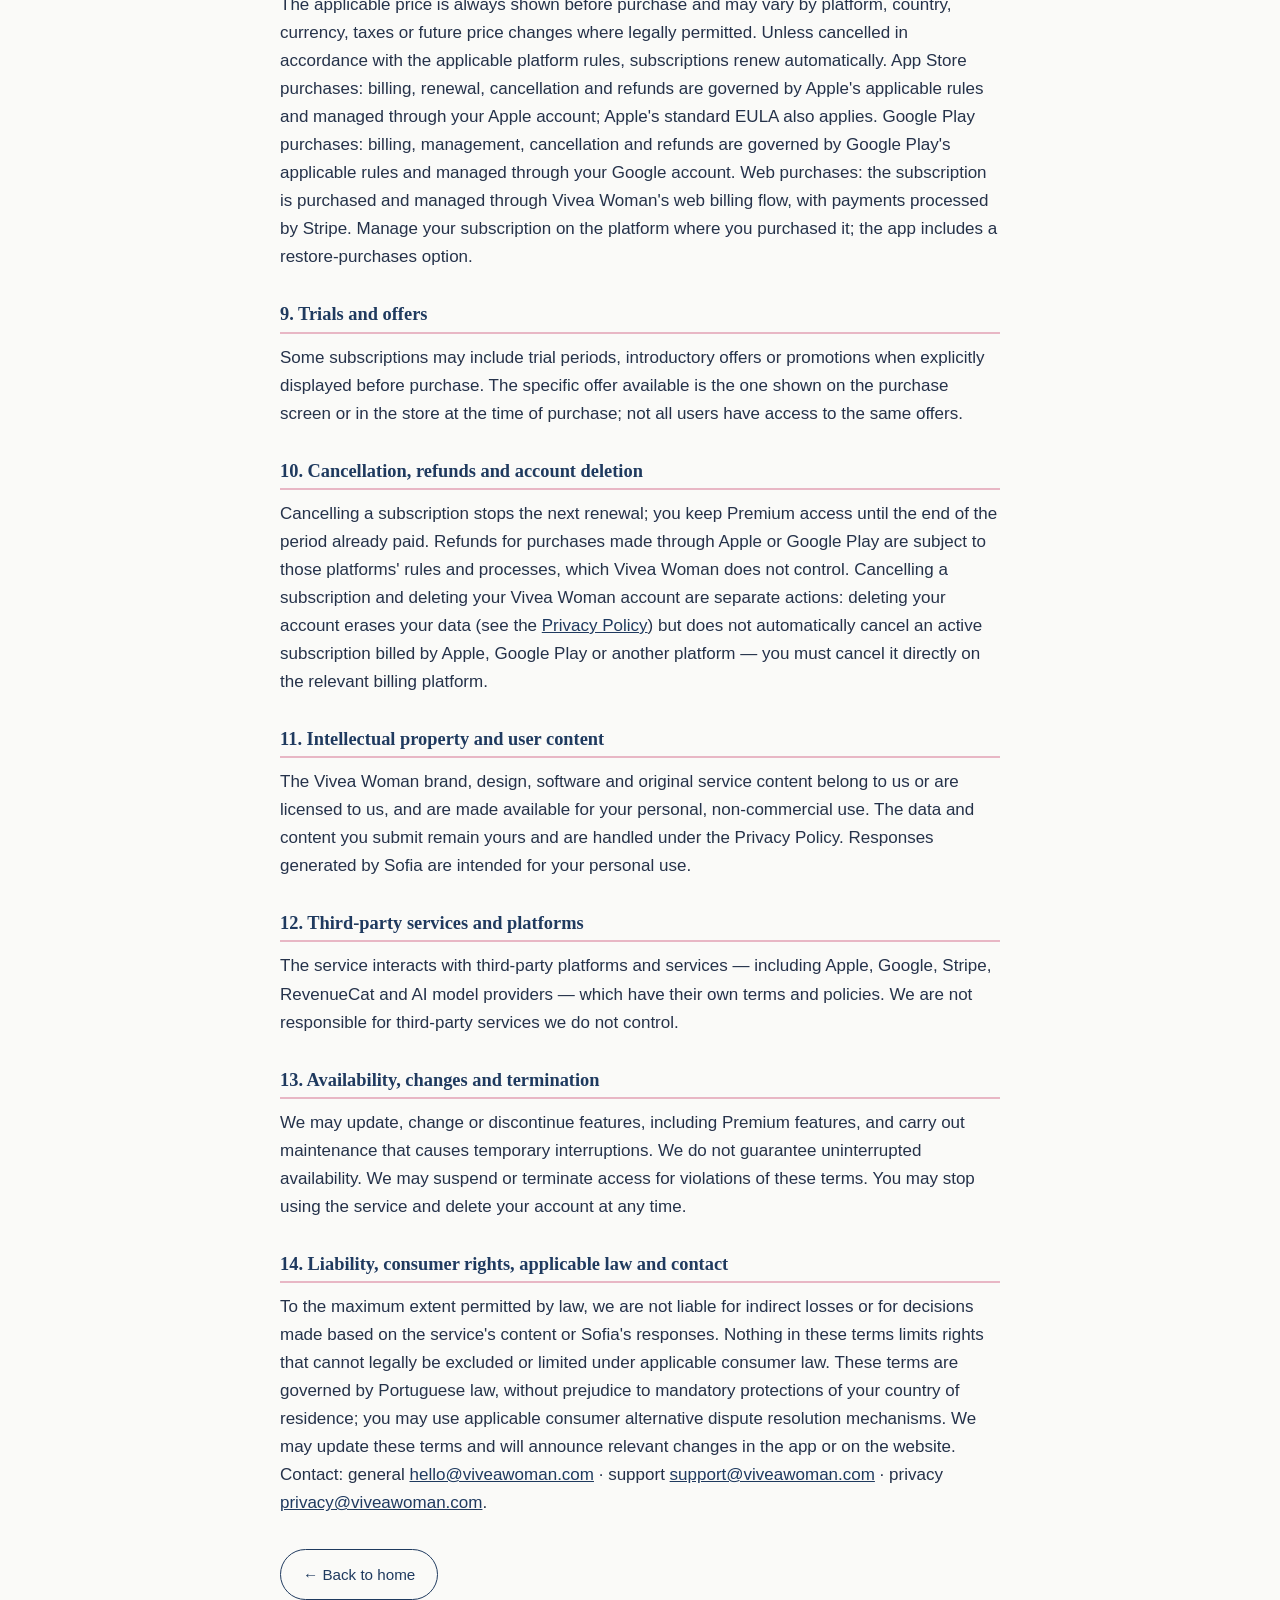
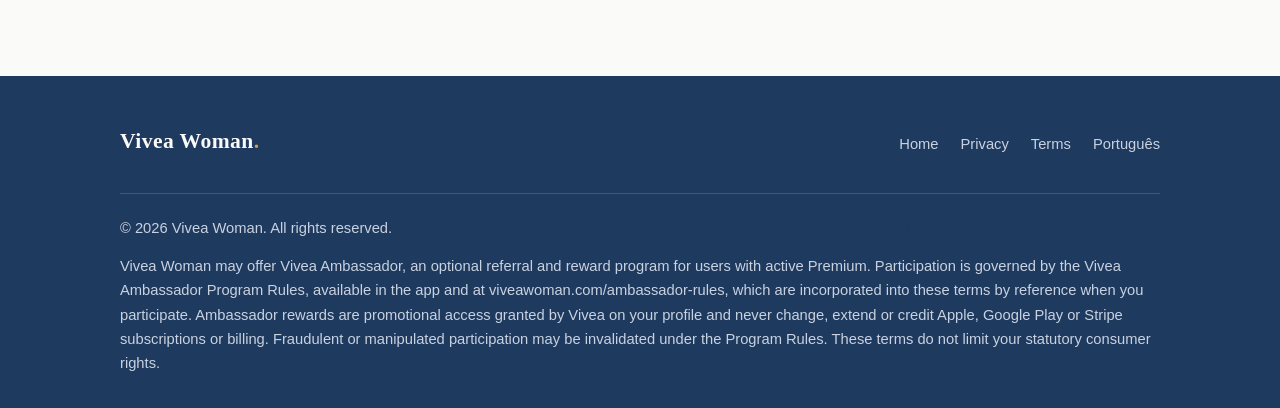
<file: en/terms/index.html>
<!DOCTYPE html>
<html lang="en">
<head>
  <meta charset="UTF-8">
  <meta name="viewport" content="width=device-width, initial-scale=1">
  <title>Terms of Use — Vivea Woman</title>
  <meta name="description" content="Vivea Woman Terms of Use: account, Sofia and AI, health notice, Apple/Google/web subscriptions, cancellation and consumer rights.">
  <link rel="canonical" href="https://viveawoman.com/en/terms/">
  <link rel="alternate" hreflang="pt-PT" href="https://viveawoman.com/terms/">
  <link rel="alternate" hreflang="en" href="https://viveawoman.com/en/terms/">
  <link rel="alternate" hreflang="x-default" href="https://viveawoman.com/terms/">
  <meta property="og:title" content="Terms of Use — Vivea Woman">
  <meta property="og:url" content="https://viveawoman.com/en/terms/">
  <meta property="og:site_name" content="Vivea Woman">
  <meta property="og:type" content="article">
  <link rel="icon" type="image/svg+xml" href="/assets/favicon.svg">
  <link rel="stylesheet" href="/assets/style.css">
  <style>
    .policy{max-width:760px}
    .policy h2{font-size:1.15rem;margin:32px 0 10px;border-bottom:2px solid var(--blush);padding-bottom:6px}
    .policy p{margin-bottom:12px;color:var(--ink)}
    .policy .updated{color:var(--muted);font-size:.9rem;margin-bottom:8px}
  </style>
</head>
<body>
  <header class="site-header">
    <div class="container header-inner">
      <a class="brand" href="/en/">Vivea Woman<span class="dot">.</span></a>
      <nav class="lang-switch" aria-label="Language">
        <a href="/terms/" lang="pt-PT" hreflang="pt-PT">PT</a>
        <span aria-current="page" lang="en">EN</span>
      </nav>
    </div>
  </header>
  <main>
    <section>
      <div class="container policy">
        <div class="accent-bar"></div>
        <h1 class="section-title">Terms of Use</h1>
        <p class="updated">Last updated: October 1, 2026</p>

        <h2>1. About Vivea Woman and acceptance of these terms</h2>
        <p>Vivea Woman is a wellbeing service for women navigating perimenopause and menopause, operated by Vivea Woman (Francisco Venda), Portugal. These terms apply to the mobile app (iOS and Android), the web version and the website viveawoman.com. By creating an account or using the service, you accept these terms. If you do not agree, do not use the service.</p>

        <h2>2. Eligibility and account</h2>
        <p>The service is intended for users aged 18+. You agree to provide accurate information, keep your credentials secure and not share your account. You are responsible for activity carried out through your account. We may suspend or terminate accounts for justified violations of these terms.</p>

        <h2>3. The service</h2>
        <p>Vivea Woman provides, among other features: the Sofia assistant, a symptom diary, wellbeing tracking, library content (articles, recipes, meditation and exercise), wellbeing programs, consultation-report preparation and personalized recommendations. Features may evolve over time.</p>

        <h2>4. Sofia and artificial intelligence</h2>
        <p>Sofia uses artificial intelligence. AI-generated responses may contain errors, be incomplete or not be appropriate for every individual situation, and do not constitute diagnosis or professional medical advice. You remain responsible for decisions you make based on information provided through the service. Abusive use of Sofia, or attempts to bypass its controls, is prohibited.</p>

        <h2>5. Health notice</h2>
        <p>Vivea Woman is an information and wellbeing service. It is not a medical service, does not diagnose, does not provide treatment and does not replace advice from qualified healthcare professionals. Seek appropriate professional medical advice whenever needed. Vivea Woman is not an emergency service: in an emergency or urgent medical situation, contact your local emergency services or a healthcare professional.</p>

        <h2>6. Acceptable use</h2>
        <p>You may not: use the service for unlawful purposes; use the service abusively; interfere with its operation; attempt to compromise its security; access it through unauthorized automated means (including scraping); attempt to bypass Premium or other access controls; reverse engineer it to the extent such a restriction is legally permitted; or infringe third-party rights.</p>

        <h2>7. Free and Premium</h2>
        <p>The service includes a free experience and a Premium subscription experience that unlocks additional features. Premium access is determined by our systems based on the actual status of your subscription. The features included in each plan may evolve.</p>

        <h2>8. Subscriptions, billing and renewal</h2>
        <p>The applicable price is always shown before purchase and may vary by platform, country, currency, taxes or future price changes where legally permitted. Unless cancelled in accordance with the applicable platform rules, subscriptions renew automatically. App Store purchases: billing, renewal, cancellation and refunds are governed by Apple's applicable rules and managed through your Apple account; Apple's standard EULA also applies. Google Play purchases: billing, management, cancellation and refunds are governed by Google Play's applicable rules and managed through your Google account. Web purchases: the subscription is purchased and managed through Vivea Woman's web billing flow, with payments processed by Stripe. Manage your subscription on the platform where you purchased it; the app includes a restore-purchases option.</p>

        <h2>9. Trials and offers</h2>
        <p>Some subscriptions may include trial periods, introductory offers or promotions when explicitly displayed before purchase. The specific offer available is the one shown on the purchase screen or in the store at the time of purchase; not all users have access to the same offers.</p>

        <h2>10. Cancellation, refunds and account deletion</h2>
        <p>Cancelling a subscription stops the next renewal; you keep Premium access until the end of the period already paid. Refunds for purchases made through Apple or Google Play are subject to those platforms' rules and processes, which Vivea Woman does not control. Cancelling a subscription and deleting your Vivea Woman account are separate actions: deleting your account erases your data (see the <a href="/en/privacy/">Privacy Policy</a>) but does not automatically cancel an active subscription billed by Apple, Google Play or another platform — you must cancel it directly on the relevant billing platform.</p>

        <h2>11. Intellectual property and user content</h2>
        <p>The Vivea Woman brand, design, software and original service content belong to us or are licensed to us, and are made available for your personal, non-commercial use. The data and content you submit remain yours and are handled under the Privacy Policy. Responses generated by Sofia are intended for your personal use.</p>

        <h2>12. Third-party services and platforms</h2>
        <p>The service interacts with third-party platforms and services — including Apple, Google, Stripe, RevenueCat and AI model providers — which have their own terms and policies. We are not responsible for third-party services we do not control.</p>

        <h2>13. Availability, changes and termination</h2>
        <p>We may update, change or discontinue features, including Premium features, and carry out maintenance that causes temporary interruptions. We do not guarantee uninterrupted availability. We may suspend or terminate access for violations of these terms. You may stop using the service and delete your account at any time.</p>

        <h2>14. Liability, consumer rights, applicable law and contact</h2>
        <p>To the maximum extent permitted by law, we are not liable for indirect losses or for decisions made based on the service's content or Sofia's responses. Nothing in these terms limits rights that cannot legally be excluded or limited under applicable consumer law. These terms are governed by Portuguese law, without prejudice to mandatory protections of your country of residence; you may use applicable consumer alternative dispute resolution mechanisms. We may update these terms and will announce relevant changes in the app or on the website. Contact: general <a href="mailto:hello@viveawoman.com">hello@viveawoman.com</a> · support <a href="mailto:support@viveawoman.com">support@viveawoman.com</a> · privacy <a href="mailto:privacy@viveawoman.com">privacy@viveawoman.com</a>.</p>

        <p style="margin-top:32px"><a class="pill outline" href="/en/">← Back to home</a></p>
      </div>
    </section>
  </main>
  <footer class="site-footer">
    <div class="container">
      <div class="footer-grid">
        <a class="brand" href="/en/">Vivea Woman<span class="dot">.</span></a>
        <ul class="footer-nav">
          <li><a href="/en/">Home</a></li>
          <li><a href="/en/privacy/">Privacy</a></li>
          <li><a href="/en/terms/" aria-current="page">Terms</a></li>
          <li><a href="/terms/" lang="pt-PT" hreflang="pt-PT">Português</a></li>
        </ul>
      </div>
      <div class="footer-bottom">
        <p>© 2026 Vivea Woman. All rights reserved.</p>
        <h2>15. Vivea Ambassador program</h2>
        <p>Vivea Woman may offer Vivea Ambassador, an optional referral and reward program for users with active Premium. Participation is governed by the Vivea Ambassador Program Rules, available in the app and at viveawoman.com/ambassador-rules, which are incorporated into these terms by reference when you participate. Ambassador rewards are promotional access granted by Vivea on your profile and never change, extend or credit Apple, Google Play or Stripe subscriptions or billing. Fraudulent or manipulated participation may be invalidated under the Program Rules. These terms do not limit your statutory consumer rights.</p>
      </div>
    </div>
  </footer>
</body>
</html>
</file>
<file: assets/style.css>
/* Vivea Woman — public website · R.17B */
:root{
  --navy:#1F3A5F; --blush:#E8B7C5; --gold:#C8A24D;
  --soft:#FAFAF8; --gray:#F2F2F2; --ink:#25324A; --muted:#5C6B84;
}
*{box-sizing:border-box;margin:0;padding:0}
html{scroll-behavior:smooth}
@media (prefers-reduced-motion:reduce){html{scroll-behavior:auto}}
body{
  font-family:-apple-system,BlinkMacSystemFont,"Segoe UI",Roboto,Helvetica,Arial,sans-serif;
  background:var(--soft);color:var(--ink);line-height:1.65;font-size:17px;
  -webkit-font-smoothing:antialiased;
}
h1,h2,h3{font-family:Georgia,"Times New Roman",serif;color:var(--navy);line-height:1.2;font-weight:600}
img{max-width:100%;display:block}
a{color:var(--navy)}
a:focus-visible,button:focus-visible{outline:3px solid var(--gold);outline-offset:2px}
.container{max-width:1080px;margin:0 auto;padding:0 20px}

/* Header */
.site-header{position:sticky;top:0;background:rgba(250,250,248,.95);backdrop-filter:blur(8px);
  border-bottom:1px solid var(--gray);z-index:10}
.header-inner{display:flex;align-items:center;justify-content:space-between;gap:16px;min-height:64px;flex-wrap:wrap;padding:8px 0}
.brand{font-family:Georgia,serif;font-size:1.35rem;color:var(--navy);text-decoration:none;font-weight:700;letter-spacing:.02em}
.brand .dot{color:var(--gold)}
.main-nav{display:flex;gap:6px;flex-wrap:wrap;align-items:center}
.main-nav a{text-decoration:none;color:var(--ink);font-size:.95rem;padding:10px 12px;border-radius:8px}
.main-nav a:hover{background:var(--gray)}
.lang-switch{display:flex;gap:2px;border:1px solid var(--navy);border-radius:999px;overflow:hidden;font-size:.85rem}
.lang-switch a,.lang-switch span{padding:8px 14px;text-decoration:none;min-width:44px;text-align:center}
.lang-switch span[aria-current]{background:var(--navy);color:var(--soft)}
.lang-switch a{color:var(--navy)}
.lang-switch a:hover{background:var(--gray)}

/* Hero */
.hero{padding:72px 0 64px;background:linear-gradient(180deg,var(--soft) 0%,#F7EFF1 100%)}
.hero .eyebrow{color:var(--gold);text-transform:uppercase;letter-spacing:.14em;font-size:.8rem;font-weight:700;margin-bottom:14px}
.hero h1{font-size:clamp(2rem,5vw,3.2rem);max-width:18ch}
.hero p.lead{margin-top:20px;max-width:56ch;font-size:1.15rem;color:var(--muted)}
.hero .cta-row{margin-top:32px;display:flex;gap:14px;flex-wrap:wrap;align-items:center}
.pill{display:inline-block;background:var(--navy);color:var(--soft);padding:12px 22px;border-radius:999px;font-size:.95rem}
.pill.outline{background:transparent;color:var(--navy);border:1.5px solid var(--navy);text-decoration:none}
.pill.outline:hover{background:var(--navy);color:var(--soft)}

/* Sections */
section{padding:64px 0}
section.alt{background:var(--gray)}
.section-title{font-size:clamp(1.5rem,3.5vw,2.1rem);margin-bottom:10px}
.section-sub{color:var(--muted);max-width:62ch;margin-bottom:36px}
.accent-bar{width:56px;height:4px;background:var(--gold);border-radius:2px;margin-bottom:22px}

/* Cards */
.grid{display:grid;gap:20px;grid-template-columns:repeat(auto-fit,minmax(250px,1fr))}
.card{background:#fff;border:1px solid var(--gray);border-radius:14px;padding:26px}
.card h3{font-size:1.1rem;margin-bottom:8px}
.card p{font-size:.95rem;color:var(--muted)}
.card .icon{font-size:1.5rem;margin-bottom:12px;color:var(--gold)}

/* Sofia */
.sofia{background:var(--navy);color:var(--soft)}
.sofia h2,.sofia h3{color:var(--blush)}
.sofia .section-sub{color:#D9DEE8}
.sofia ul{list-style:none;display:grid;gap:14px;grid-template-columns:repeat(auto-fit,minmax(260px,1fr))}
.sofia li{background:rgba(250,250,248,.06);border:1px solid rgba(232,183,197,.25);border-radius:12px;padding:18px 20px;font-size:.97rem}
.sofia li strong{color:var(--blush)}

/* Plans */
.plans{display:grid;gap:20px;grid-template-columns:repeat(auto-fit,minmax(260px,1fr));max-width:720px}
.plan{background:#fff;border:1px solid var(--gray);border-radius:14px;padding:28px}
.plan.premium{border:1.5px solid var(--gold)}
.plan .tag{display:inline-block;font-size:.75rem;text-transform:uppercase;letter-spacing:.1em;font-weight:700;
  color:var(--navy);background:var(--blush);padding:4px 12px;border-radius:999px;margin-bottom:14px}
.plan.premium .tag{background:var(--gold);color:#fff}
.plan ul{list-style:none;margin-top:12px}
.plan li{padding:7px 0;font-size:.95rem;color:var(--muted)}
.plan li::before{content:"✓";color:var(--gold);margin-right:10px;font-weight:700}

/* Disclaimer */
.disclaimer{border-left:4px solid var(--blush);background:#fff;border-radius:0 12px 12px 0;padding:20px 24px;max-width:760px}
.disclaimer p{font-size:.93rem;color:var(--muted)}

/* Contact */
.contact-list{list-style:none;display:grid;gap:14px;max-width:560px}
.contact-list li{background:#fff;border:1px solid var(--gray);border-radius:12px;padding:16px 20px;display:flex;
  justify-content:space-between;gap:12px;flex-wrap:wrap;align-items:center}
.contact-list .label{font-weight:600;color:var(--navy)}
.contact-list a{word-break:break-all}

/* Footer */
.site-footer{background:var(--navy);color:#C9D2E0;padding:48px 0 32px;font-size:.92rem}
.footer-grid{display:flex;justify-content:space-between;gap:28px;flex-wrap:wrap;margin-bottom:28px}
.site-footer .brand{color:var(--soft)}
.footer-nav{display:flex;gap:4px 22px;flex-wrap:wrap;list-style:none;align-items:center}
.footer-nav a{color:#C9D2E0;text-decoration:none;padding:8px 0;display:inline-block}
.footer-nav a:hover{color:var(--blush)}
.footer-bottom{border-top:1px solid rgba(250,250,248,.15);padding-top:22px;display:flex;
  justify-content:space-between;gap:12px;flex-wrap:wrap}
.footer-bottom .small{font-size:.85rem;color:#93A2B8;max-width:72ch}

@media (max-width:640px){
  .hero{padding:52px 0 44px}
  section{padding:48px 0}
  .header-inner{justify-content:center}
}
</file>
